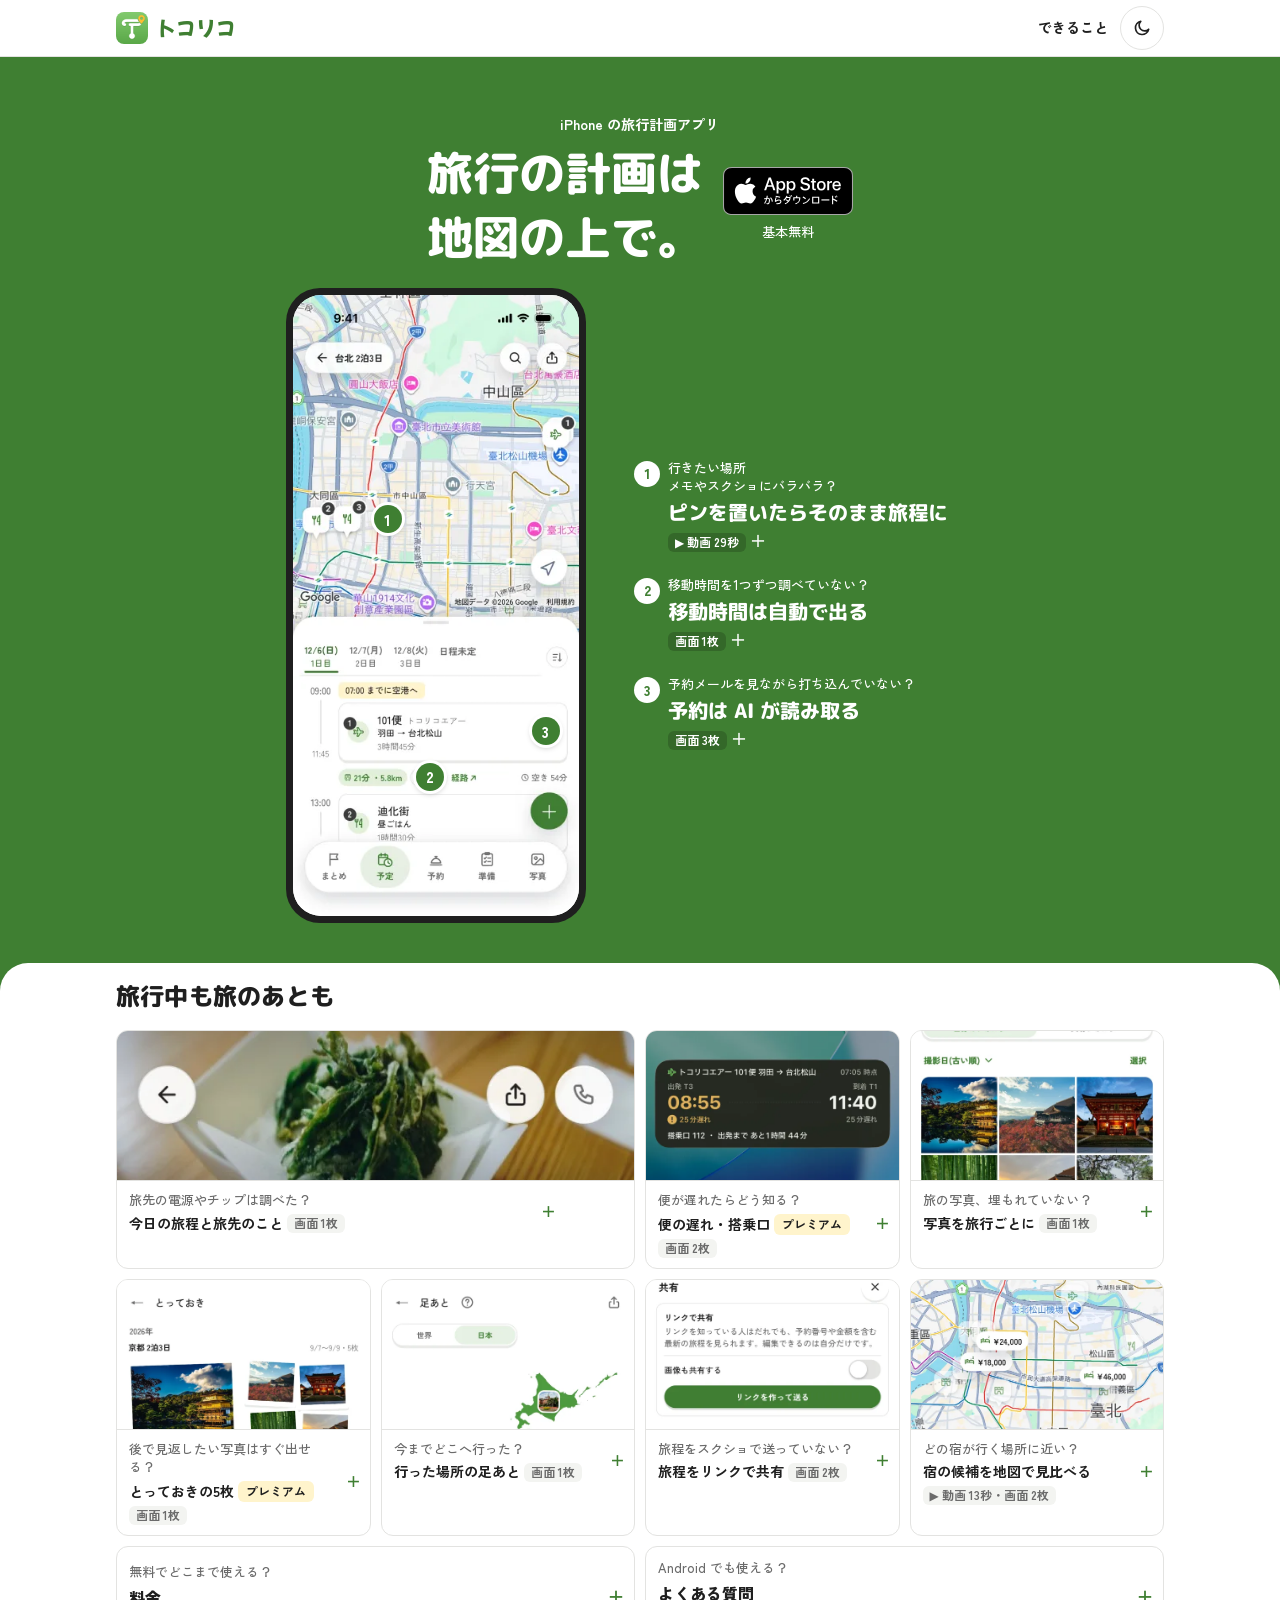
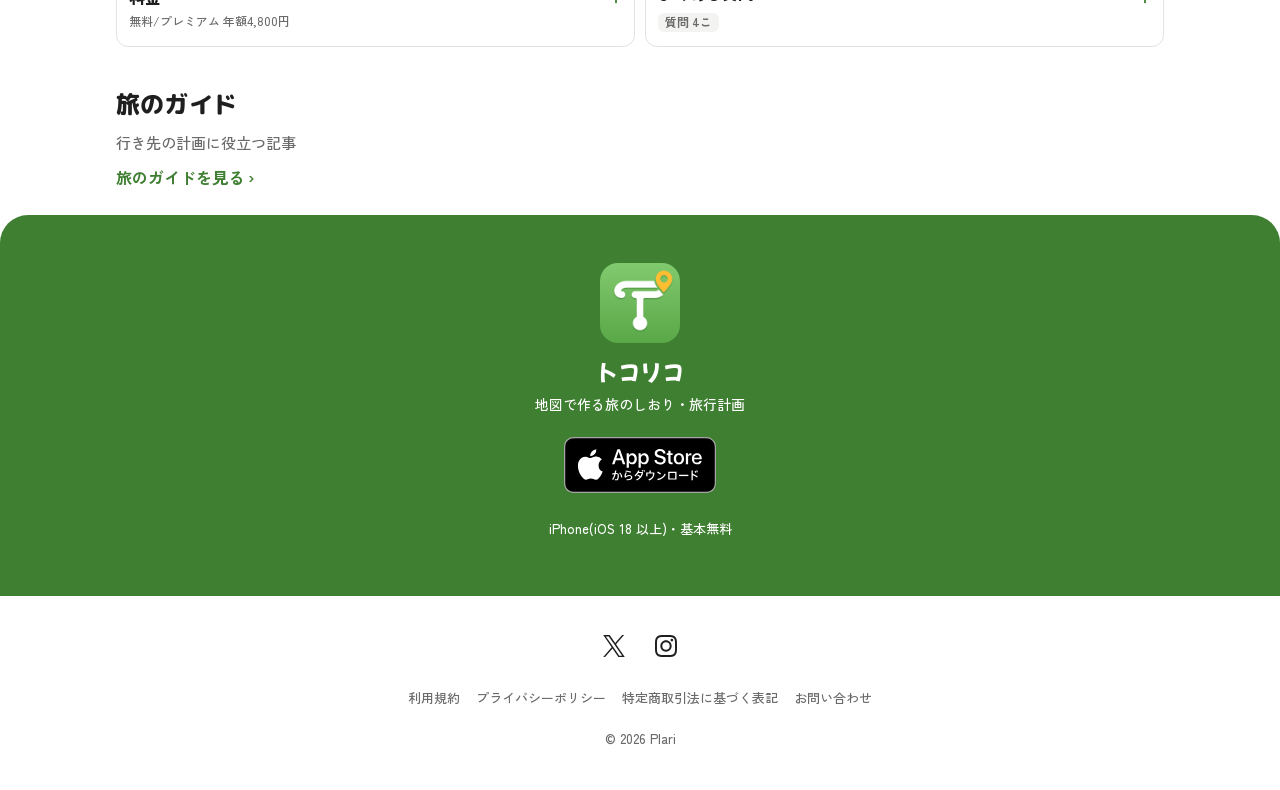
<file: index.html>
<!doctype html>
<html lang="ja">
<head>
<meta charset="utf-8">
<meta name="viewport" content="width=device-width, initial-scale=1, viewport-fit=cover">
<title>トコリコ|地図で作る旅のしおり・旅行計画アプリ</title>
<meta name="description" content="行きたい場所を地図に置くだけで、そのまま旅程に。場所と場所の間の移動時間も自動で出る、iPhone の旅行計画アプリ。予約の AI 読み取り・旅行中の便の知らせ・写真の記録・旅程の共有も。基本無料。">
<link rel="canonical" href="https://tocorico.jp/">
<meta name="theme-color" content="#FFFFFF" media="(prefers-color-scheme: light)">
<meta name="theme-color" content="#000000" media="(prefers-color-scheme: dark)">
<meta property="og:type" content="website">
<meta property="og:site_name" content="トコリコ">
<meta property="og:title" content="トコリコ|地図で作る旅のしおり・旅行計画アプリ">
<meta property="og:description" content="行きたい場所を地図に置くだけで、そのまま旅程に。場所と場所の間の移動時間も自動で出る、iPhone の旅行計画アプリ。予約の AI 読み取り・旅行中の便の知らせ・写真の記録・旅程の共有も。基本無料。">
<meta property="og:url" content="https://tocorico.jp/">
<meta property="og:image" content="https://tocorico.jp/og.png">
<meta property="og:locale" content="ja_JP">
<meta name="twitter:card" content="summary_large_image">
<link rel="icon" href="assets/icon-48.png" sizes="48x48" type="image/png">
<link rel="icon" href="assets/icon-192.png" sizes="192x192" type="image/png">
<link rel="apple-touch-icon" href="assets/icon-180.png">
<link rel="stylesheet" href="assets/top.css?v=37b1ee4f33">
<script>(function(){var t=null;try{t=sessionStorage.getItem('tc-theme')}catch(e){}if(t!=='light'&&t!=='dark'){t=(window.matchMedia&&matchMedia('(prefers-color-scheme: dark)').matches)?'dark':'light'}document.documentElement.setAttribute('data-theme',t)})();</script>
<script type="application/ld+json">{"@context":"https://schema.org","@graph":[{"@type":"Organization","@id":"https://tocorico.jp/#plari","name":"Plari","url":"https://tocorico.jp/","sameAs":["https://x.com/tocorico_app","https://www.instagram.com/tocorico_app/"]},{"@type":"MobileApplication","@id":"https://tocorico.jp/#app","name":"トコリコ","alternateName":"Tocorico","url":"https://tocorico.jp/","operatingSystem":"iOS 18.0 以上","applicationCategory":"TravelApplication","description":"地図で作る旅のしおり・旅行計画のアプリ。地図に行きたい場所を置くだけで、移動時間や予定がそろいます。予約の読み取り・フライトの情報・旅の記録・旅程の共有もできます。","inLanguage":"ja","publisher":{"@id":"https://tocorico.jp/#plari"},"downloadUrl":"https://apps.apple.com/jp/app/id6820119341","installUrl":"https://apps.apple.com/jp/app/id6820119341","offers":[{"@type":"Offer","name":"無料","price":"0","priceCurrency":"JPY"},{"@type":"Offer","name":"トコリコ プレミアム 年額プラン","price":"4800","priceCurrency":"JPY","description":"初めての方は1か月無料"},{"@type":"Offer","name":"トコリコ プレミアム 月額プラン","price":"600","priceCurrency":"JPY"}]},{"@type":"FAQPage","@id":"https://tocorico.jp/#faq","mainEntity":[{"@type":"Question","name":"無料で使えますか?","acceptedAnswer":{"@type":"Answer","text":"基本の機能は無料です。トコリコ プレミアムは年額4,800円(初めての方は1か月無料)、または月額600円です。"}},{"@type":"Question","name":"ログインは必要ですか?","acceptedAnswer":{"@type":"Answer","text":"ログインしなくても使えます。AI の読み取りなど一部の機能は、ログインすると使えるようになります。ログインは Apple のアカウントで行いますが、名前やメールアドレスの共有は不要です。"}},{"@type":"Question","name":"Android でも使えますか?","acceptedAnswer":{"@type":"Answer","text":"トコリコは iPhone(iOS 18 以上)のアプリです。Android やパソコンでは使えませんが、共有された旅程はリンクからブラウザで見られます。"}},{"@type":"Question","name":"国内旅行でも使えますか?","acceptedAnswer":{"@type":"Answer","text":"使えます。地図での予定づくり・予約・記録・共有は、国内でも海外でも同じように使えます。ただし、日本の電車の移動時間は今は表示されません。規約や規制が変われば、表示されるようになることがあります。"}}]},{"@type":"WebSite","@id":"https://tocorico.jp/#site","name":"トコリコ","url":"https://tocorico.jp/","inLanguage":"ja","publisher":{"@id":"https://tocorico.jp/#plari"}}]}</script>
<link rel="preload" href="assets/fonts/mprd-800.woff2" as="font" type="font/woff2" crossorigin>
<link rel="preload" href="assets/fonts/zkg-500.woff2" as="font" type="font/woff2" crossorigin>
<link rel="preload" href="assets/fonts/zkg-700.woff2" as="font" type="font/woff2" crossorigin>
</head>
<body><header class="hd"><div class="hd-in">
  <a class="logo" href="./" aria-label="トコリコ トップ"><img src="assets/icon-96.png" alt="" width="32" height="32"><span>トコリコ</span></a>
  <nav class="hd-nav" aria-label="ページの中"><a href="#more" class="pc">できること</a>
  <button class="theme-btn" id="themeBtn" type="button" aria-label="夜の見た目に切り替える"><svg class="ic-moon" viewBox="0 0 24 24" fill="none" stroke="currentColor" stroke-width="2" stroke-linecap="round" stroke-linejoin="round" aria-hidden="true"><path d="M20 13.5A8 8 0 1 1 10.5 4a6.5 6.5 0 0 0 9.5 9.5z"/></svg><svg class="ic-sun" viewBox="0 0 24 24" fill="none" stroke="currentColor" stroke-width="2" stroke-linecap="round" aria-hidden="true"><circle cx="12" cy="12" r="4"/><path d="M12 2.5v2M12 19.5v2M2.5 12h2M19.5 12h2M5.3 5.3l1.4 1.4M17.3 17.3l1.4 1.4M5.3 18.7l1.4-1.4M17.3 6.7l1.4-1.4"/></svg></button></nav>
</div></header><main>
<div class="s2-top"><!-- 一番上と①②③の段は、画面の幅いっぱいの緑の面(昼も夜も同じ緑) -->
<section class="s2-hero wrap" id="top">
  <p class="s2-kind">iPhone の旅行計画アプリ</p>
  <h1 class="s2-h1">旅行の計画は<br><span class="nobr">地図の上で。</span></h1>
  <div class="s2-store"><a class="store" href="https://apps.apple.com/jp/app/id6820119341"><img src="assets/app-store-badge-ja.svg" alt="App Store からダウンロード" width="131" height="48"></a><span class="sub s2-free">基本無料</span></div>
</section>

<section class="anno wrap" id="anno" aria-label="トコリコの画面の見どころ">
  <figure class="anno-fig">
    <div class="phone"><div class="scr"><picture><source media="(prefers-color-scheme: dark)" srcset="media/top-map-dark-360.webp 360w, media/top-map-dark.webp 600w" data-light="media/top-map-light-360.webp 360w, media/top-map-light.webp 600w" data-dark="media/top-map-dark-360.webp 360w, media/top-map-dark.webp 600w" sizes="(min-width: 760px) 286px, 162px"><img src="media/top-map-light.webp" data-light="media/top-map-light.webp" data-dark="media/top-map-dark.webp" srcset="media/top-map-light-360.webp 360w, media/top-map-light.webp 600w" data-srcset-light="media/top-map-light-360.webp 360w, media/top-map-light.webp 600w" data-srcset-dark="media/top-map-dark-360.webp 360w, media/top-map-dark.webp 600w" sizes="(min-width: 760px) 286px, 162px" width="600" height="1304" alt="トコリコの予定の画面:上に台北の地図と番号の印、下に1日目の旅程(101便・迪化街)と、その間の移動時間「21分・5.8km」" fetchpriority="high" class="anno-map" decoding="async"></picture></div></div>
    <button class="pin pin1" type="button" data-sheet="sh-k1" aria-haspopup="dialog" style="--x:0.2537;--y:0.3616" data-side="r" data-box="0.0174,0.3307,0.2537,0.3924" aria-label="1 ピンを置いたらそのまま旅程に">1</button>
    <button class="pin pin2" type="button" data-sheet="sh-k2" aria-haspopup="dialog" style="--x:0.4005;--y:0.7757" data-side="r" data-box="0.1592,0.762,0.4005,0.7895" aria-label="2 移動時間は自動で出る">2</button>
    <button class="pin pin3" type="button" data-sheet="sh-k3" aria-haspopup="dialog" style="--x:0.9602;--y:0.7025" data-side="l" data-box="0.1592,0.6556,0.9602,0.7494" aria-label="3 予約は AI が読み取る">3</button>
  </figure>
  <ol class="anno-list">
    <li><button class="anno-item" type="button" data-sheet="sh-k1" aria-haspopup="dialog"><span class="no">1</span><span><span class="ask">行きたい場所
メモやスクショにバラバラ？</span><b><span class="nobr">ピンを置いたら</span><span class="nobr">そのまま旅程に</span></b><span class="len"><span class="nobr">▶ 動画 29秒</span></span><i class="anno-plus" aria-hidden="true">＋</i></span></button></li>
    <li><button class="anno-item" type="button" data-sheet="sh-k2" aria-haspopup="dialog"><span class="no">2</span><span><span class="ask">移動時間を1つずつ調べていない？</span><b><span class="nobr">移動時間は</span><span class="nobr">自動で出る</span></b><span class="len"><span class="nobr">画面 1枚</span></span><i class="anno-plus" aria-hidden="true">＋</i></span></button></li>
    <li><button class="anno-item" type="button" data-sheet="sh-k3" aria-haspopup="dialog"><span class="no">3</span><span><span class="ask">予約メールを見ながら打ち込んでいない？</span><b><span class="nobr">予約は</span> <span class="nobr">AI が読み取る</span></b><span class="len"><span class="nobr">画面 3枚</span></span><i class="anno-plus" aria-hidden="true">＋</i></span></button></li>
  </ol>
</section>
</div>
<div class="s2-sheet"><!-- 上の角を丸めた地の色の面を、緑の面にかぶせる -->
<section class="tiles wrap" id="more">
  <h2 class="sec-h">旅行中も<span class="nobr">旅のあとも</span></h2>
  <div class="tile-grid">
    <button class="tile tile--wide" type="button" data-sheet="sh-t1" aria-haspopup="dialog"><span class="tile-img pos-wide"><img src="media/top-today-light.webp" data-light="media/top-today-light.webp" data-dark="media/top-today-dark.webp" width="600" height="1137" alt="旅行中の「まとめ」の画面" loading="lazy" decoding="async"></span><span class="tile-t"><span class="ask">旅先の電源やチップは調べた？</span>今日の旅程と旅先のこと<span class="len"><span class="nobr">画面 1枚</span></span><i aria-hidden="true">＋</i></span></button>
    <button class="tile" type="button" data-sheet="sh-t2" aria-haspopup="dialog"><span class="tile-img pos-la"><img src="media/top-la-light.webp" data-light="media/top-la-light.webp" data-dark="media/top-la-dark.webp" width="600" height="1304" alt="ロック画面の便の知らせ" loading="lazy" decoding="async"></span><span class="tile-t"><span class="ask">便が遅れたらどう知る？</span>便の遅れ・搭乗口<span class="tag">プレミアム</span><span class="len"><span class="nobr">画面 2枚</span></span><i aria-hidden="true">＋</i></span></button>
    <button class="tile" type="button" data-sheet="sh-t3" aria-haspopup="dialog"><span class="tile-img pos-mid"><img src="media/top-photos-light.webp" data-light="media/top-photos-light.webp" data-dark="media/top-photos-dark.webp" width="600" height="1137" alt="旅行の写真のタブ" loading="lazy" decoding="async"></span><span class="tile-t"><span class="ask">旅の写真、埋もれていない？</span>写真を旅行ごとに<span class="len"><span class="nobr">画面 1枚</span></span><i aria-hidden="true">＋</i></span></button>
    <button class="tile" type="button" data-sheet="sh-t4" aria-haspopup="dialog"><span class="tile-img pos-top2"><img src="media/top-totteoki-light.webp" data-light="media/top-totteoki-light.webp" data-dark="media/top-totteoki-dark.webp" width="600" height="1304" alt="とっておきの一覧" loading="lazy" decoding="async"></span><span class="tile-t"><span class="ask">後で見返したい写真はすぐ出せる？</span>とっておきの5枚<span class="tag">プレミアム</span><span class="len"><span class="nobr">画面 1枚</span></span><i aria-hidden="true">＋</i></span></button>
    <button class="tile" type="button" data-sheet="sh-t5" aria-haspopup="dialog"><span class="tile-img pos-top2"><img src="media/top-footprint-light.webp" data-light="media/top-footprint-light.webp" data-dark="media/top-footprint-dark.webp" width="600" height="1304" alt="足あとの地図" loading="lazy" decoding="async"></span><span class="tile-t"><span class="ask">今までどこへ行った？</span>行った場所の足あと<span class="len"><span class="nobr">画面 1枚</span></span><i aria-hidden="true">＋</i></span></button>
    <button class="tile" type="button" data-sheet="sh-t6" aria-haspopup="dialog"><span class="tile-img pos-bottom"><img src="media/top-sharewin-light.webp" data-light="media/top-sharewin-light.webp" data-dark="media/top-sharewin-dark.webp" width="600" height="1304" alt="共有の窓" loading="lazy" decoding="async"></span><span class="tile-t"><span class="ask">旅程をスクショで送っていない？</span>旅程をリンクで共有<span class="len"><span class="nobr">画面 2枚</span></span><i aria-hidden="true">＋</i></span></button>
    <button class="tile" type="button" data-sheet="sh-booking" aria-haspopup="dialog"><span class="tile-img pos-compare"><img src="media/top-compare-light.webp" data-light="media/top-compare-light.webp" data-dark="media/top-compare-dark.webp" width="600" height="1304" alt="地図の上に宿の候補の値段が並ぶ画面" loading="lazy" decoding="async"></span><span class="tile-t"><span class="ask">どの宿が行く場所に近い？</span>宿の候補を地図で見比べる<span class="len"><span class="nobr">▶ 動画 13秒・</span><span class="nobr">画面 2枚</span></span><i aria-hidden="true">＋</i></span></button>
  </div>
  <div class="info-row">
    <button class="info" type="button" data-sheet="sh-price" aria-haspopup="dialog"><span class="ask">無料でどこまで使える？</span><b>料金</b><span class="info-d">無料/プレミアム 年額4,800円</span><i aria-hidden="true">＋</i></button>
    <button class="info" type="button" data-sheet="sh-faq" aria-haspopup="dialog"><span class="ask">Android でも使える？</span><b>よくある質問</b><span class="len"><span class="nobr">質問 4こ</span></span><i aria-hidden="true">＋</i></button>
  </div>
</section>
</div>
<section class="sec wrap s2-guide" id="guide"><div data-guide-src="https://guide.tocorico.jp/latest.json" data-guide-base="https://guide.tocorico.jp/"><h2 class="sec-h">旅のガイド</h2><p class="sec-lead">行き先の計画に役立つ記事</p><a class="link guide-more" href="https://guide.tocorico.jp/">旅のガイドを見る ›</a></div></section>
<section class="end" id="download"><img class="icon" src="assets/icon-192.png" alt="トコリコのアイコン" width="80" height="80" loading="lazy"><p class="name">トコリコ</p><p class="tl">地図で作る旅のしおり・旅行計画</p><a class="store store--big" href="https://apps.apple.com/jp/app/id6820119341"><img src="assets/app-store-badge-ja.svg" alt="App Store からダウンロード" width="152" height="56"></a><p class="sub end-note">iPhone(iOS 18 以上)・基本無料</p></section>
</main>
<dialog class="zoom" id="sh-k1" aria-labelledby="sh-k1-h"><div class="zoom-card">
  <span class="grab" aria-hidden="true"></span>
  <div class="sheet-xbar"><button class="sheet-x" type="button" aria-label="閉じる" data-close>×</button></div>
  <div class="sheet-in">
  <p class="sh-trouble">行きたい場所
メモやスクショにバラバラ？</p><h2 class="sh-h" id="sh-k1-h">ピンを置いたらそのまま旅程に</h2><p class="sh-text">地図で探した場所を、日にちと時間を決めて旅程に入れられます。地図と旅程は1つの画面でつながっています。</p>
  <div class="sh-body"><div class="vwrap" data-play="idle"><div class="phone sh-phone phone--video"><div class="scr"><img class="vposter" src="media/top-v1-light-poster.webp" data-light="media/top-v1-light-poster.webp" data-dark="media/top-v1-dark-poster.webp" width="540" height="1176" alt="" loading="lazy" decoding="async"><video muted playsinline preload="none" poster="media/top-v1-light-poster.webp" src="media/top-v1-light.mp4" data-light="media/top-v1-light.mp4" data-dark="media/top-v1-dark.mp4" data-poster-light="media/top-v1-light-poster.webp" data-poster-dark="media/top-v1-dark-poster.webp" width="540" height="1176" aria-label="台北の旅行で、地図で探した場所を旅程の予定に入れる画面の動き"></video></div></div><div class="play-ctl"><span class="play-bar" aria-hidden="true"><i></i></span><button class="replay" type="button" hidden><svg viewBox="0 0 24 24" width="18" height="18" fill="none" stroke="currentColor" stroke-width="2.4" stroke-linecap="round" stroke-linejoin="round" aria-hidden="true"><path d="M3.5 12a8.5 8.5 0 1 0 2.6-6.1"/><path d="M3.5 3.5v5h5"/></svg>もう一度見る</button></div></div></div></div></div></dialog>
<dialog class="zoom" id="sh-k2" aria-labelledby="sh-k2-h"><div class="zoom-card">
  <span class="grab" aria-hidden="true"></span>
  <div class="sheet-xbar"><button class="sheet-x" type="button" aria-label="閉じる" data-close>×</button></div>
  <div class="sheet-in">
  <p class="sh-trouble">移動時間を1つずつ調べていない？</p><h2 class="sh-h" id="sh-k2-h">移動時間は自動で出る</h2><p class="sh-text">予定と予定の間に、歩き・電車などの時間と道のりが出ます。「経路」を押すと道順も見られます。</p><p class="sh-note">国や地域によって、出ない移動時間があります(日本の電車、韓国の徒歩と車など)。規約や規制が変われば、表示されるようになることがあります。</p>
  <div class="sh-body"><div class="phone sh-phone"><div class="scr"><img src="media/top-plan-light.webp" data-light="media/top-plan-light.webp" data-dark="media/top-plan-dark.webp" width="600" height="1304" alt="台北の1日目の旅程:予定の間に「21分・5.8km」などの移動時間が並ぶ" loading="lazy" decoding="async"><span class="hl hl1" aria-hidden="true"></span><span class="hl hl2" aria-hidden="true"></span><span class="hl hl3" aria-hidden="true"></span></div></div></div></div></div></dialog>
<dialog class="zoom" id="sh-k3" aria-labelledby="sh-k3-h"><div class="zoom-card">
  <span class="grab" aria-hidden="true"></span>
  <div class="sheet-xbar"><button class="sheet-x" type="button" aria-label="閉じる" data-close>×</button></div>
  <div class="sheet-in">
  <p class="sh-trouble">予約メールを見ながら打ち込んでいない？</p><h2 class="sh-h" id="sh-k3-h">予約は AI が読み取る</h2><p class="sh-text">予約のスクリーンショットや予約メールの文から、AI が日時・場所・予約番号を読み取って旅程に入れます。</p>
  <div class="sh-body"><div class="ai-steps"><div class="phone"><div class="scr"><img src="media/top-ai1-light.webp" data-light="media/top-ai1-light.webp" data-dark="media/top-ai1-dark.webp" width="600" height="1304" alt="読み取らせる予約のスクリーンショット:宿の名前・チェックインとチェックアウトの日・予約番号が書かれた予約メール" loading="lazy" decoding="async"></div></div><span class="ai-down" aria-hidden="true"><svg viewBox="0 0 24 24" width="28" height="28" fill="none" stroke="currentColor" stroke-width="2.4" stroke-linecap="round" stroke-linejoin="round"><path d="M12 4v15"/><path d="M6 13l6 6 6-6"/></svg></span><div class="phone"><div class="scr"><img src="media/top-ai2-light.webp" data-light="media/top-ai2-light.webp" data-dark="media/top-ai2-dark.webp" width="600" height="1304" alt="AI が読み取って埋めた「場所の情報を入力」:「AIで読み取りました」と予約番号・1日目 15:00〜3日目 12:00" loading="lazy" decoding="async"></div></div><span class="ai-down" aria-hidden="true"><svg viewBox="0 0 24 24" width="28" height="28" fill="none" stroke="currentColor" stroke-width="2.4" stroke-linecap="round" stroke-linejoin="round"><path d="M12 4v15"/><path d="M6 13l6 6 6-6"/></svg></span><div class="phone"><div class="scr"><img src="media/top-ai3-light.webp" data-light="media/top-ai3-light.webp" data-dark="media/top-ai3-dark.webp" width="600" height="1304" alt="予定タブの1日目の旅程に、宿が「✓ 予約済」で入った所" loading="lazy" decoding="async"></div></div></div></div></div></div></dialog>
<dialog class="zoom" id="sh-t1" aria-labelledby="sh-t1-h"><div class="zoom-card">
  <span class="grab" aria-hidden="true"></span>
  <div class="sheet-xbar"><button class="sheet-x" type="button" aria-label="閉じる" data-close>×</button></div>
  <div class="sheet-in">
  <p class="sh-trouble">旅先の電源やチップは調べた？</p><h2 class="sh-h" id="sh-t1-h">旅行中は今日のことが一目で</h2><p class="sh-text">今日の旅程と次の予定、旅先の時差・電源・お金・チップのことが、旅行の「まとめ」に並びます。</p>
  <div class="sh-body"><div class="phone phone--cut sh-phone"><div class="scr"><img src="media/top-today-light.webp" data-light="media/top-today-light.webp" data-dark="media/top-today-dark.webp" width="600" height="1137" alt="旅行中の「まとめ」:今日の旅程と旅先のこと" loading="lazy" decoding="async"></div></div></div></div></div></dialog>
<dialog class="zoom" id="sh-t2" aria-labelledby="sh-t2-h"><div class="zoom-card">
  <span class="grab" aria-hidden="true"></span>
  <div class="sheet-xbar"><button class="sheet-x" type="button" aria-label="閉じる" data-close>×</button></div>
  <div class="sheet-in">
  <p class="sh-trouble">便が遅れたらどう知る？</p><h2 class="sh-h" id="sh-t2-h">便の遅れや搭乗口が開かなくても分かる</h2><p class="sh-text">ロック画面とホーム画面に、便の遅れ・搭乗口と次の予定が出ます。変わったときはお知らせも届きます(プレミアム)。予定の通知は無料でも届きます。</p>
  <div class="sh-body"><div class="sh-pair"><div class="phone sh-phone"><div class="scr"><img src="media/top-la-light.webp" data-light="media/top-la-light.webp" data-dark="media/top-la-dark.webp" width="600" height="1304" alt="ロック画面のライブアクティビティ:101便 25分遅れ・搭乗口112" loading="lazy" decoding="async"></div></div><div class="phone sh-phone"><div class="scr"><img src="media/top-widget-light.webp" data-light="media/top-widget-light.webp" data-dark="media/top-widget-dark.webp" width="600" height="1304" alt="ホーム画面のウィジェット:101便の遅れと搭乗口" loading="lazy" decoding="async"></div></div></div></div></div></div></dialog>
<dialog class="zoom" id="sh-t3" aria-labelledby="sh-t3-h"><div class="zoom-card">
  <span class="grab" aria-hidden="true"></span>
  <div class="sheet-xbar"><button class="sheet-x" type="button" aria-label="閉じる" data-close>×</button></div>
  <div class="sheet-in">
  <p class="sh-trouble">旅の写真、埋もれていない？</p><h2 class="sh-h" id="sh-t3-h">写真を旅行ごとに</h2><p class="sh-text">旅行で撮った写真を、その旅行にまとめて残せます。</p>
  <div class="sh-body"><div class="phone phone--cut sh-phone"><div class="scr"><img src="media/top-photos-light.webp" data-light="media/top-photos-light.webp" data-dark="media/top-photos-dark.webp" width="600" height="1137" alt="京都の旅行の写真のタブ" loading="lazy" decoding="async"></div></div></div></div></div></dialog>
<dialog class="zoom" id="sh-t4" aria-labelledby="sh-t4-h"><div class="zoom-card">
  <span class="grab" aria-hidden="true"></span>
  <div class="sheet-xbar"><button class="sheet-x" type="button" aria-label="閉じる" data-close>×</button></div>
  <div class="sheet-in">
  <p class="sh-trouble">後で見返したい写真はすぐ出せる？</p><h2 class="sh-h" id="sh-t4-h">とっておきの5枚</h2><p class="sh-text">旅行ごとに、お気に入りの写真を5枚選んで残せます(プレミアム)。</p>
  <div class="sh-body"><div class="phone sh-phone"><div class="scr"><img src="media/top-totteoki-light.webp" data-light="media/top-totteoki-light.webp" data-dark="media/top-totteoki-dark.webp" width="600" height="1304" alt="とっておきの一覧:京都の旅行の5枚" loading="lazy" decoding="async"></div></div></div></div></div></dialog>
<dialog class="zoom" id="sh-t5" aria-labelledby="sh-t5-h"><div class="zoom-card">
  <span class="grab" aria-hidden="true"></span>
  <div class="sheet-xbar"><button class="sheet-x" type="button" aria-label="閉じる" data-close>×</button></div>
  <div class="sheet-in">
  <p class="sh-trouble">今までどこへ行った？</p><h2 class="sh-h" id="sh-t5-h">行った場所の足あと</h2><p class="sh-text">行った都道府県や国が、旅行の写真といっしょに地図に残ります。</p>
  <div class="sh-body"><div class="phone sh-phone"><div class="scr"><img src="media/top-footprint-light.webp" data-light="media/top-footprint-light.webp" data-dark="media/top-footprint-dark.webp" width="600" height="1304" alt="足あと:日本の地図に旅行の写真が並ぶ" loading="lazy" decoding="async"></div></div></div></div></div></dialog>
<dialog class="zoom" id="sh-t6" aria-labelledby="sh-t6-h"><div class="zoom-card">
  <span class="grab" aria-hidden="true"></span>
  <div class="sheet-xbar"><button class="sheet-x" type="button" aria-label="閉じる" data-close>×</button></div>
  <div class="sheet-in">
  <p class="sh-trouble">旅程をスクショで送っていない？</p><h2 class="sh-h" id="sh-t6-h">旅程をリンクで共有</h2><p class="sh-text">リンクを送るだけで、一緒に行く人がブラウザで旅程を見られます。</p>
  <div class="sh-body"><div class="sh-pair"><div class="phone sh-phone"><div class="scr"><img src="media/top-sharewin-light.webp" data-light="media/top-sharewin-light.webp" data-dark="media/top-sharewin-dark.webp" width="600" height="1304" alt="共有の窓:リンクを作って送る" loading="lazy" decoding="async"></div></div><div class="shot sh-card"><img src="media/top-sharepage-light.webp" data-light="media/top-sharepage-light.webp" data-dark="media/top-sharepage-dark.webp" width="600" height="582" alt="リンクを開いた人のブラウザの旅程:予定と移動時間" loading="lazy" decoding="async"></div></div></div></div></div></dialog>
<dialog class="zoom" id="sh-booking" aria-labelledby="sh-booking-h"><div class="zoom-card">
  <span class="grab" aria-hidden="true"></span>
  <div class="sheet-xbar"><button class="sheet-x" type="button" aria-label="閉じる" data-close>×</button></div>
  <div class="sheet-in">
  <p class="sh-trouble">どの宿が行く場所に近い？</p><h2 class="sh-h" id="sh-booking-h">宿の候補を地図で見比べる</h2><p class="sh-text">控えた宿の値段を、行く場所といっしょに地図の上で見比べられます。</p>
  <div class="sh-body"><ol class="steps">
  <li><p class="step-t"><span class="len">探す</span>旅行の条件のまま予約サイトを開く</p><div class="phone phone--cut sh-phone"><div class="scr"><img src="media/top-search-light.webp" data-light="media/top-search-light.webp" data-dark="media/top-search-dark.webp" width="600" height="1145" alt="トコリコの予約タブの「探す」:旅行の行き先・日程・人数の条件と、宿・飛行機などの種類の行" loading="lazy" decoding="async"></div></div></li>
  <li><p class="step-t"><span class="len">控える</span>戻ったら、見つけた宿を候補に控える</p><div class="phone sh-phone"><div class="scr"><img src="media/top-register-light.webp" data-light="media/top-register-light.webp" data-dark="media/top-register-dark.webp" width="600" height="1304" alt="「候補を登録」の窓:宿の名前・予約サイトの URL・値段・ひとことメモ" loading="lazy" decoding="async"></div></div></li>
  <li><p class="step-t"><span class="len">比べる</span>控えた宿を、行く場所と一緒に地図で見比べる</p><div class="vwrap" data-play="idle"><div class="phone sh-phone phone--video"><div class="scr"><img class="vposter" src="media/top-v2-light-poster.webp" data-light="media/top-v2-light-poster.webp" data-dark="media/top-v2-dark-poster.webp" width="540" height="1176" alt="" loading="lazy" decoding="async"><video muted playsinline preload="none" poster="media/top-v2-light-poster.webp" src="media/top-v2-light.mp4" data-light="media/top-v2-light.mp4" data-dark="media/top-v2-dark.mp4" data-poster-light="media/top-v2-light-poster.webp" data-poster-dark="media/top-v2-dark-poster.webp" width="540" height="1176" aria-label="控えた宿の候補の値段が、行く場所と一緒に地図の上に並ぶ画面の動き"></video></div></div><div class="play-ctl"><span class="play-bar" aria-hidden="true"><i></i></span><button class="replay" type="button" hidden><svg viewBox="0 0 24 24" width="18" height="18" fill="none" stroke="currentColor" stroke-width="2.4" stroke-linecap="round" stroke-linejoin="round" aria-hidden="true"><path d="M3.5 12a8.5 8.5 0 1 0 2.6-6.1"/><path d="M3.5 3.5v5h5"/></svg>もう一度見る</button></div></div></li>
</ol></div><p class="sh-foot">トコリコは、提携する予約サイトでの予約から紹介料を受け取ることがあります。</p></div></div></dialog>
<dialog class="zoom" id="sh-price" aria-labelledby="sh-price-h"><div class="zoom-card">
  <span class="grab" aria-hidden="true"></span>
  <div class="sheet-xbar"><button class="sheet-x" type="button" aria-label="閉じる" data-close>×</button></div>
  <div class="sheet-in">
  <p class="sh-trouble">無料でどこまで使える？</p><h2 class="sh-h" id="sh-price-h">料金</h2><p class="sh-text">基本の機能は無料です。</p>
  <div class="sh-body"><div class="price">
  <div class="price-card"><h3>無料</h3><p class="amt"><b>0</b>円</p><ul><li>地図で計画・移動時間・予約・準備・共有</li><li>AI の読み取りは旅行ごとに3回</li><li>写真は旅行ごとに 2GB まで</li></ul></div>
  <div class="price-card price-card--pr"><h3>トコリコ プレミアム<span class="tag">初めての方は1か月無料</span></h3><p class="amt">年額 <b>4,800</b>円<span class="sub">(月あたり400円)</span></p><p class="amt sub">または 月額 600円</p>
  <ul><li>フライト情報のお知らせ</li><li>ウィジェットとライブアクティビティ</li><li>予約内容をAI解析で登録</li><li>予約メールを転送で登録</li><li>旅行ごとに写真と動画を保存</li><li>その旅行のハイライトを記録</li><li>画像のバックアップ</li></ul></div>
</div></div></div></div></dialog>
<dialog class="zoom" id="sh-faq" aria-labelledby="sh-faq-h"><div class="zoom-card">
  <span class="grab" aria-hidden="true"></span>
  <div class="sheet-xbar"><button class="sheet-x" type="button" aria-label="閉じる" data-close>×</button></div>
  <div class="sheet-in">
  <p class="sh-trouble">Android でも使える？</p><h2 class="sh-h" id="sh-faq-h">よくある質問</h2>
  <div class="sh-body"><div class="faq"><details><summary>無料で使えますか？</summary><p>基本の機能は無料です。トコリコ プレミアムは年額4,800円(初めての方は1か月無料)、または月額600円です。</p></details><details><summary>ログインは必要ですか？</summary><p>ログインしなくても使えます。AI の読み取りなど一部の機能は、ログインすると使えるようになります。ログインは Apple のアカウントで行いますが、名前やメールアドレスの共有は不要です。</p></details><details><summary>Android でも使えますか？</summary><p>トコリコは iPhone(iOS 18 以上)のアプリです。Android やパソコンでは使えませんが、共有された旅程はリンクからブラウザで見られます。</p></details><details><summary>国内旅行でも使えますか？</summary><p>使えます。地図での予定づくり・予約・記録・共有は、国内でも海外でも同じように使えます。ただし、日本の電車の移動時間は今は表示されません。規約や規制が変われば、表示されるようになることがあります。</p></details></div></div></div></div></dialog><footer class="ft"><div class="ft-in">
  <div class="sns"><a href="https://x.com/tocorico_app" target="_blank" rel="noopener" aria-label="トコリコの公式X(@tocorico_app)"><svg viewBox="0 0 24 24" width="22" height="22" fill="currentColor" aria-hidden="true"><path d="M14.234 10.162 22.977 0h-2.072l-7.591 8.824L7.251 0H.258l9.168 13.343L.258 24H2.33l8.016-9.318L16.749 24h6.993zm-2.837 3.299-.929-1.329L3.076 1.56h3.182l5.965 8.532.929 1.329 7.754 11.09h-3.182z"/></svg></a><a href="https://www.instagram.com/tocorico_app/" target="_blank" rel="noopener" aria-label="トコリコの公式Instagram(@tocorico_app)"><svg viewBox="0 0 24 24" width="22" height="22" fill="currentColor" aria-hidden="true"><path d="M7.0301.084c-1.2768.0602-2.1487.264-2.911.5634-.7888.3075-1.4575.72-2.1228 1.3877-.6652.6677-1.075 1.3368-1.3802 2.127-.2954.7638-.4956 1.6365-.552 2.914-.0564 1.2775-.0689 1.6882-.0626 4.947.0062 3.2586.0206 3.6671.0825 4.9473.061 1.2765.264 2.1482.5635 2.9107.308.7889.72 1.4573 1.388 2.1228.6679.6655 1.3365 1.0743 2.1285 1.38.7632.295 1.6361.4961 2.9134.552 1.2773.056 1.6884.069 4.9462.0627 3.2578-.0062 3.668-.0207 4.9478-.0814 1.28-.0607 2.147-.2652 2.9098-.5633.7889-.3086 1.4578-.72 2.1228-1.3881.665-.6682 1.0745-1.3378 1.3795-2.1284.2957-.7632.4966-1.636.552-2.9124.056-1.2809.0692-1.6898.063-4.948-.0063-3.2583-.021-3.6668-.0817-4.9465-.0607-1.2797-.264-2.1487-.5633-2.9117-.3084-.7889-.72-1.4568-1.3876-2.1228C21.2982 1.33 20.628.9208 19.8378.6165 19.074.321 18.2017.1197 16.9244.0645 15.6471.0093 15.236-.005 11.977.0014 8.718.0076 8.31.0215 7.0301.0839m.1402 21.6932c-1.17-.0509-1.8053-.2453-2.2287-.408-.5606-.216-.96-.4771-1.3819-.895-.422-.4178-.6811-.8186-.9-1.378-.1644-.4234-.3624-1.058-.4171-2.228-.0595-1.2645-.072-1.6442-.079-4.848-.007-3.2037.0053-3.583.0607-4.848.05-1.169.2456-1.805.408-2.2282.216-.5613.4762-.96.895-1.3816.4188-.4217.8184-.6814 1.3783-.9003.423-.1651 1.0575-.3614 2.227-.4171 1.2655-.06 1.6447-.072 4.848-.079 3.2033-.007 3.5835.005 4.8495.0608 1.169.0508 1.8053.2445 2.228.408.5608.216.96.4754 1.3816.895.4217.4194.6816.8176.9005 1.3787.1653.4217.3617 1.056.4169 2.2263.0602 1.2655.0739 1.645.0796 4.848.0058 3.203-.0055 3.5834-.061 4.848-.051 1.17-.245 1.8055-.408 2.2294-.216.5604-.4763.96-.8954 1.3814-.419.4215-.8181.6811-1.3783.9-.4224.1649-1.0577.3617-2.2262.4174-1.2656.0595-1.6448.072-4.8493.079-3.2045.007-3.5825-.006-4.848-.0608M16.953 5.5864A1.44 1.44 0 1 0 18.39 4.144a1.44 1.44 0 0 0-1.437 1.4424M5.8385 12.012c.0067 3.4032 2.7706 6.1557 6.173 6.1493 3.4026-.0065 6.157-2.7701 6.1506-6.1733-.0065-3.4032-2.771-6.1565-6.174-6.1498-3.403.0067-6.156 2.771-6.1496 6.1738M8 12.0077a4 4 0 1 1 4.008 3.9921A3.9996 3.9996 0 0 1 8 12.0077"/></svg></a></div>
  <nav aria-label="規約とお問い合わせ"><a href="terms.html">利用規約</a><a href="privacy.html">プライバシーポリシー</a><a href="tokushoho.html">特定商取引法に基づく表記</a><a href="https://forms.gle/25uSjL89SB3fsXRS8" rel="noopener">お問い合わせ</a></nav>
  <p>© 2026 Plari</p>
</div></footer>
<script src="assets/top.js?v=37b1ee4f33" defer></script>
</body>
</html>
</file>
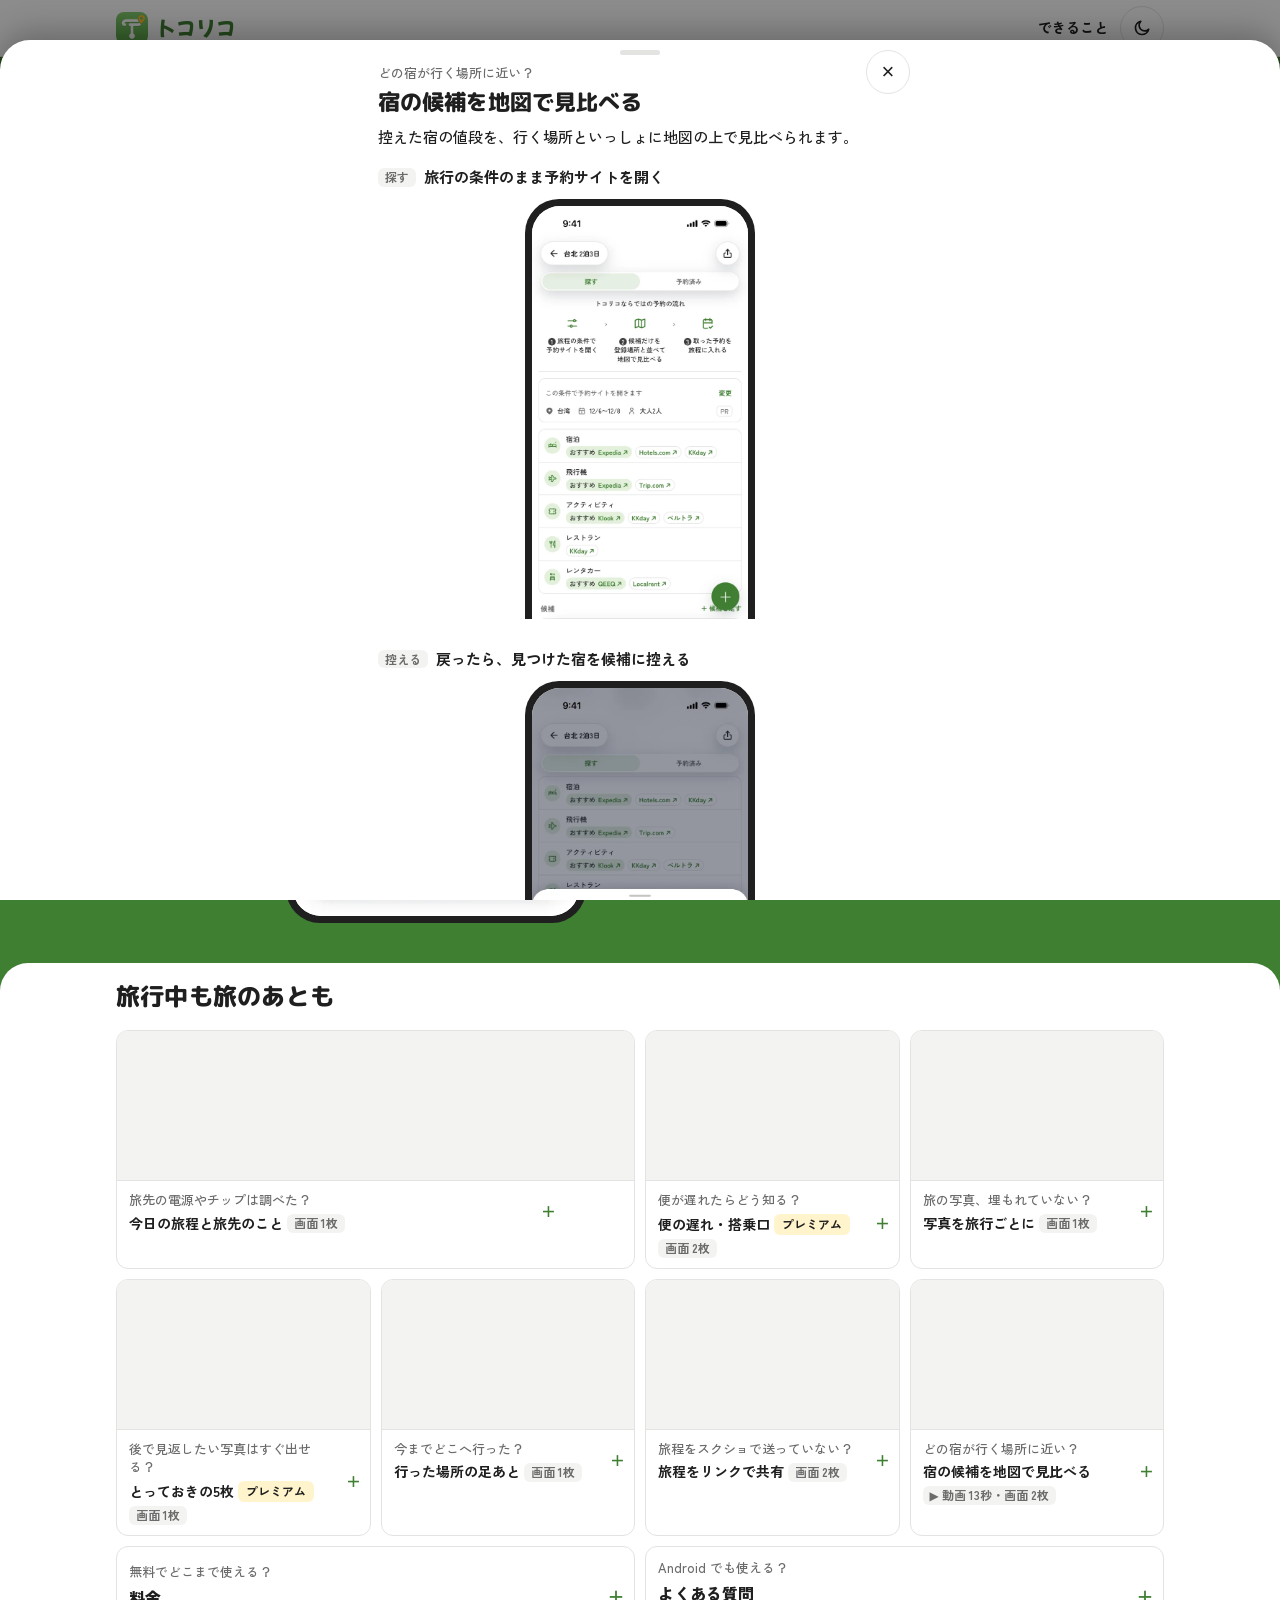
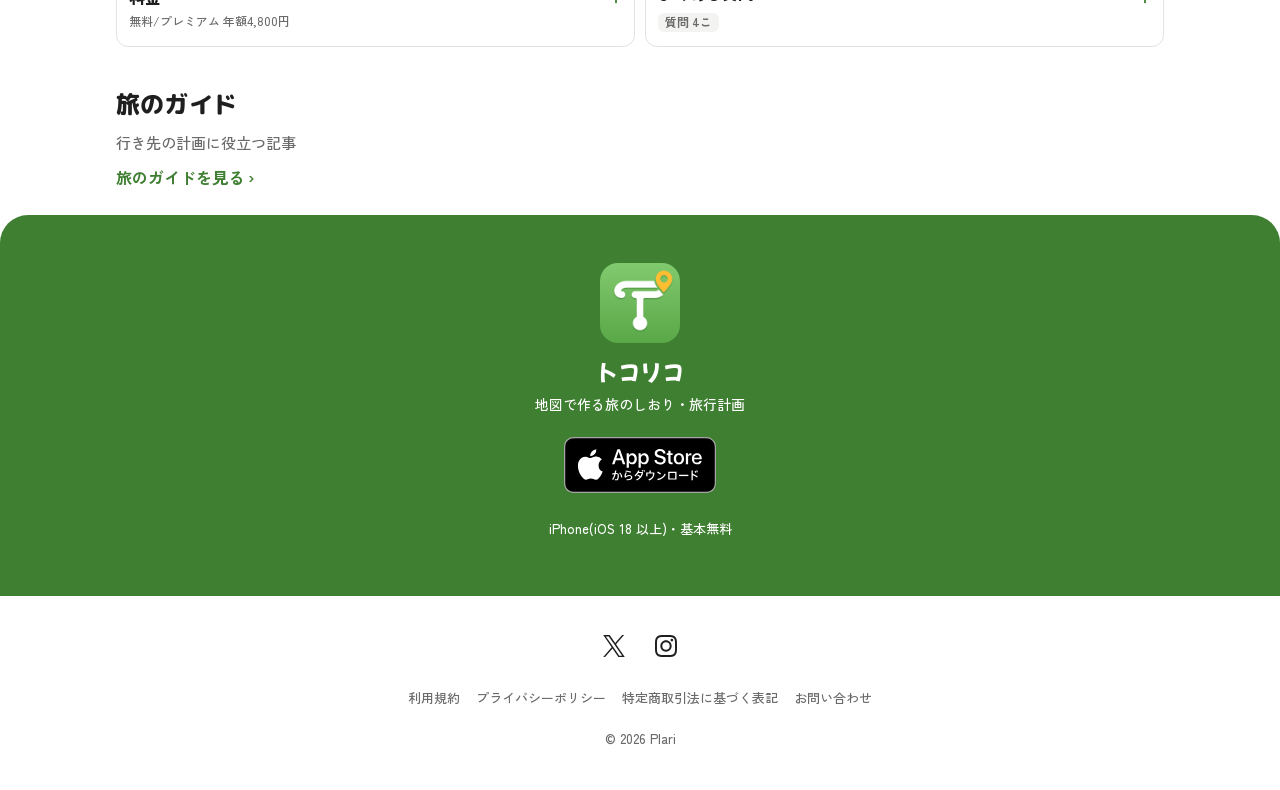
<file: booking-review.html>
<!doctype html>
<html lang="ja">
<head>
<meta charset="utf-8">
<meta name="viewport" content="width=device-width, initial-scale=1, viewport-fit=cover">
<title>宿の候補を地図で見比べる|トコリコ</title>
<meta name="description" content="控えた宿の値段を、行く場所といっしょに地図の上で見比べられます。">
<meta name="robots" content="noindex, nofollow">
<meta name="theme-color" content="#FFFFFF" media="(prefers-color-scheme: light)">
<meta name="theme-color" content="#000000" media="(prefers-color-scheme: dark)">
<meta property="og:type" content="website">
<meta property="og:site_name" content="トコリコ">
<meta property="og:title" content="宿の候補を地図で見比べる|トコリコ">
<meta property="og:description" content="控えた宿の値段を、行く場所といっしょに地図の上で見比べられます。">
<meta property="og:url" content="https://tocorico.jp/booking-review">
<meta property="og:image" content="https://tocorico.jp/og.png">
<meta property="og:locale" content="ja_JP">
<meta name="twitter:card" content="summary_large_image">
<link rel="icon" href="assets/icon-48.png" sizes="48x48" type="image/png">
<link rel="icon" href="assets/icon-192.png" sizes="192x192" type="image/png">
<link rel="apple-touch-icon" href="assets/icon-180.png">
<link rel="stylesheet" href="assets/top.css?v=37b1ee4f33">
<script>(function(){var t=null;try{t=sessionStorage.getItem('tc-theme')}catch(e){}if(t!=='light'&&t!=='dark'){t=(window.matchMedia&&matchMedia('(prefers-color-scheme: dark)').matches)?'dark':'light'}document.documentElement.setAttribute('data-theme',t)})();</script>

<script>location.replace('./#booking')</script>
</head>
<body><header class="hd"><div class="hd-in">
  <a class="logo" href="./" aria-label="トコリコ トップ"><img src="assets/icon-96.png" alt="" width="32" height="32"><span>トコリコ</span></a>
  <nav class="hd-nav" aria-label="ページの中">
  <button class="theme-btn" id="themeBtn" type="button" aria-label="夜の見た目に切り替える"><svg class="ic-moon" viewBox="0 0 24 24" fill="none" stroke="currentColor" stroke-width="2" stroke-linecap="round" stroke-linejoin="round" aria-hidden="true"><path d="M20 13.5A8 8 0 1 1 10.5 4a6.5 6.5 0 0 0 9.5 9.5z"/></svg><svg class="ic-sun" viewBox="0 0 24 24" fill="none" stroke="currentColor" stroke-width="2" stroke-linecap="round" aria-hidden="true"><circle cx="12" cy="12" r="4"/><path d="M12 2.5v2M12 19.5v2M2.5 12h2M19.5 12h2M5.3 5.3l1.4 1.4M17.3 17.3l1.4 1.4M5.3 18.7l1.4-1.4M17.3 6.7l1.4-1.4"/></svg></button></nav>
</div></header><main class="app-page"><h1>予約の説明はトップに移りました</h1><p>移動しないときは、下のリンクから開いてください。</p><a class="btn" href="./#booking">トップの予約の説明へ</a></main><footer class="ft"><div class="ft-in">
  <div class="sns"><a href="https://x.com/tocorico_app" target="_blank" rel="noopener" aria-label="トコリコの公式X(@tocorico_app)"><svg viewBox="0 0 24 24" width="22" height="22" fill="currentColor" aria-hidden="true"><path d="M14.234 10.162 22.977 0h-2.072l-7.591 8.824L7.251 0H.258l9.168 13.343L.258 24H2.33l8.016-9.318L16.749 24h6.993zm-2.837 3.299-.929-1.329L3.076 1.56h3.182l5.965 8.532.929 1.329 7.754 11.09h-3.182z"/></svg></a><a href="https://www.instagram.com/tocorico_app/" target="_blank" rel="noopener" aria-label="トコリコの公式Instagram(@tocorico_app)"><svg viewBox="0 0 24 24" width="22" height="22" fill="currentColor" aria-hidden="true"><path d="M7.0301.084c-1.2768.0602-2.1487.264-2.911.5634-.7888.3075-1.4575.72-2.1228 1.3877-.6652.6677-1.075 1.3368-1.3802 2.127-.2954.7638-.4956 1.6365-.552 2.914-.0564 1.2775-.0689 1.6882-.0626 4.947.0062 3.2586.0206 3.6671.0825 4.9473.061 1.2765.264 2.1482.5635 2.9107.308.7889.72 1.4573 1.388 2.1228.6679.6655 1.3365 1.0743 2.1285 1.38.7632.295 1.6361.4961 2.9134.552 1.2773.056 1.6884.069 4.9462.0627 3.2578-.0062 3.668-.0207 4.9478-.0814 1.28-.0607 2.147-.2652 2.9098-.5633.7889-.3086 1.4578-.72 2.1228-1.3881.665-.6682 1.0745-1.3378 1.3795-2.1284.2957-.7632.4966-1.636.552-2.9124.056-1.2809.0692-1.6898.063-4.948-.0063-3.2583-.021-3.6668-.0817-4.9465-.0607-1.2797-.264-2.1487-.5633-2.9117-.3084-.7889-.72-1.4568-1.3876-2.1228C21.2982 1.33 20.628.9208 19.8378.6165 19.074.321 18.2017.1197 16.9244.0645 15.6471.0093 15.236-.005 11.977.0014 8.718.0076 8.31.0215 7.0301.0839m.1402 21.6932c-1.17-.0509-1.8053-.2453-2.2287-.408-.5606-.216-.96-.4771-1.3819-.895-.422-.4178-.6811-.8186-.9-1.378-.1644-.4234-.3624-1.058-.4171-2.228-.0595-1.2645-.072-1.6442-.079-4.848-.007-3.2037.0053-3.583.0607-4.848.05-1.169.2456-1.805.408-2.2282.216-.5613.4762-.96.895-1.3816.4188-.4217.8184-.6814 1.3783-.9003.423-.1651 1.0575-.3614 2.227-.4171 1.2655-.06 1.6447-.072 4.848-.079 3.2033-.007 3.5835.005 4.8495.0608 1.169.0508 1.8053.2445 2.228.408.5608.216.96.4754 1.3816.895.4217.4194.6816.8176.9005 1.3787.1653.4217.3617 1.056.4169 2.2263.0602 1.2655.0739 1.645.0796 4.848.0058 3.203-.0055 3.5834-.061 4.848-.051 1.17-.245 1.8055-.408 2.2294-.216.5604-.4763.96-.8954 1.3814-.419.4215-.8181.6811-1.3783.9-.4224.1649-1.0577.3617-2.2262.4174-1.2656.0595-1.6448.072-4.8493.079-3.2045.007-3.5825-.006-4.848-.0608M16.953 5.5864A1.44 1.44 0 1 0 18.39 4.144a1.44 1.44 0 0 0-1.437 1.4424M5.8385 12.012c.0067 3.4032 2.7706 6.1557 6.173 6.1493 3.4026-.0065 6.157-2.7701 6.1506-6.1733-.0065-3.4032-2.771-6.1565-6.174-6.1498-3.403.0067-6.156 2.771-6.1496 6.1738M8 12.0077a4 4 0 1 1 4.008 3.9921A3.9996 3.9996 0 0 1 8 12.0077"/></svg></a></div>
  <nav aria-label="規約とお問い合わせ"><a href="terms.html">利用規約</a><a href="privacy.html">プライバシーポリシー</a><a href="tokushoho.html">特定商取引法に基づく表記</a><a href="https://forms.gle/25uSjL89SB3fsXRS8" rel="noopener">お問い合わせ</a></nav>
  <p>© 2026 Plari</p>
</div></footer>
<script src="assets/top.js?v=37b1ee4f33" defer></script>
</body>
</html>
</file>
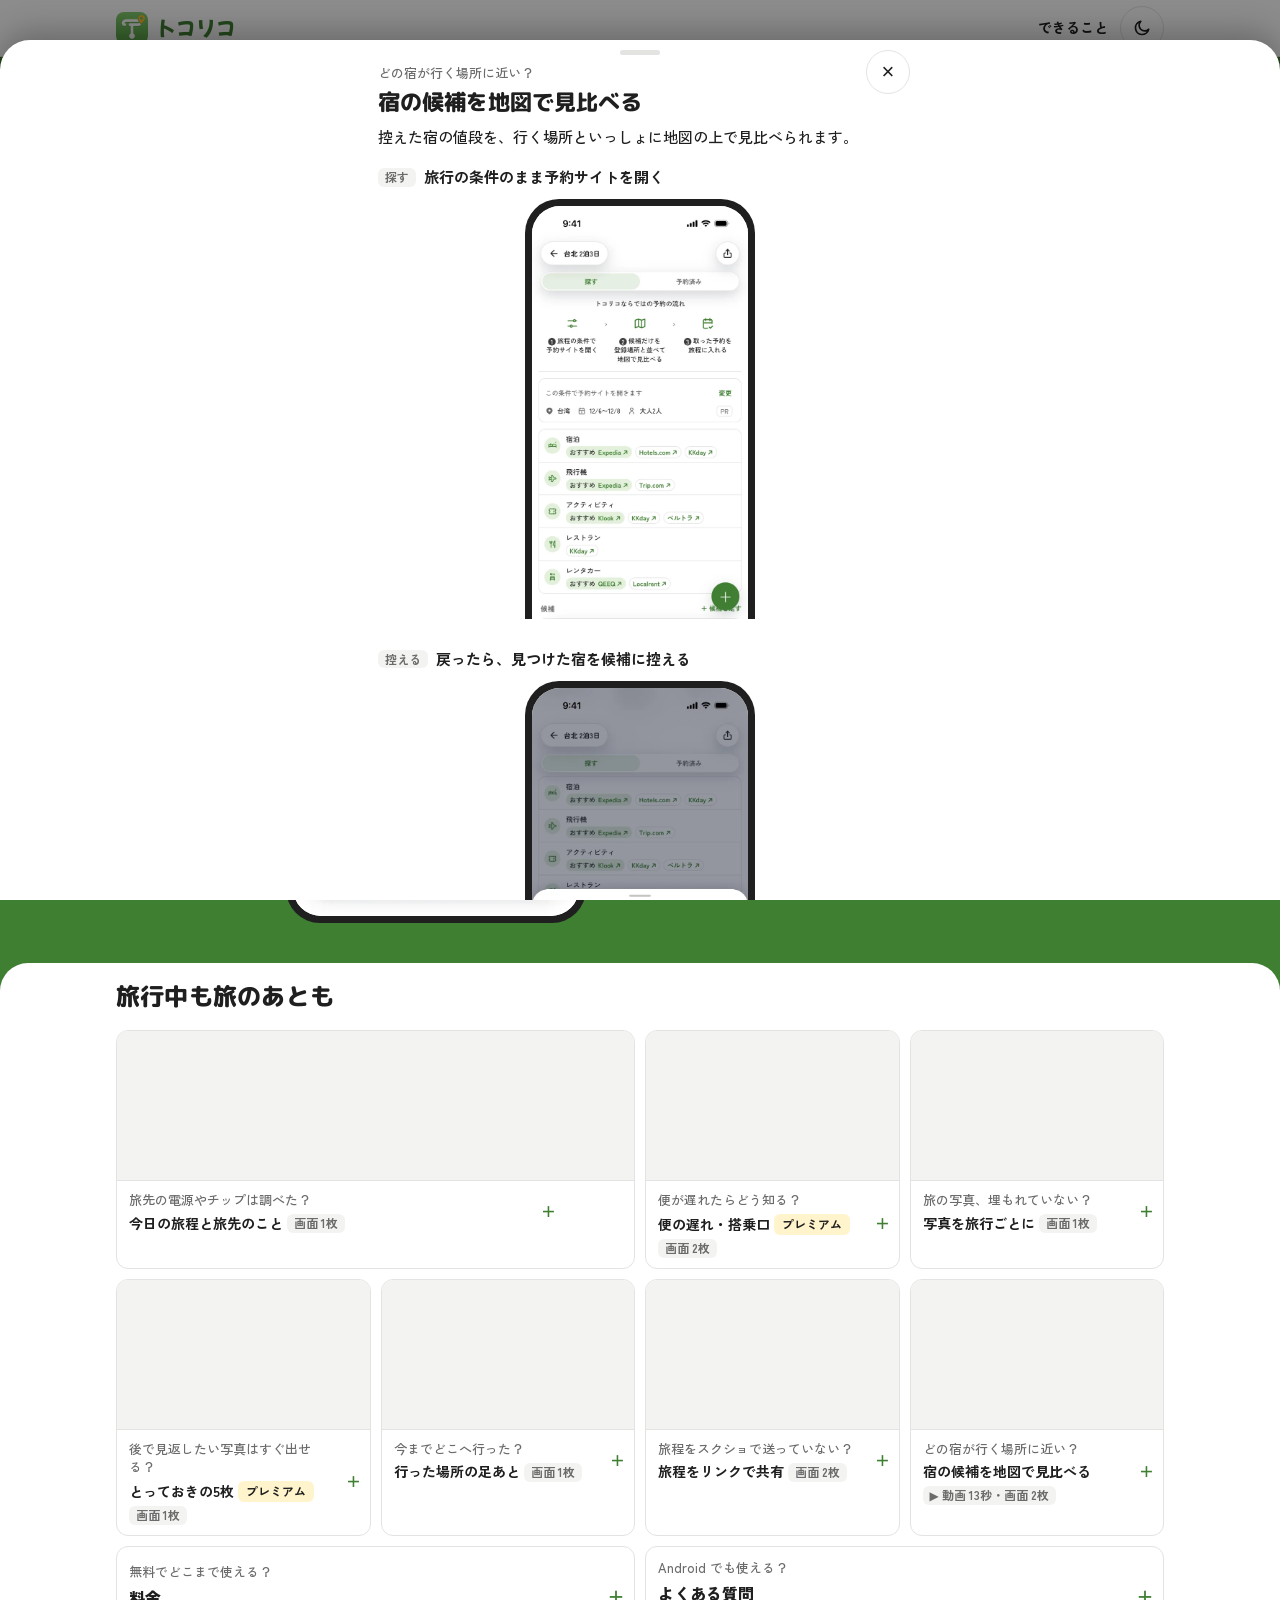
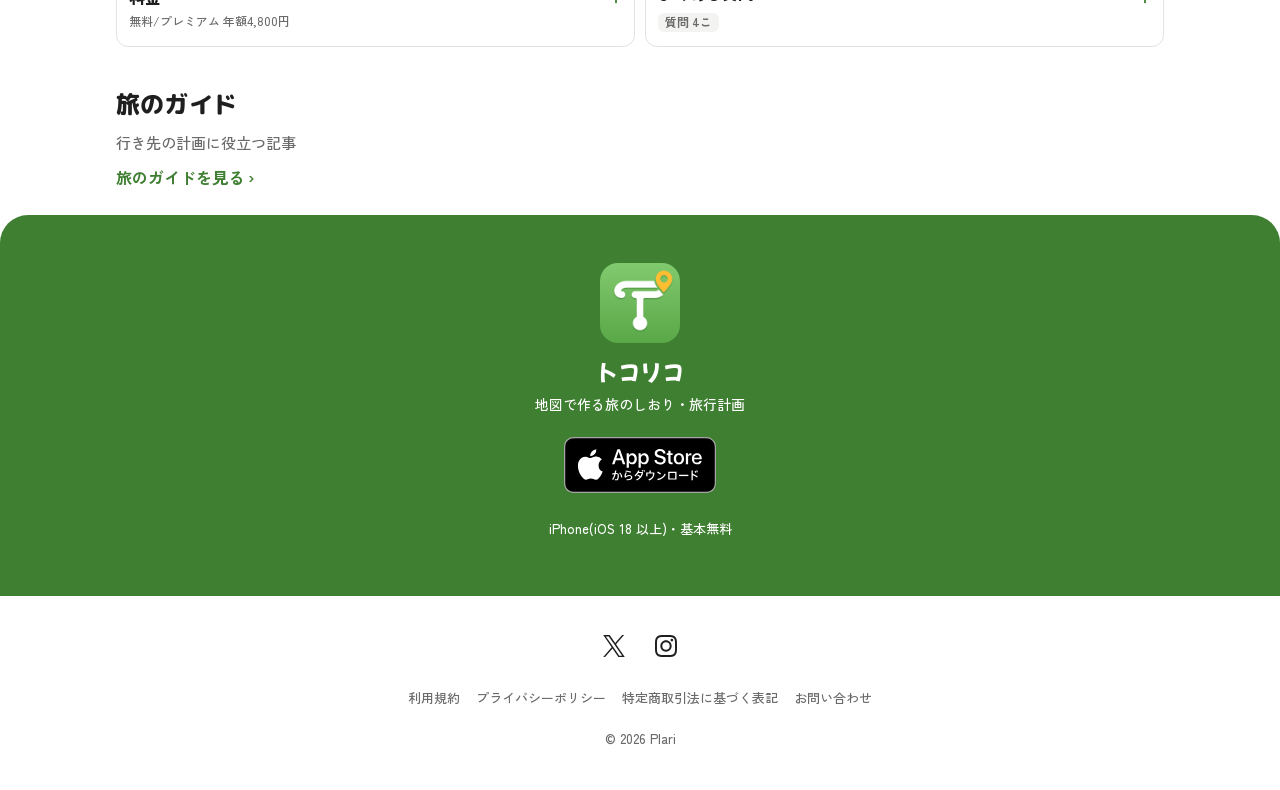
<file: booking.html>
<!doctype html>
<html lang="ja">
<head>
<meta charset="utf-8">
<meta name="viewport" content="width=device-width, initial-scale=1, viewport-fit=cover">
<title>宿の候補を地図で見比べる|トコリコ</title>
<meta name="description" content="控えた宿の値段を、行く場所といっしょに地図の上で見比べられます。">
<meta name="robots" content="noindex, nofollow">
<meta name="theme-color" content="#FFFFFF" media="(prefers-color-scheme: light)">
<meta name="theme-color" content="#000000" media="(prefers-color-scheme: dark)">
<meta property="og:type" content="website">
<meta property="og:site_name" content="トコリコ">
<meta property="og:title" content="宿の候補を地図で見比べる|トコリコ">
<meta property="og:description" content="控えた宿の値段を、行く場所といっしょに地図の上で見比べられます。">
<meta property="og:url" content="https://tocorico.jp/booking">
<meta property="og:image" content="https://tocorico.jp/og.png">
<meta property="og:locale" content="ja_JP">
<meta name="twitter:card" content="summary_large_image">
<link rel="icon" href="assets/icon-48.png" sizes="48x48" type="image/png">
<link rel="icon" href="assets/icon-192.png" sizes="192x192" type="image/png">
<link rel="apple-touch-icon" href="assets/icon-180.png">
<link rel="stylesheet" href="assets/top.css?v=37b1ee4f33">
<script>(function(){var t=null;try{t=sessionStorage.getItem('tc-theme')}catch(e){}if(t!=='light'&&t!=='dark'){t=(window.matchMedia&&matchMedia('(prefers-color-scheme: dark)').matches)?'dark':'light'}document.documentElement.setAttribute('data-theme',t)})();</script>

<script>location.replace('./#booking')</script>
</head>
<body><header class="hd"><div class="hd-in">
  <a class="logo" href="./" aria-label="トコリコ トップ"><img src="assets/icon-96.png" alt="" width="32" height="32"><span>トコリコ</span></a>
  <nav class="hd-nav" aria-label="ページの中">
  <button class="theme-btn" id="themeBtn" type="button" aria-label="夜の見た目に切り替える"><svg class="ic-moon" viewBox="0 0 24 24" fill="none" stroke="currentColor" stroke-width="2" stroke-linecap="round" stroke-linejoin="round" aria-hidden="true"><path d="M20 13.5A8 8 0 1 1 10.5 4a6.5 6.5 0 0 0 9.5 9.5z"/></svg><svg class="ic-sun" viewBox="0 0 24 24" fill="none" stroke="currentColor" stroke-width="2" stroke-linecap="round" aria-hidden="true"><circle cx="12" cy="12" r="4"/><path d="M12 2.5v2M12 19.5v2M2.5 12h2M19.5 12h2M5.3 5.3l1.4 1.4M17.3 17.3l1.4 1.4M5.3 18.7l1.4-1.4M17.3 6.7l1.4-1.4"/></svg></button></nav>
</div></header><main class="app-page"><h1>予約の説明はトップに移りました</h1><p>移動しないときは、下のリンクから開いてください。</p><a class="btn" href="./#booking">トップの予約の説明へ</a></main><footer class="ft"><div class="ft-in">
  <div class="sns"><a href="https://x.com/tocorico_app" target="_blank" rel="noopener" aria-label="トコリコの公式X(@tocorico_app)"><svg viewBox="0 0 24 24" width="22" height="22" fill="currentColor" aria-hidden="true"><path d="M14.234 10.162 22.977 0h-2.072l-7.591 8.824L7.251 0H.258l9.168 13.343L.258 24H2.33l8.016-9.318L16.749 24h6.993zm-2.837 3.299-.929-1.329L3.076 1.56h3.182l5.965 8.532.929 1.329 7.754 11.09h-3.182z"/></svg></a><a href="https://www.instagram.com/tocorico_app/" target="_blank" rel="noopener" aria-label="トコリコの公式Instagram(@tocorico_app)"><svg viewBox="0 0 24 24" width="22" height="22" fill="currentColor" aria-hidden="true"><path d="M7.0301.084c-1.2768.0602-2.1487.264-2.911.5634-.7888.3075-1.4575.72-2.1228 1.3877-.6652.6677-1.075 1.3368-1.3802 2.127-.2954.7638-.4956 1.6365-.552 2.914-.0564 1.2775-.0689 1.6882-.0626 4.947.0062 3.2586.0206 3.6671.0825 4.9473.061 1.2765.264 2.1482.5635 2.9107.308.7889.72 1.4573 1.388 2.1228.6679.6655 1.3365 1.0743 2.1285 1.38.7632.295 1.6361.4961 2.9134.552 1.2773.056 1.6884.069 4.9462.0627 3.2578-.0062 3.668-.0207 4.9478-.0814 1.28-.0607 2.147-.2652 2.9098-.5633.7889-.3086 1.4578-.72 2.1228-1.3881.665-.6682 1.0745-1.3378 1.3795-2.1284.2957-.7632.4966-1.636.552-2.9124.056-1.2809.0692-1.6898.063-4.948-.0063-3.2583-.021-3.6668-.0817-4.9465-.0607-1.2797-.264-2.1487-.5633-2.9117-.3084-.7889-.72-1.4568-1.3876-2.1228C21.2982 1.33 20.628.9208 19.8378.6165 19.074.321 18.2017.1197 16.9244.0645 15.6471.0093 15.236-.005 11.977.0014 8.718.0076 8.31.0215 7.0301.0839m.1402 21.6932c-1.17-.0509-1.8053-.2453-2.2287-.408-.5606-.216-.96-.4771-1.3819-.895-.422-.4178-.6811-.8186-.9-1.378-.1644-.4234-.3624-1.058-.4171-2.228-.0595-1.2645-.072-1.6442-.079-4.848-.007-3.2037.0053-3.583.0607-4.848.05-1.169.2456-1.805.408-2.2282.216-.5613.4762-.96.895-1.3816.4188-.4217.8184-.6814 1.3783-.9003.423-.1651 1.0575-.3614 2.227-.4171 1.2655-.06 1.6447-.072 4.848-.079 3.2033-.007 3.5835.005 4.8495.0608 1.169.0508 1.8053.2445 2.228.408.5608.216.96.4754 1.3816.895.4217.4194.6816.8176.9005 1.3787.1653.4217.3617 1.056.4169 2.2263.0602 1.2655.0739 1.645.0796 4.848.0058 3.203-.0055 3.5834-.061 4.848-.051 1.17-.245 1.8055-.408 2.2294-.216.5604-.4763.96-.8954 1.3814-.419.4215-.8181.6811-1.3783.9-.4224.1649-1.0577.3617-2.2262.4174-1.2656.0595-1.6448.072-4.8493.079-3.2045.007-3.5825-.006-4.848-.0608M16.953 5.5864A1.44 1.44 0 1 0 18.39 4.144a1.44 1.44 0 0 0-1.437 1.4424M5.8385 12.012c.0067 3.4032 2.7706 6.1557 6.173 6.1493 3.4026-.0065 6.157-2.7701 6.1506-6.1733-.0065-3.4032-2.771-6.1565-6.174-6.1498-3.403.0067-6.156 2.771-6.1496 6.1738M8 12.0077a4 4 0 1 1 4.008 3.9921A3.9996 3.9996 0 0 1 8 12.0077"/></svg></a></div>
  <nav aria-label="規約とお問い合わせ"><a href="terms.html">利用規約</a><a href="privacy.html">プライバシーポリシー</a><a href="tokushoho.html">特定商取引法に基づく表記</a><a href="https://forms.gle/25uSjL89SB3fsXRS8" rel="noopener">お問い合わせ</a></nav>
  <p>© 2026 Plari</p>
</div></footer>
<script src="assets/top.js?v=37b1ee4f33" defer></script>
</body>
</html>
</file>
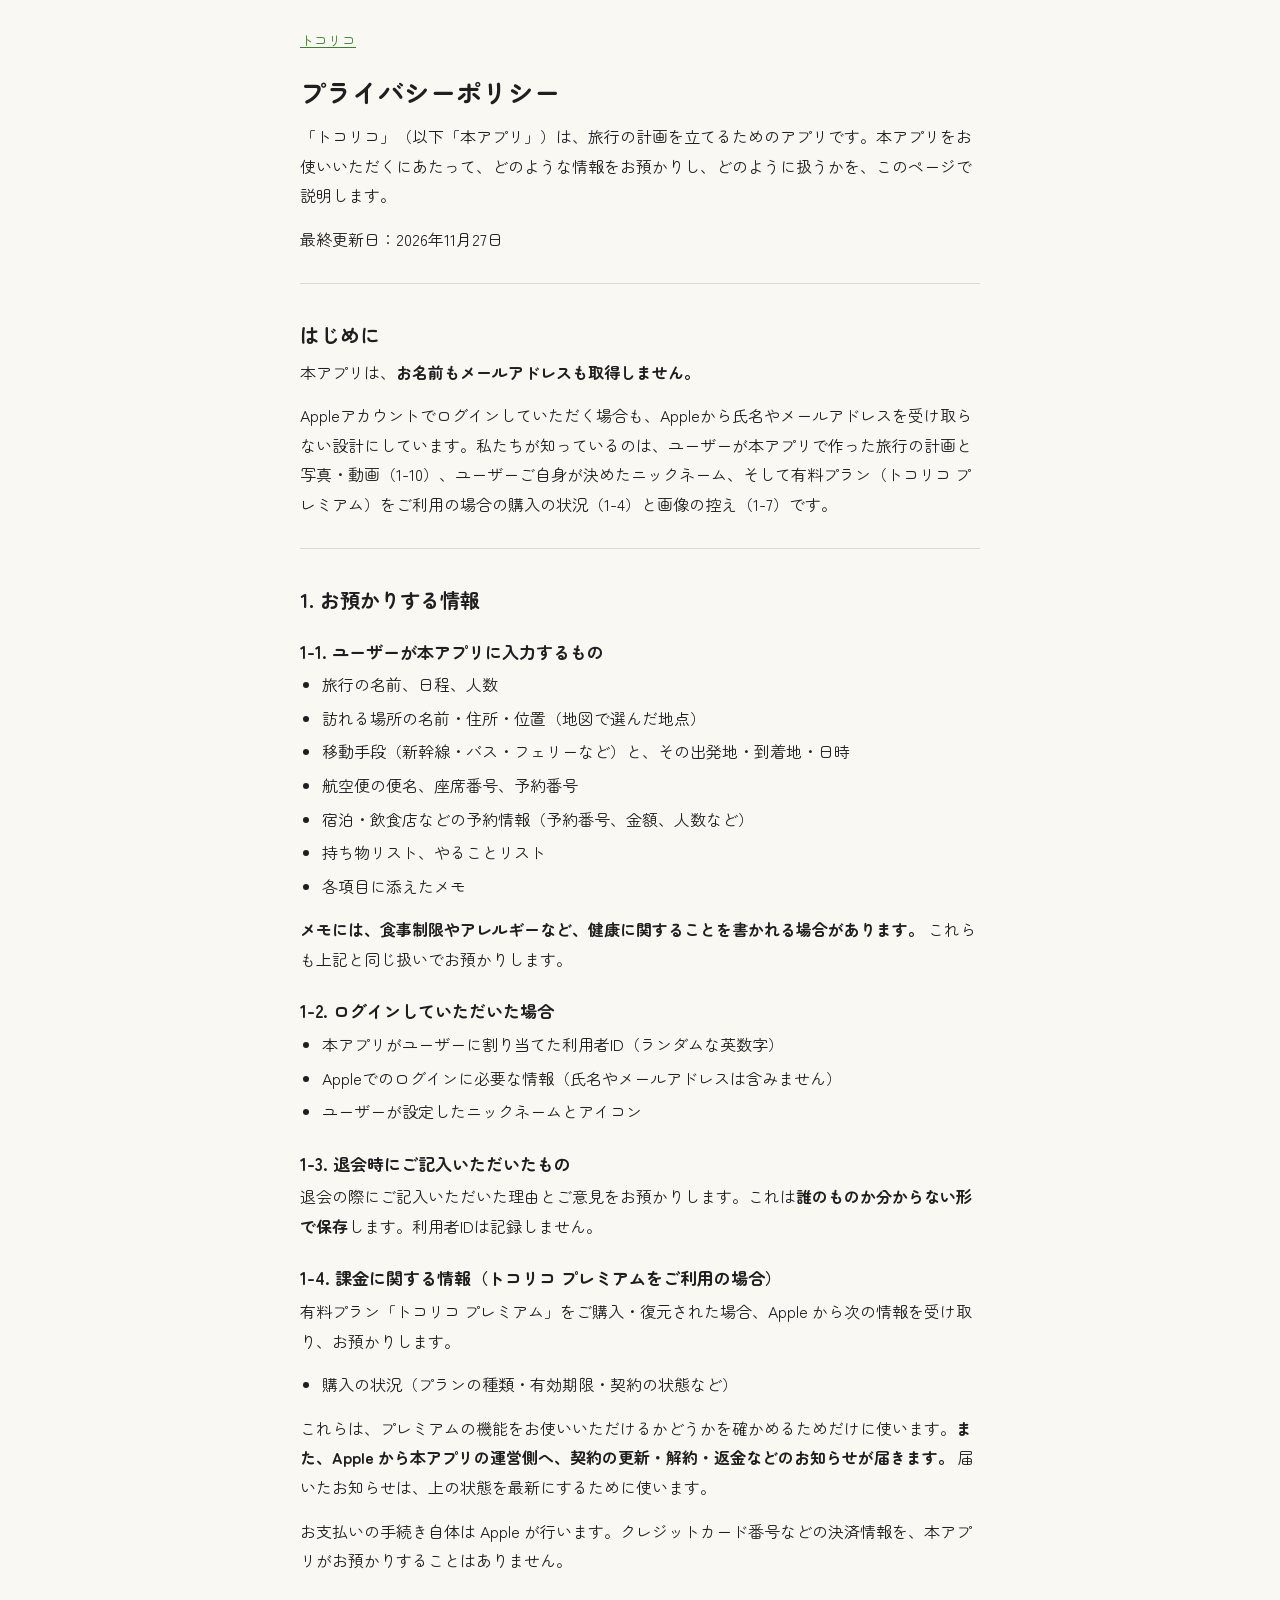
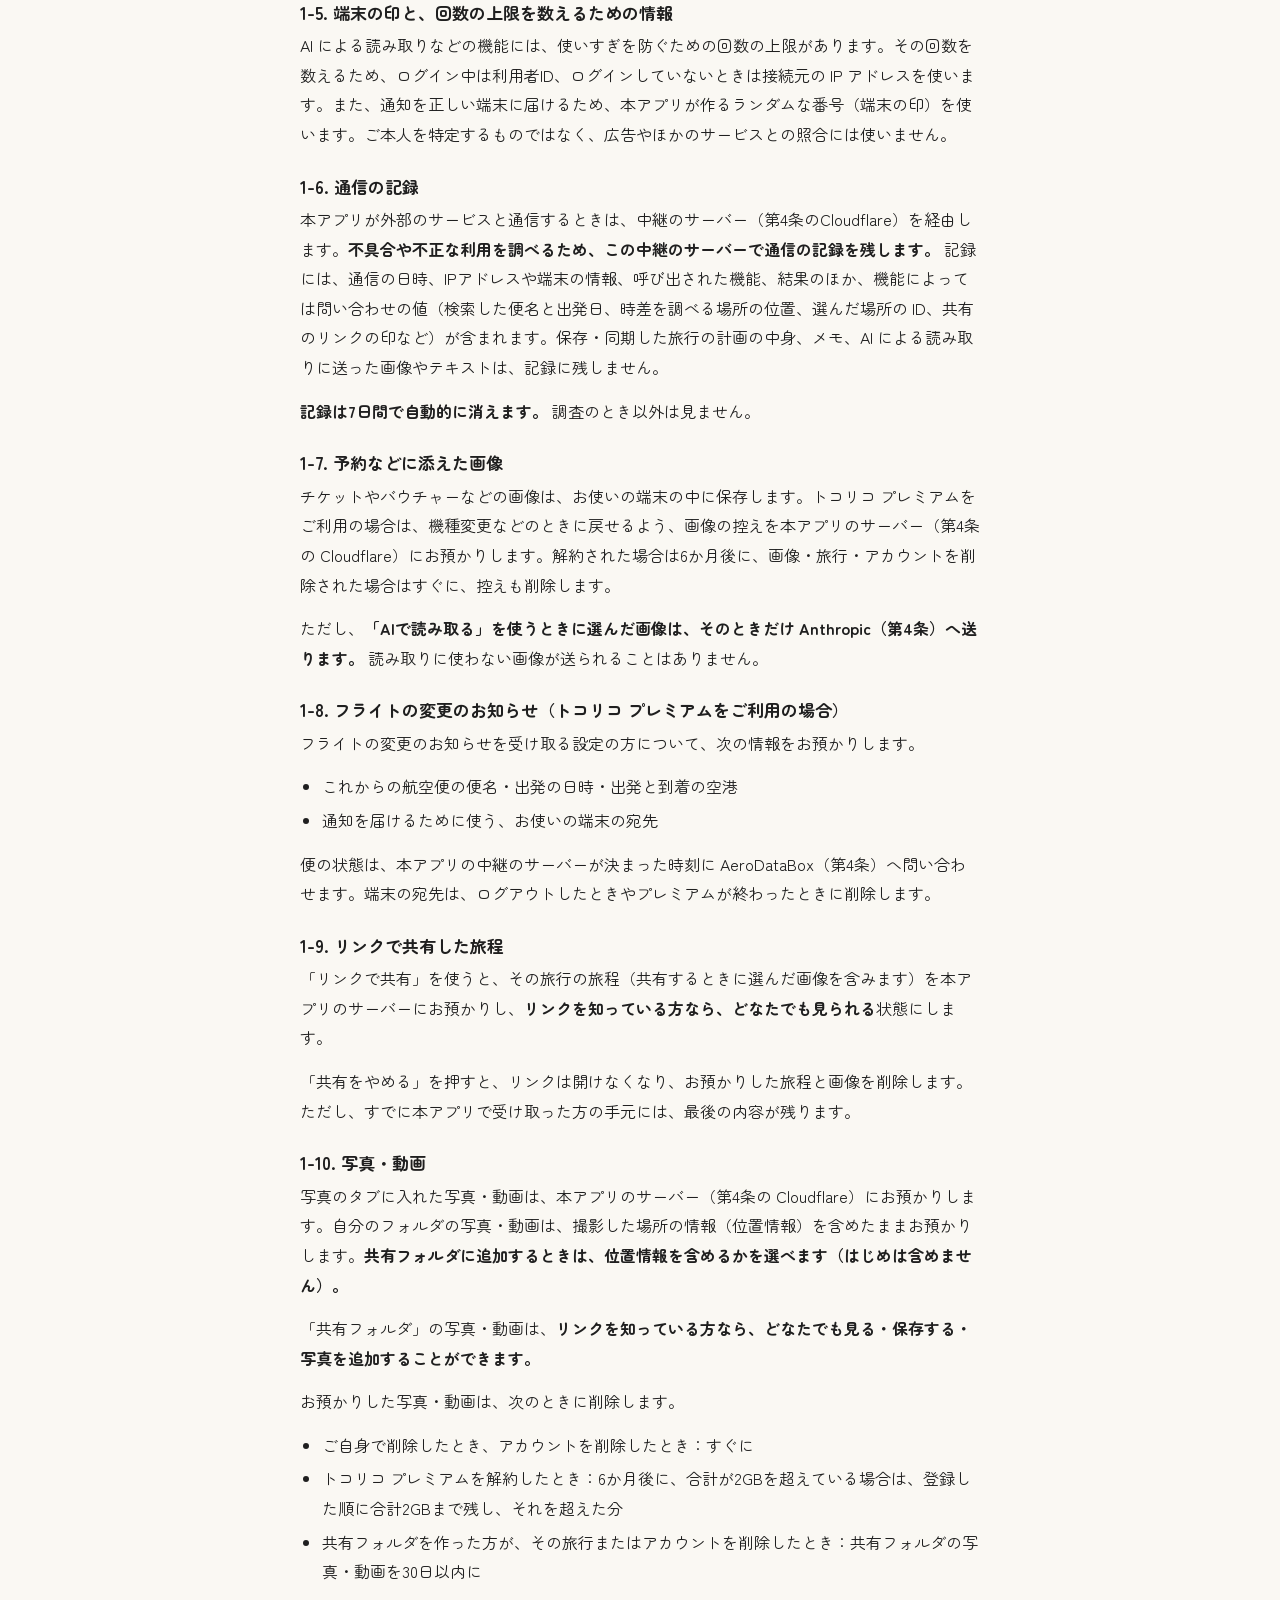
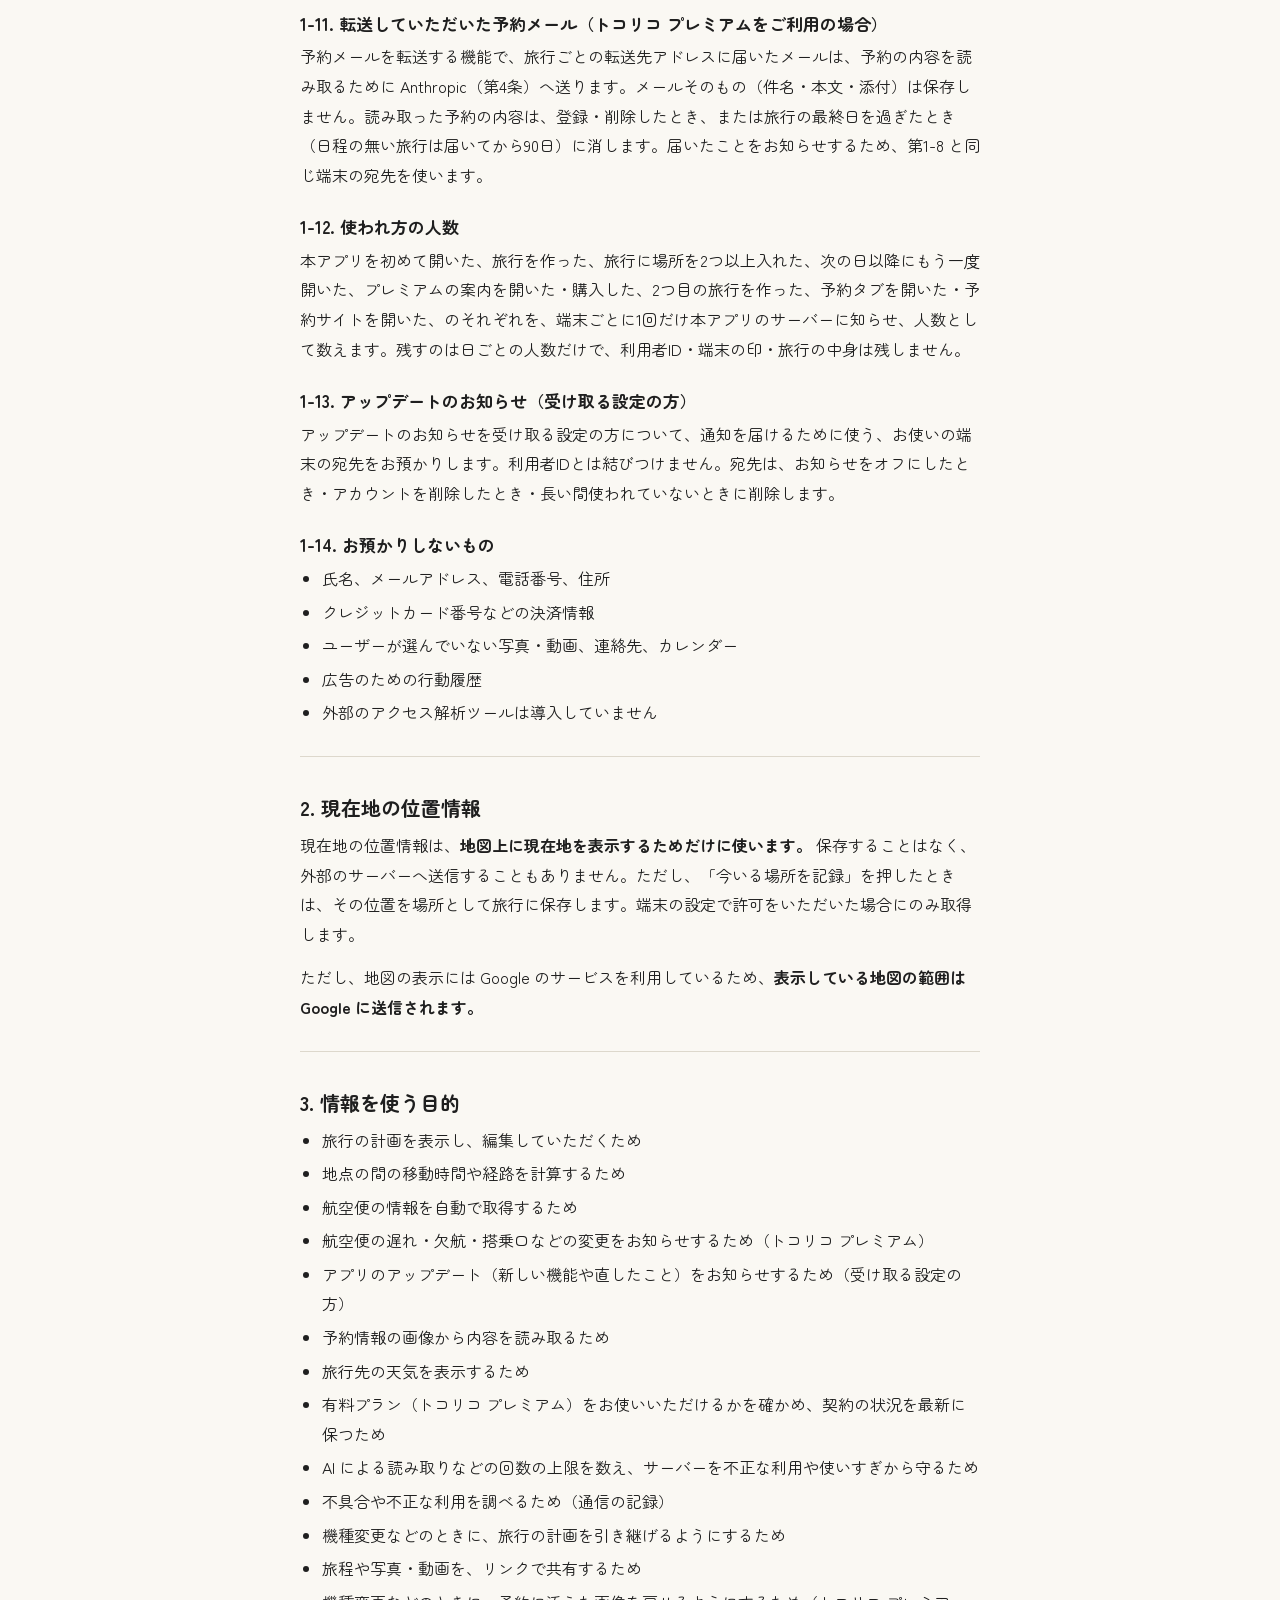
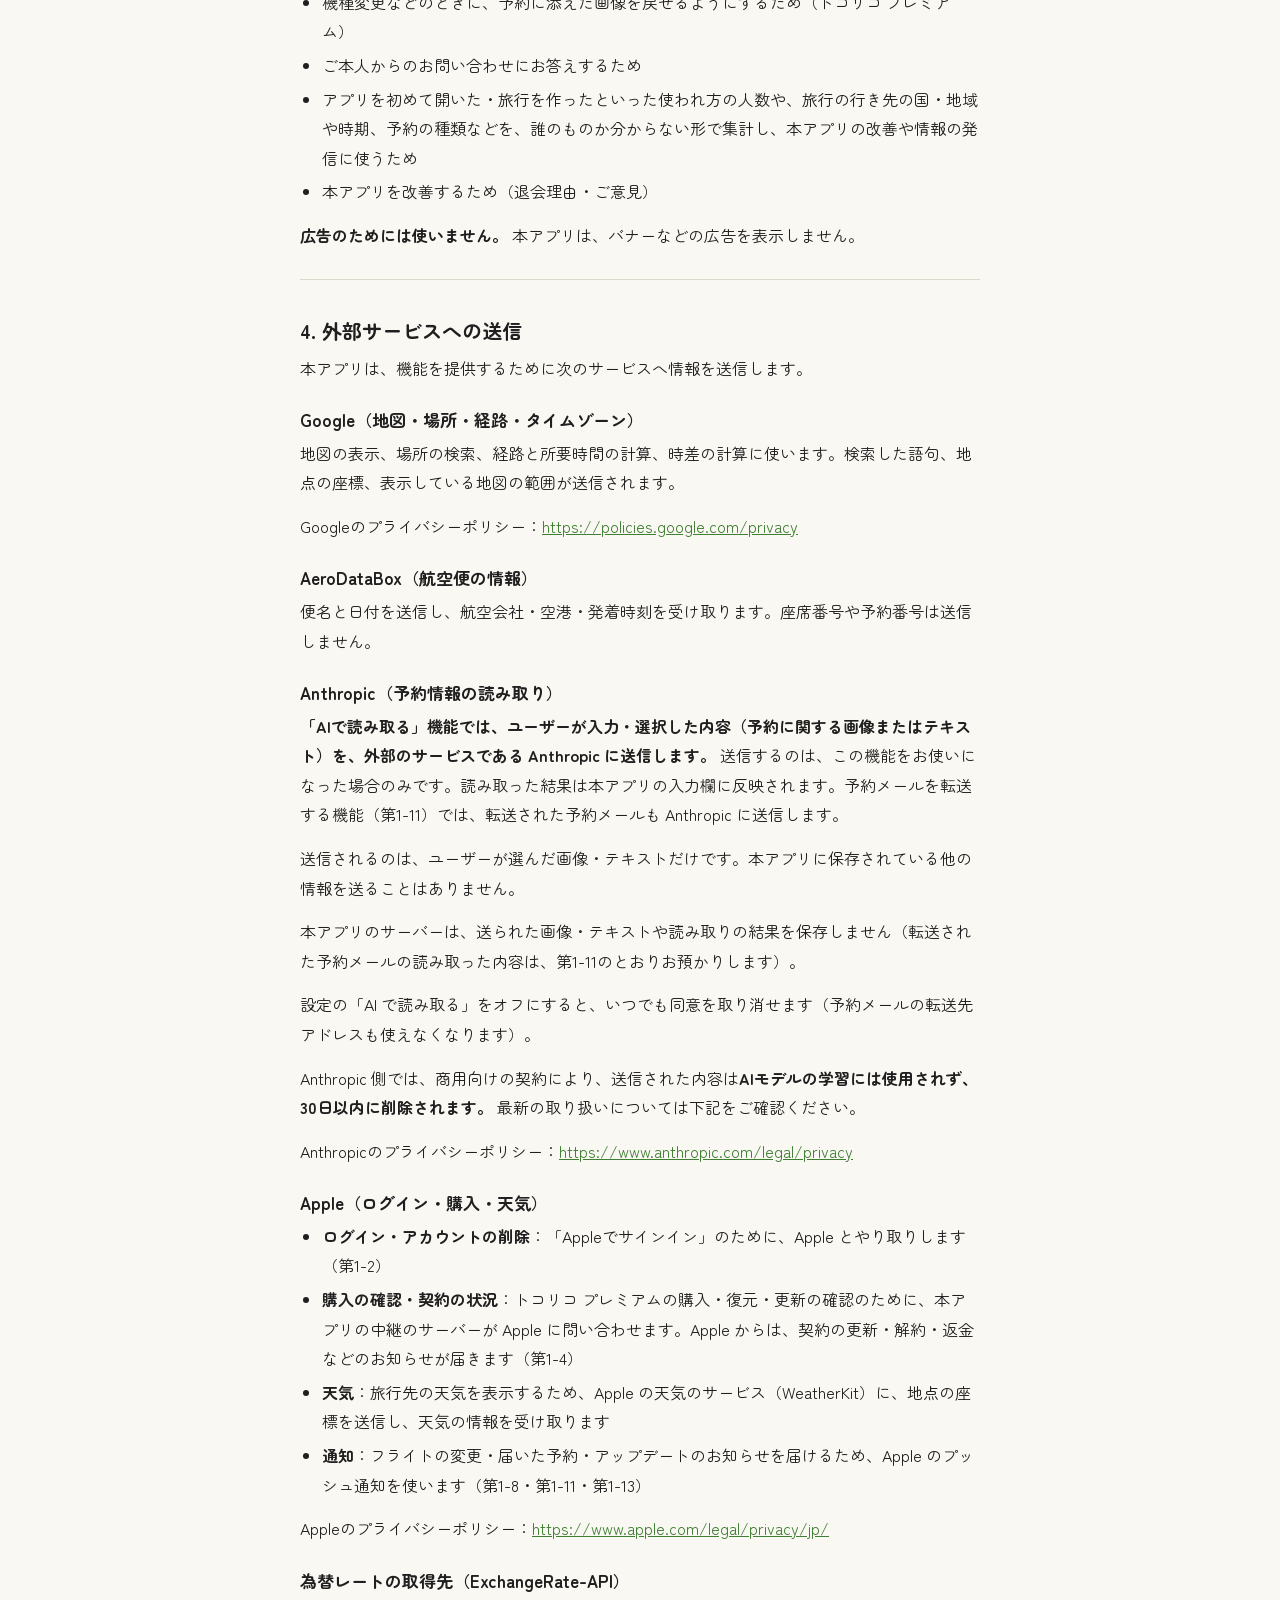
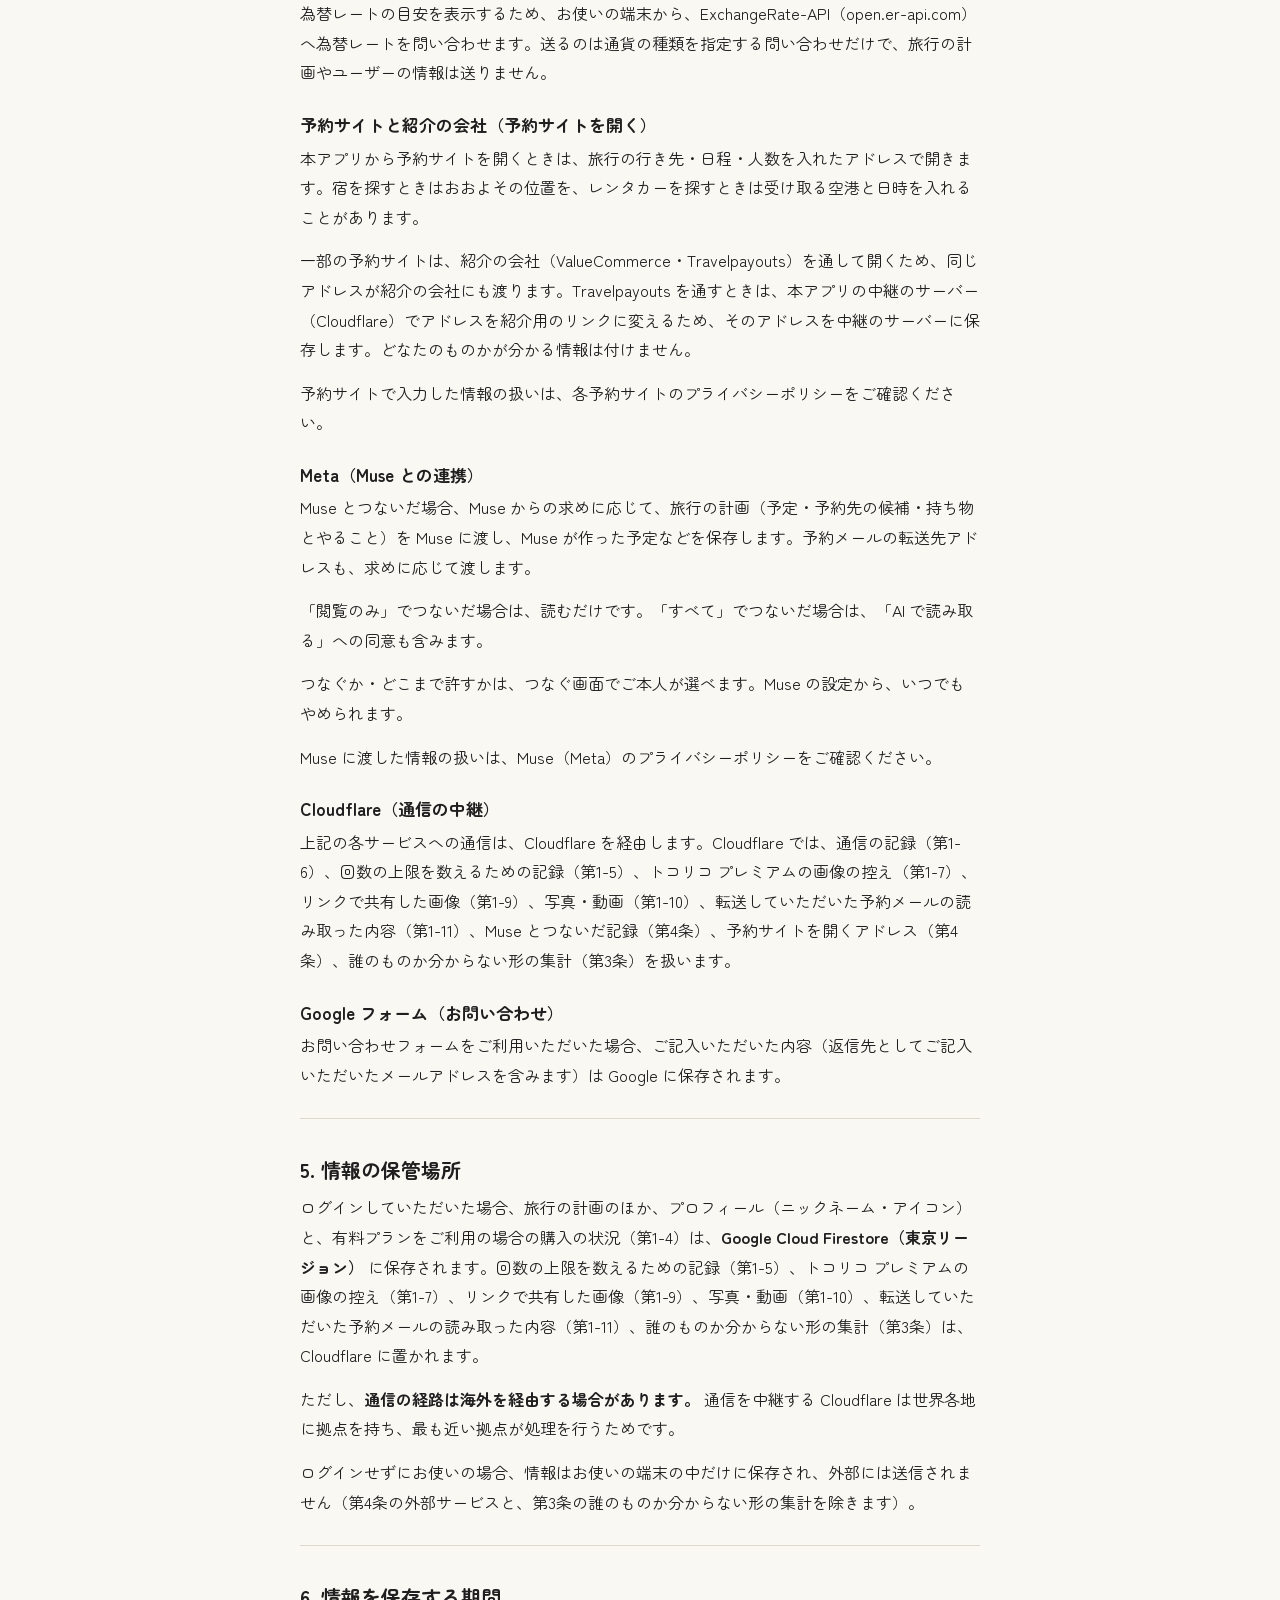
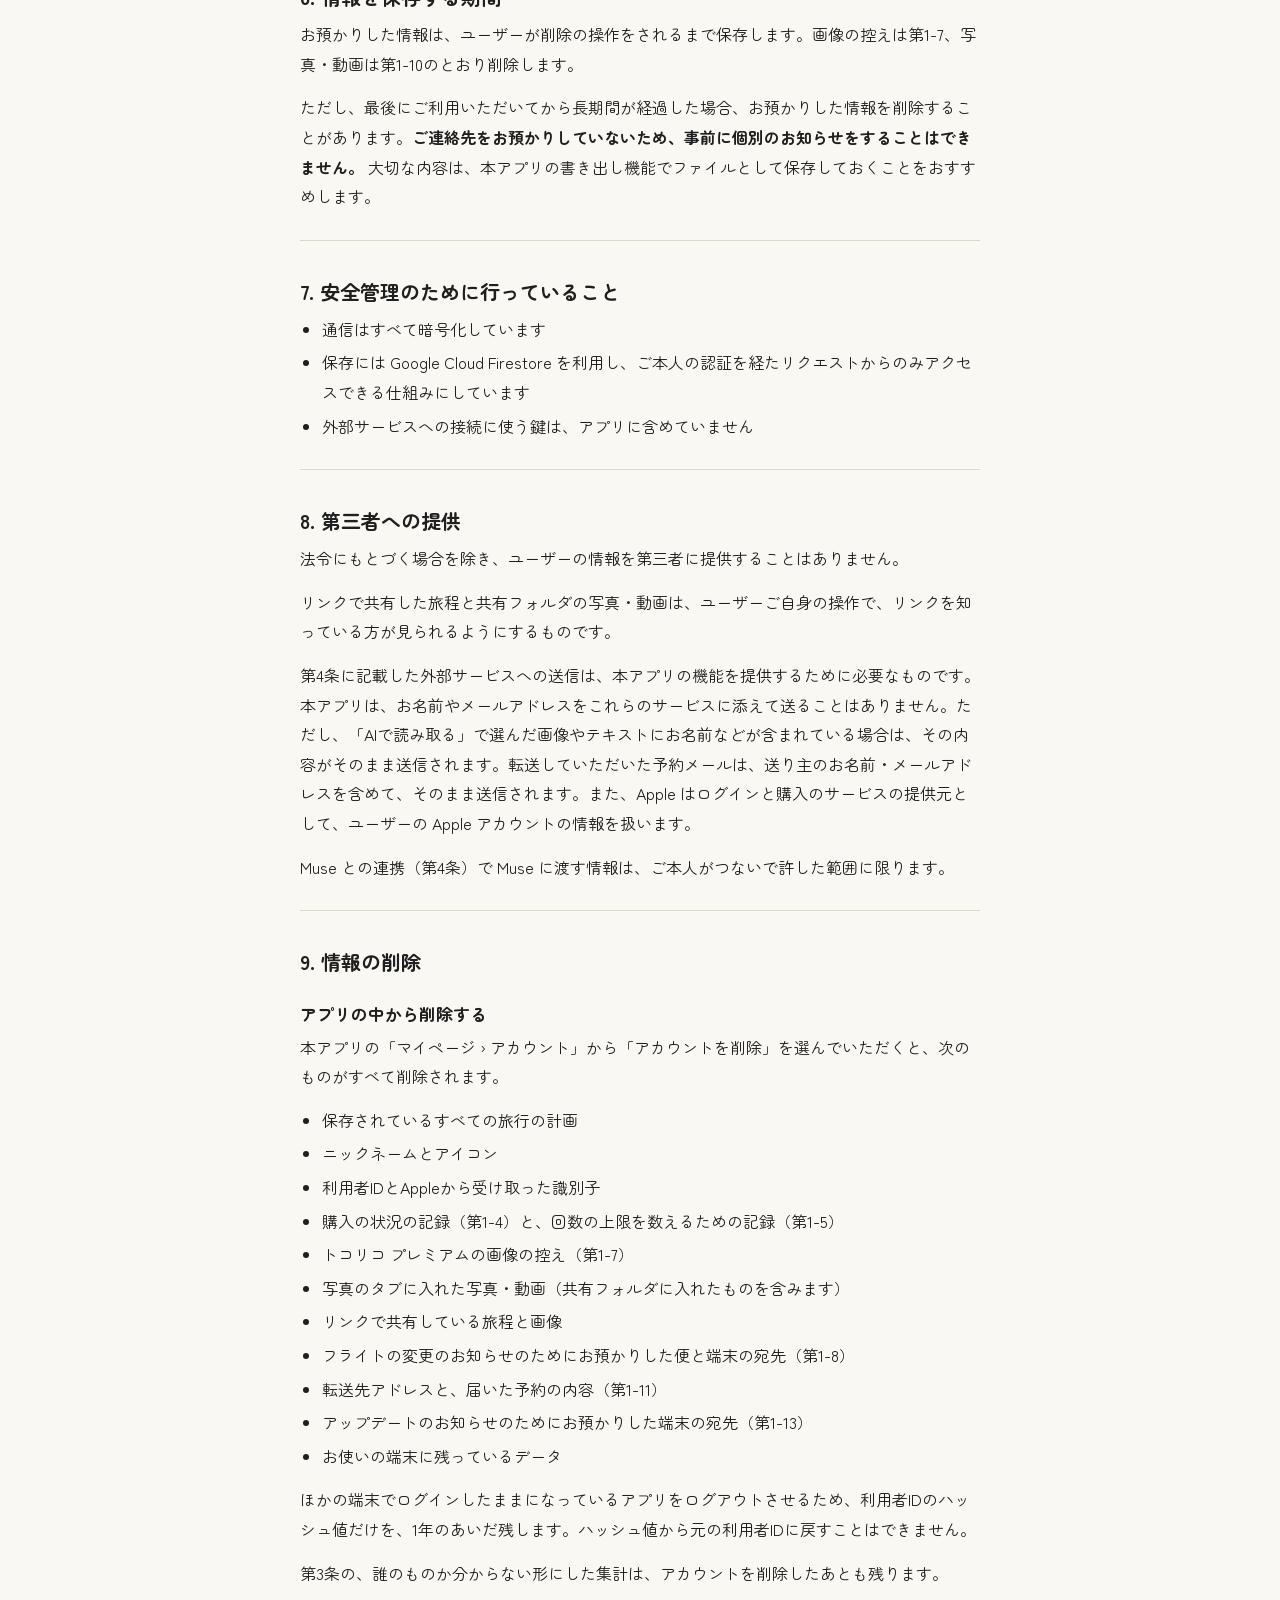
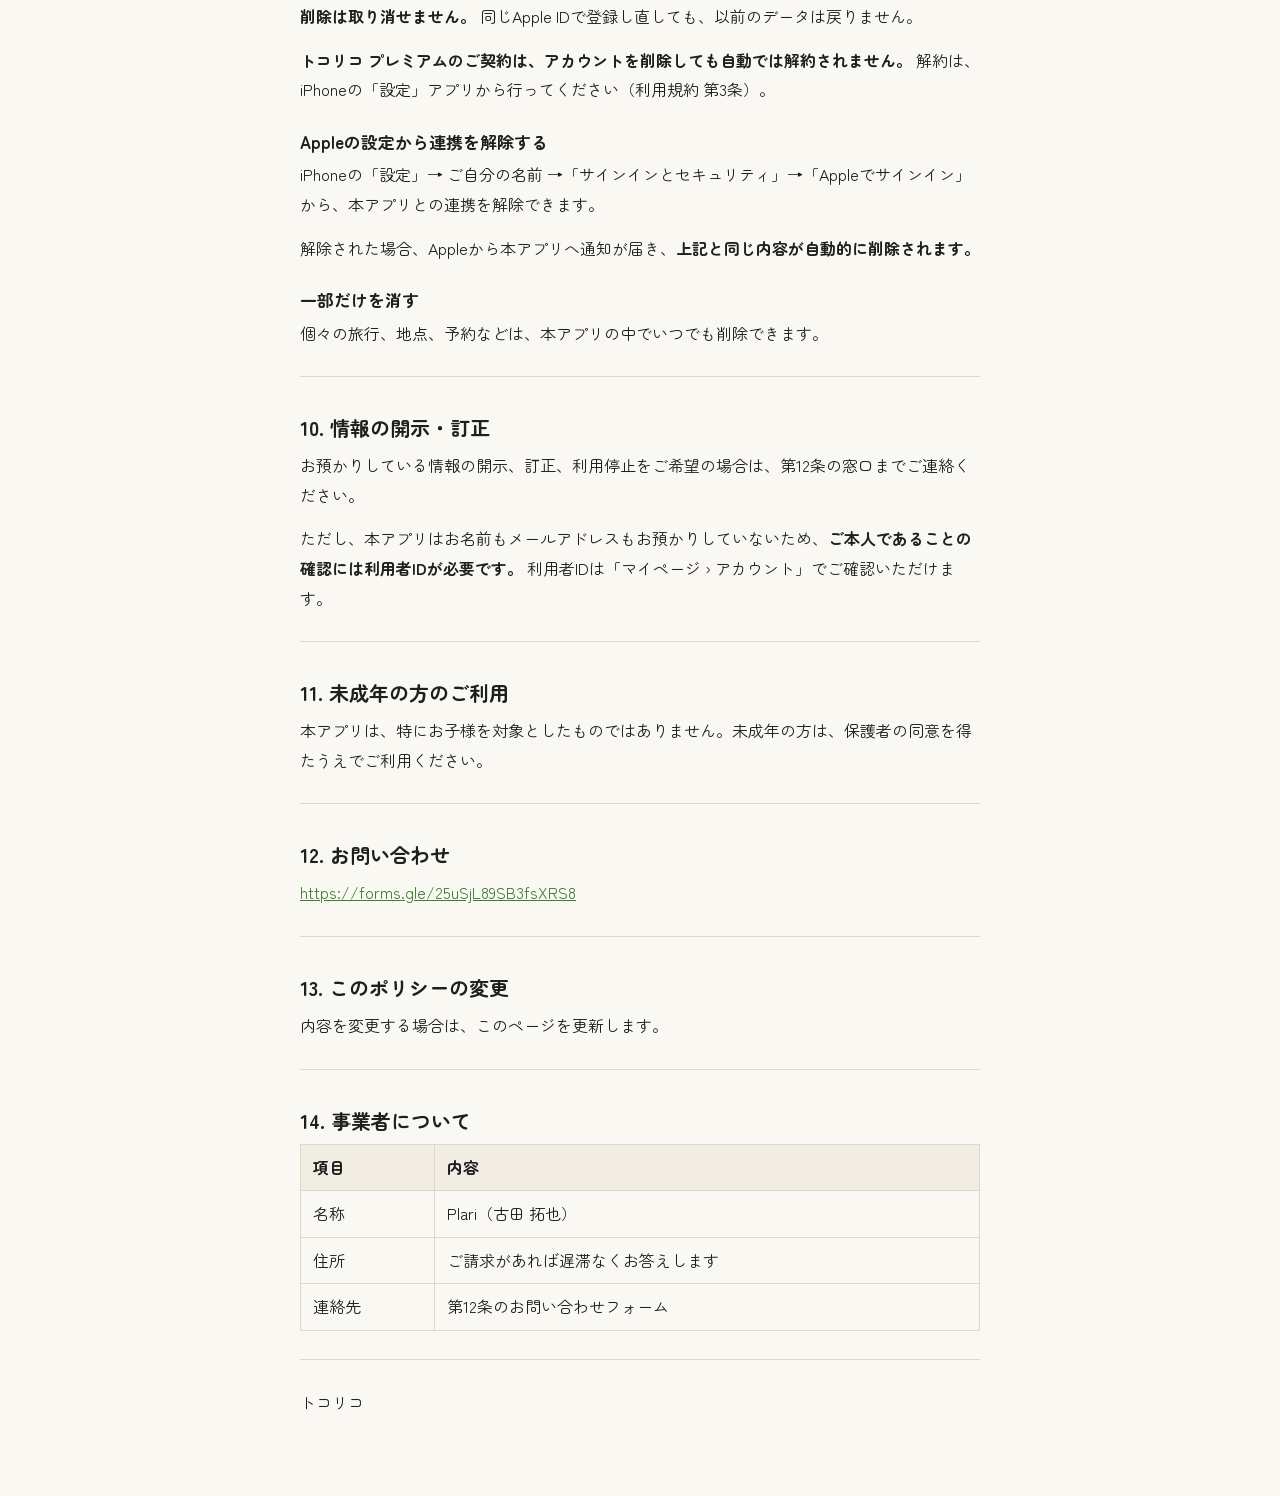
<file: privacy.html>
<!doctype html>
<html lang="ja">
<head>
<meta charset="utf-8">
<meta name="viewport" content="width=device-width, initial-scale=1">
<title>プライバシーポリシー｜トコリコ</title>
<style>
@font-face{font-family:"Zen Maru Gothic";font-style:normal;font-weight:400;font-display:swap;src:url("fonts/ZenMaruGothic-Regular.woff2") format("woff2")}
@font-face{font-family:"Zen Maru Gothic";font-style:normal;font-weight:700;font-display:swap;src:url("fonts/ZenMaruGothic-Bold.woff2") format("woff2")}
:root{--bg:#FAF8F3;--text:#1F1F1F;--link:#3F7F32;--line:#DDD8CC}
*{box-sizing:border-box}
html{-webkit-text-size-adjust:100%}
body{margin:0;background:var(--bg);color:var(--text);font-family:"Zen Maru Gothic",-apple-system,"Hiragino Sans",sans-serif;font-size:16px;line-height:1.85;word-break:break-word}
main{max-width:720px;margin:0 auto;padding:28px 20px 64px}
h1{font-size:26px;line-height:1.4;margin:0 0 12px}
h2{font-size:20px;line-height:1.5;margin:36px 0 8px}
h3{font-size:17px;line-height:1.5;margin:24px 0 6px}
p{margin:0 0 14px}
ul{margin:0 0 14px;padding-left:1.4em}
li{margin:4px 0}
a{color:var(--link);text-decoration:underline}
hr{border:none;border-top:1px solid var(--line);margin:28px 0}
.table-wrap{overflow-x:auto;margin:0 0 16px}
table{border-collapse:collapse;min-width:100%}
th,td{border:1px solid var(--line);padding:8px 12px;text-align:left;vertical-align:top}
th{background:#F1EDE2}
th:first-child,td:first-child{white-space:nowrap}
.back{margin:0 0 20px;font-size:14px}
/* 特定商取引法に基づく表記(TB-342):項目の列が長い(「商品代金以外に必要な料金」)ので、狭い画面では項目の列も折り返して中身の列を広く */
@media (max-width:560px){.page-tokushoho th:first-child,.page-tokushoho td:first-child{white-space:normal;width:32%}}
</style>
</head>
<body>
<main>
<p class="back"><a href="./">トコリコ</a></p>
<h1>プライバシーポリシー</h1>
<p>「トコリコ」（以下「本アプリ」）は、旅行の計画を立てるためのアプリです。本アプリをお使いいただくにあたって、どのような情報をお預かりし、どのように扱うかを、このページで説明します。</p>
<p>最終更新日：2026年11月27日</p>
<hr>
<h2>はじめに</h2>
<p>本アプリは、<strong>お名前もメールアドレスも取得しません。</strong></p>
<p>Appleアカウントでログインしていただく場合も、Appleから氏名やメールアドレスを受け取らない設計にしています。私たちが知っているのは、ユーザーが本アプリで作った旅行の計画と写真・動画（1-10）、ユーザーご自身が決めたニックネーム、そして有料プラン（トコリコ プレミアム）をご利用の場合の購入の状況（1-4）と画像の控え（1-7）です。</p>
<hr>
<h2>1. お預かりする情報</h2>
<h3>1-1. ユーザーが本アプリに入力するもの</h3>
<ul><li>旅行の名前、日程、人数</li><li>訪れる場所の名前・住所・位置（地図で選んだ地点）</li><li>移動手段（新幹線・バス・フェリーなど）と、その出発地・到着地・日時</li><li>航空便の便名、座席番号、予約番号</li><li>宿泊・飲食店などの予約情報（予約番号、金額、人数など）</li><li>持ち物リスト、やることリスト</li><li>各項目に添えたメモ</li></ul>
<p><strong>メモには、食事制限やアレルギーなど、健康に関することを書かれる場合があります。</strong> これらも上記と同じ扱いでお預かりします。</p>
<h3>1-2. ログインしていただいた場合</h3>
<ul><li>本アプリがユーザーに割り当てた利用者ID（ランダムな英数字）</li><li>Appleでのログインに必要な情報（氏名やメールアドレスは含みません）</li><li>ユーザーが設定したニックネームとアイコン</li></ul>
<h3>1-3. 退会時にご記入いただいたもの</h3>
<p>退会の際にご記入いただいた理由とご意見をお預かりします。これは<strong>誰のものか分からない形で保存</strong>します。利用者IDは記録しません。</p>
<h3>1-4. 課金に関する情報（トコリコ プレミアムをご利用の場合）</h3>
<p>有料プラン「トコリコ プレミアム」をご購入・復元された場合、Apple から次の情報を受け取り、お預かりします。</p>
<ul><li>購入の状況（プランの種類・有効期限・契約の状態など）</li></ul>
<p>これらは、プレミアムの機能をお使いいただけるかどうかを確かめるためだけに使います。<strong>また、Apple から本アプリの運営側へ、契約の更新・解約・返金などのお知らせが届きます。</strong> 届いたお知らせは、上の状態を最新にするために使います。</p>
<p>お支払いの手続き自体は Apple が行います。クレジットカード番号などの決済情報を、本アプリがお預かりすることはありません。</p>
<h3>1-5. 端末の印と、回数の上限を数えるための情報</h3>
<p>AI による読み取りなどの機能には、使いすぎを防ぐための回数の上限があります。その回数を数えるため、ログイン中は利用者ID、ログインしていないときは接続元の IP アドレスを使います。また、通知を正しい端末に届けるため、本アプリが作るランダムな番号（端末の印）を使います。ご本人を特定するものではなく、広告やほかのサービスとの照合には使いません。</p>
<h3>1-6. 通信の記録</h3>
<p>本アプリが外部のサービスと通信するときは、中継のサーバー（第4条のCloudflare）を経由します。<strong>不具合や不正な利用を調べるため、この中継のサーバーで通信の記録を残します。</strong> 記録には、通信の日時、IPアドレスや端末の情報、呼び出された機能、結果のほか、機能によっては問い合わせの値（検索した便名と出発日、時差を調べる場所の位置、選んだ場所の ID、共有のリンクの印など）が含まれます。保存・同期した旅行の計画の中身、メモ、AI による読み取りに送った画像やテキストは、記録に残しません。</p>
<p><strong>記録は7日間で自動的に消えます。</strong> 調査のとき以外は見ません。</p>
<h3>1-7. 予約などに添えた画像</h3>
<p>チケットやバウチャーなどの画像は、お使いの端末の中に保存します。トコリコ プレミアムをご利用の場合は、機種変更などのときに戻せるよう、画像の控えを本アプリのサーバー（第4条の Cloudflare）にお預かりします。解約された場合は6か月後に、画像・旅行・アカウントを削除された場合はすぐに、控えも削除します。</p>
<p>ただし、<strong>「AIで読み取る」を使うときに選んだ画像は、そのときだけ Anthropic（第4条）へ送ります。</strong> 読み取りに使わない画像が送られることはありません。</p>
<h3>1-8. フライトの変更のお知らせ（トコリコ プレミアムをご利用の場合）</h3>
<p>フライトの変更のお知らせを受け取る設定の方について、次の情報をお預かりします。</p>
<ul><li>これからの航空便の便名・出発の日時・出発と到着の空港</li><li>通知を届けるために使う、お使いの端末の宛先</li></ul>
<p>便の状態は、本アプリの中継のサーバーが決まった時刻に AeroDataBox（第4条）へ問い合わせます。端末の宛先は、ログアウトしたときやプレミアムが終わったときに削除します。</p>
<h3>1-9. リンクで共有した旅程</h3>
<p>「リンクで共有」を使うと、その旅行の旅程（共有するときに選んだ画像を含みます）を本アプリのサーバーにお預かりし、<strong>リンクを知っている方なら、どなたでも見られる</strong>状態にします。</p>
<p>「共有をやめる」を押すと、リンクは開けなくなり、お預かりした旅程と画像を削除します。ただし、すでに本アプリで受け取った方の手元には、最後の内容が残ります。</p>
<h3>1-10. 写真・動画</h3>
<p>写真のタブに入れた写真・動画は、本アプリのサーバー（第4条の Cloudflare）にお預かりします。自分のフォルダの写真・動画は、撮影した場所の情報（位置情報）を含めたままお預かりします。<strong>共有フォルダに追加するときは、位置情報を含めるかを選べます（はじめは含めません）。</strong></p>
<p>「共有フォルダ」の写真・動画は、<strong>リンクを知っている方なら、どなたでも見る・保存する・写真を追加することができます。</strong></p>
<p>お預かりした写真・動画は、次のときに削除します。</p>
<ul><li>ご自身で削除したとき、アカウントを削除したとき：すぐに</li><li>トコリコ プレミアムを解約したとき：6か月後に、合計が2GBを超えている場合は、登録した順に合計2GBまで残し、それを超えた分</li><li>共有フォルダを作った方が、その旅行またはアカウントを削除したとき：共有フォルダの写真・動画を30日以内に</li></ul>
<h3>1-11. 転送していただいた予約メール（トコリコ プレミアムをご利用の場合）</h3>
<p>予約メールを転送する機能で、旅行ごとの転送先アドレスに届いたメールは、予約の内容を読み取るために Anthropic（第4条）へ送ります。メールそのもの（件名・本文・添付）は保存しません。読み取った予約の内容は、登録・削除したとき、または旅行の最終日を過ぎたとき（日程の無い旅行は届いてから90日）に消します。届いたことをお知らせするため、第1-8 と同じ端末の宛先を使います。</p>
<h3>1-12. 使われ方の人数</h3>
<p>本アプリを初めて開いた、旅行を作った、旅行に場所を2つ以上入れた、次の日以降にもう一度開いた、プレミアムの案内を開いた・購入した、2つ目の旅行を作った、予約タブを開いた・予約サイトを開いた、のそれぞれを、端末ごとに1回だけ本アプリのサーバーに知らせ、人数として数えます。残すのは日ごとの人数だけで、利用者ID・端末の印・旅行の中身は残しません。</p>
<h3>1-13. アップデートのお知らせ（受け取る設定の方）</h3>
<p>アップデートのお知らせを受け取る設定の方について、通知を届けるために使う、お使いの端末の宛先をお預かりします。利用者IDとは結びつけません。宛先は、お知らせをオフにしたとき・アカウントを削除したとき・長い間使われていないときに削除します。</p>
<h3>1-14. お預かりしないもの</h3>
<ul><li>氏名、メールアドレス、電話番号、住所</li><li>クレジットカード番号などの決済情報</li><li>ユーザーが選んでいない写真・動画、連絡先、カレンダー</li><li>広告のための行動履歴</li><li>外部のアクセス解析ツールは導入していません</li></ul>
<hr>
<h2>2. 現在地の位置情報</h2>
<p>現在地の位置情報は、<strong>地図上に現在地を表示するためだけに使います。</strong> 保存することはなく、外部のサーバーへ送信することもありません。ただし、「今いる場所を記録」を押したときは、その位置を場所として旅行に保存します。端末の設定で許可をいただいた場合にのみ取得します。</p>
<p>ただし、地図の表示には Google のサービスを利用しているため、<strong>表示している地図の範囲は Google に送信されます。</strong></p>
<hr>
<h2>3. 情報を使う目的</h2>
<ul><li>旅行の計画を表示し、編集していただくため</li><li>地点の間の移動時間や経路を計算するため</li><li>航空便の情報を自動で取得するため</li><li>航空便の遅れ・欠航・搭乗口などの変更をお知らせするため（トコリコ プレミアム）</li><li>アプリのアップデート（新しい機能や直したこと）をお知らせするため（受け取る設定の方）</li><li>予約情報の画像から内容を読み取るため</li><li>旅行先の天気を表示するため</li><li>有料プラン（トコリコ プレミアム）をお使いいただけるかを確かめ、契約の状況を最新に保つため</li><li>AI による読み取りなどの回数の上限を数え、サーバーを不正な利用や使いすぎから守るため</li><li>不具合や不正な利用を調べるため（通信の記録）</li><li>機種変更などのときに、旅行の計画を引き継げるようにするため</li><li>旅程や写真・動画を、リンクで共有するため</li><li>機種変更などのときに、予約に添えた画像を戻せるようにするため（トコリコ プレミアム）</li><li>ご本人からのお問い合わせにお答えするため</li><li>アプリを初めて開いた・旅行を作ったといった使われ方の人数や、旅行の行き先の国・地域や時期、予約の種類などを、誰のものか分からない形で集計し、本アプリの改善や情報の発信に使うため</li><li>本アプリを改善するため（退会理由・ご意見）</li></ul>
<p><strong>広告のためには使いません。</strong> 本アプリは、バナーなどの広告を表示しません。</p>
<hr>
<h2>4. 外部サービスへの送信</h2>
<p>本アプリは、機能を提供するために次のサービスへ情報を送信します。</p>
<h3>Google（地図・場所・経路・タイムゾーン）</h3>
<p>地図の表示、場所の検索、経路と所要時間の計算、時差の計算に使います。検索した語句、地点の座標、表示している地図の範囲が送信されます。</p>
<p>Googleのプライバシーポリシー：<a href="https://policies.google.com/privacy" rel="noopener">https://policies.google.com/privacy</a></p>
<h3>AeroDataBox（航空便の情報）</h3>
<p>便名と日付を送信し、航空会社・空港・発着時刻を受け取ります。座席番号や予約番号は送信しません。</p>
<h3>Anthropic（予約情報の読み取り）</h3>
<p><strong>「AIで読み取る」機能では、ユーザーが入力・選択した内容（予約に関する画像またはテキスト）を、外部のサービスである Anthropic に送信します。</strong> 送信するのは、この機能をお使いになった場合のみです。読み取った結果は本アプリの入力欄に反映されます。予約メールを転送する機能（第1-11）では、転送された予約メールも Anthropic に送信します。</p>
<p>送信されるのは、ユーザーが選んだ画像・テキストだけです。本アプリに保存されている他の情報を送ることはありません。</p>
<p>本アプリのサーバーは、送られた画像・テキストや読み取りの結果を保存しません（転送された予約メールの読み取った内容は、第1-11のとおりお預かりします）。</p>
<p>設定の「AI で読み取る」をオフにすると、いつでも同意を取り消せます（予約メールの転送先アドレスも使えなくなります）。</p>
<p>Anthropic 側では、商用向けの契約により、送信された内容は<strong>AIモデルの学習には使用されず、30日以内に削除されます。</strong> 最新の取り扱いについては下記をご確認ください。</p>
<p>Anthropicのプライバシーポリシー：<a href="https://www.anthropic.com/legal/privacy" rel="noopener">https://www.anthropic.com/legal/privacy</a></p>
<h3>Apple（ログイン・購入・天気）</h3>
<ul><li><strong>ログイン・アカウントの削除</strong>：「Appleでサインイン」のために、Apple とやり取りします（第1-2）</li><li><strong>購入の確認・契約の状況</strong>：トコリコ プレミアムの購入・復元・更新の確認のために、本アプリの中継のサーバーが Apple に問い合わせます。Apple からは、契約の更新・解約・返金などのお知らせが届きます（第1-4）</li><li><strong>天気</strong>：旅行先の天気を表示するため、Apple の天気のサービス（WeatherKit）に、地点の座標を送信し、天気の情報を受け取ります</li><li><strong>通知</strong>：フライトの変更・届いた予約・アップデートのお知らせを届けるため、Apple のプッシュ通知を使います（第1-8・第1-11・第1-13）</li></ul>
<p>Appleのプライバシーポリシー：<a href="https://www.apple.com/legal/privacy/jp/" rel="noopener">https://www.apple.com/legal/privacy/jp/</a></p>
<h3>為替レートの取得先（ExchangeRate-API）</h3>
<p>為替レートの目安を表示するため、お使いの端末から、ExchangeRate-API（open.er-api.com）へ為替レートを問い合わせます。送るのは通貨の種類を指定する問い合わせだけで、旅行の計画やユーザーの情報は送りません。</p>
<h3>予約サイトと紹介の会社（予約サイトを開く）</h3>
<p>本アプリから予約サイトを開くときは、旅行の行き先・日程・人数を入れたアドレスで開きます。宿を探すときはおおよその位置を、レンタカーを探すときは受け取る空港と日時を入れることがあります。</p>
<p>一部の予約サイトは、紹介の会社（ValueCommerce・Travelpayouts）を通して開くため、同じアドレスが紹介の会社にも渡ります。Travelpayouts を通すときは、本アプリの中継のサーバー（Cloudflare）でアドレスを紹介用のリンクに変えるため、そのアドレスを中継のサーバーに保存します。どなたのものかが分かる情報は付けません。</p>
<p>予約サイトで入力した情報の扱いは、各予約サイトのプライバシーポリシーをご確認ください。</p>
<h3>Meta（Muse との連携）</h3>
<p>Muse とつないだ場合、Muse からの求めに応じて、旅行の計画（予定・予約先の候補・持ち物とやること）を Muse に渡し、Muse が作った予定などを保存します。予約メールの転送先アドレスも、求めに応じて渡します。</p>
<p>「閲覧のみ」でつないだ場合は、読むだけです。「すべて」でつないだ場合は、「AI で読み取る」への同意も含みます。</p>
<p>つなぐか・どこまで許すかは、つなぐ画面でご本人が選べます。Muse の設定から、いつでもやめられます。</p>
<p>Muse に渡した情報の扱いは、Muse（Meta）のプライバシーポリシーをご確認ください。</p>
<h3>Cloudflare（通信の中継）</h3>
<p>上記の各サービスへの通信は、Cloudflare を経由します。Cloudflare では、通信の記録（第1-6）、回数の上限を数えるための記録（第1-5）、トコリコ プレミアムの画像の控え（第1-7）、リンクで共有した画像（第1-9）、写真・動画（第1-10）、転送していただいた予約メールの読み取った内容（第1-11）、Muse とつないだ記録（第4条）、予約サイトを開くアドレス（第4条）、誰のものか分からない形の集計（第3条）を扱います。</p>
<h3>Google フォーム（お問い合わせ）</h3>
<p>お問い合わせフォームをご利用いただいた場合、ご記入いただいた内容（返信先としてご記入いただいたメールアドレスを含みます）は Google に保存されます。</p>
<hr>
<h2>5. 情報の保管場所</h2>
<p>ログインしていただいた場合、旅行の計画のほか、プロフィール（ニックネーム・アイコン）と、有料プランをご利用の場合の購入の状況（第1-4）は、<strong>Google Cloud Firestore（東京リージョン）</strong> に保存されます。回数の上限を数えるための記録（第1-5）、トコリコ プレミアムの画像の控え（第1-7）、リンクで共有した画像（第1-9）、写真・動画（第1-10）、転送していただいた予約メールの読み取った内容（第1-11）、誰のものか分からない形の集計（第3条）は、Cloudflare に置かれます。</p>
<p>ただし、<strong>通信の経路は海外を経由する場合があります。</strong> 通信を中継する Cloudflare は世界各地に拠点を持ち、最も近い拠点が処理を行うためです。</p>
<p>ログインせずにお使いの場合、情報はお使いの端末の中だけに保存され、外部には送信されません（第4条の外部サービスと、第3条の誰のものか分からない形の集計を除きます）。</p>
<hr>
<h2>6. 情報を保存する期間</h2>
<p>お預かりした情報は、ユーザーが削除の操作をされるまで保存します。画像の控えは第1-7、写真・動画は第1-10のとおり削除します。</p>
<p>ただし、最後にご利用いただいてから長期間が経過した場合、お預かりした情報を削除することがあります。<strong>ご連絡先をお預かりしていないため、事前に個別のお知らせをすることはできません。</strong> 大切な内容は、本アプリの書き出し機能でファイルとして保存しておくことをおすすめします。</p>
<hr>
<h2>7. 安全管理のために行っていること</h2>
<ul><li>通信はすべて暗号化しています</li><li>保存には Google Cloud Firestore を利用し、ご本人の認証を経たリクエストからのみアクセスできる仕組みにしています</li><li>外部サービスへの接続に使う鍵は、アプリに含めていません</li></ul>
<hr>
<h2>8. 第三者への提供</h2>
<p>法令にもとづく場合を除き、ユーザーの情報を第三者に提供することはありません。</p>
<p>リンクで共有した旅程と共有フォルダの写真・動画は、ユーザーご自身の操作で、リンクを知っている方が見られるようにするものです。</p>
<p>第4条に記載した外部サービスへの送信は、本アプリの機能を提供するために必要なものです。本アプリは、お名前やメールアドレスをこれらのサービスに添えて送ることはありません。ただし、「AIで読み取る」で選んだ画像やテキストにお名前などが含まれている場合は、その内容がそのまま送信されます。転送していただいた予約メールは、送り主のお名前・メールアドレスを含めて、そのまま送信されます。また、Apple はログインと購入のサービスの提供元として、ユーザーの Apple アカウントの情報を扱います。</p>
<p>Muse との連携（第4条）で Muse に渡す情報は、ご本人がつないで許した範囲に限ります。</p>
<hr>
<h2>9. 情報の削除</h2>
<h3>アプリの中から削除する</h3>
<p>本アプリの「マイページ › アカウント」から「アカウントを削除」を選んでいただくと、次のものがすべて削除されます。</p>
<ul><li>保存されているすべての旅行の計画</li><li>ニックネームとアイコン</li><li>利用者IDとAppleから受け取った識別子</li><li>購入の状況の記録（第1-4）と、回数の上限を数えるための記録（第1-5）</li><li>トコリコ プレミアムの画像の控え（第1-7）</li><li>写真のタブに入れた写真・動画（共有フォルダに入れたものを含みます）</li><li>リンクで共有している旅程と画像</li><li>フライトの変更のお知らせのためにお預かりした便と端末の宛先（第1-8）</li><li>転送先アドレスと、届いた予約の内容（第1-11）</li><li>アップデートのお知らせのためにお預かりした端末の宛先（第1-13）</li><li>お使いの端末に残っているデータ</li></ul>
<p>ほかの端末でログインしたままになっているアプリをログアウトさせるため、利用者IDのハッシュ値だけを、1年のあいだ残します。ハッシュ値から元の利用者IDに戻すことはできません。</p>
<p>第3条の、誰のものか分からない形にした集計は、アカウントを削除したあとも残ります。</p>
<p><strong>削除は取り消せません。</strong> 同じApple IDで登録し直しても、以前のデータは戻りません。</p>
<p><strong>トコリコ プレミアムのご契約は、アカウントを削除しても自動では解約されません。</strong> 解約は、iPhoneの「設定」アプリから行ってください（利用規約 第3条）。</p>
<h3>Appleの設定から連携を解除する</h3>
<p>iPhoneの「設定」→ ご自分の名前 →「サインインとセキュリティ」→「Appleでサインイン」から、本アプリとの連携を解除できます。</p>
<p>解除された場合、Appleから本アプリへ通知が届き、<strong>上記と同じ内容が自動的に削除されます。</strong></p>
<h3>一部だけを消す</h3>
<p>個々の旅行、地点、予約などは、本アプリの中でいつでも削除できます。</p>
<hr>
<h2>10. 情報の開示・訂正</h2>
<p>お預かりしている情報の開示、訂正、利用停止をご希望の場合は、第12条の窓口までご連絡ください。</p>
<p>ただし、本アプリはお名前もメールアドレスもお預かりしていないため、<strong>ご本人であることの確認には利用者IDが必要です。</strong> 利用者IDは「マイページ › アカウント」でご確認いただけます。</p>
<hr>
<h2>11. 未成年の方のご利用</h2>
<p>本アプリは、特にお子様を対象としたものではありません。未成年の方は、保護者の同意を得たうえでご利用ください。</p>
<hr>
<h2>12. お問い合わせ</h2>
<p><a href="https://forms.gle/25uSjL89SB3fsXRS8" rel="noopener">https://forms.gle/25uSjL89SB3fsXRS8</a></p>
<hr>
<h2>13. このポリシーの変更</h2>
<p>内容を変更する場合は、このページを更新します。</p>
<hr>
<h2>14. 事業者について</h2>
<div class="table-wrap"><table><thead><tr><th>項目</th><th>内容</th></tr></thead><tbody><tr><td>名称</td><td>Plari（古田 拓也）</td></tr><tr><td>住所</td><td>ご請求があれば遅滞なくお答えします</td></tr><tr><td>連絡先</td><td>第12条のお問い合わせフォーム</td></tr></tbody></table></div>
<hr>
<p>トコリコ</p>
</main>
</body>
</html>
</file>
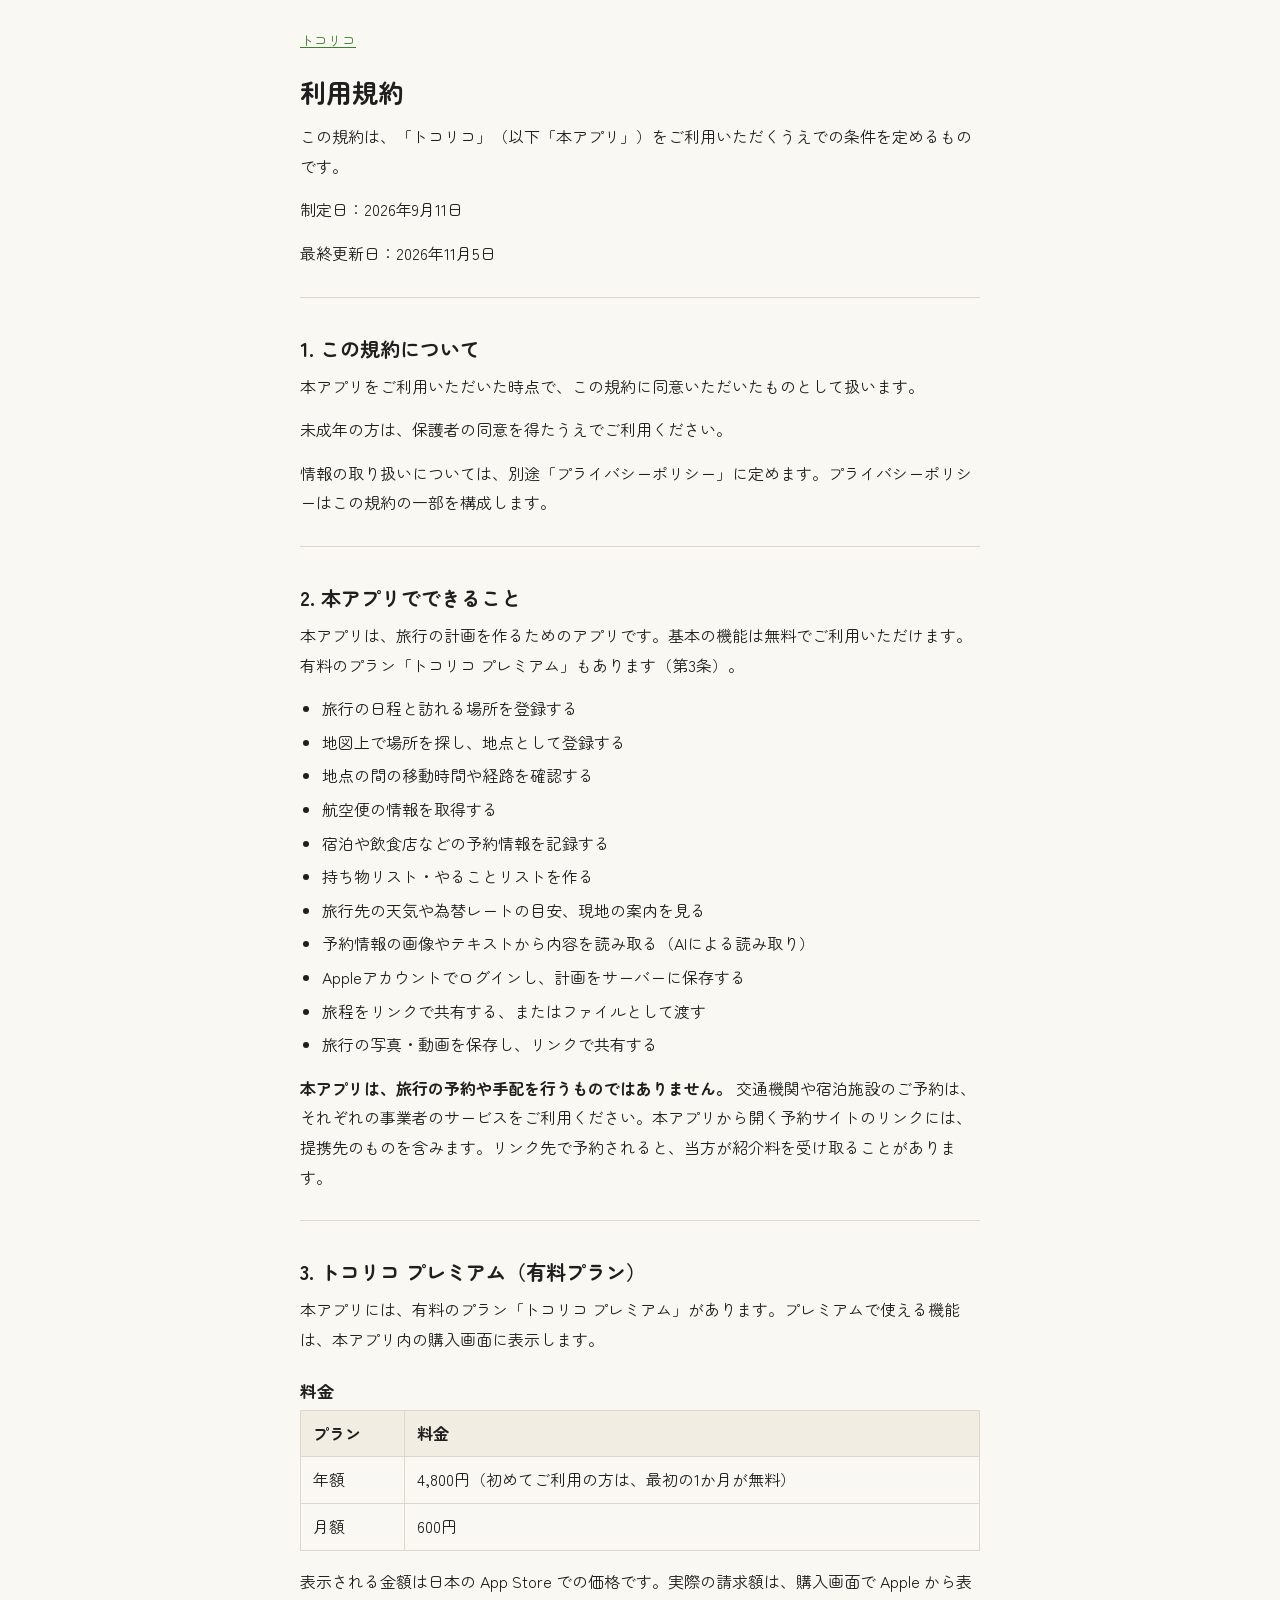
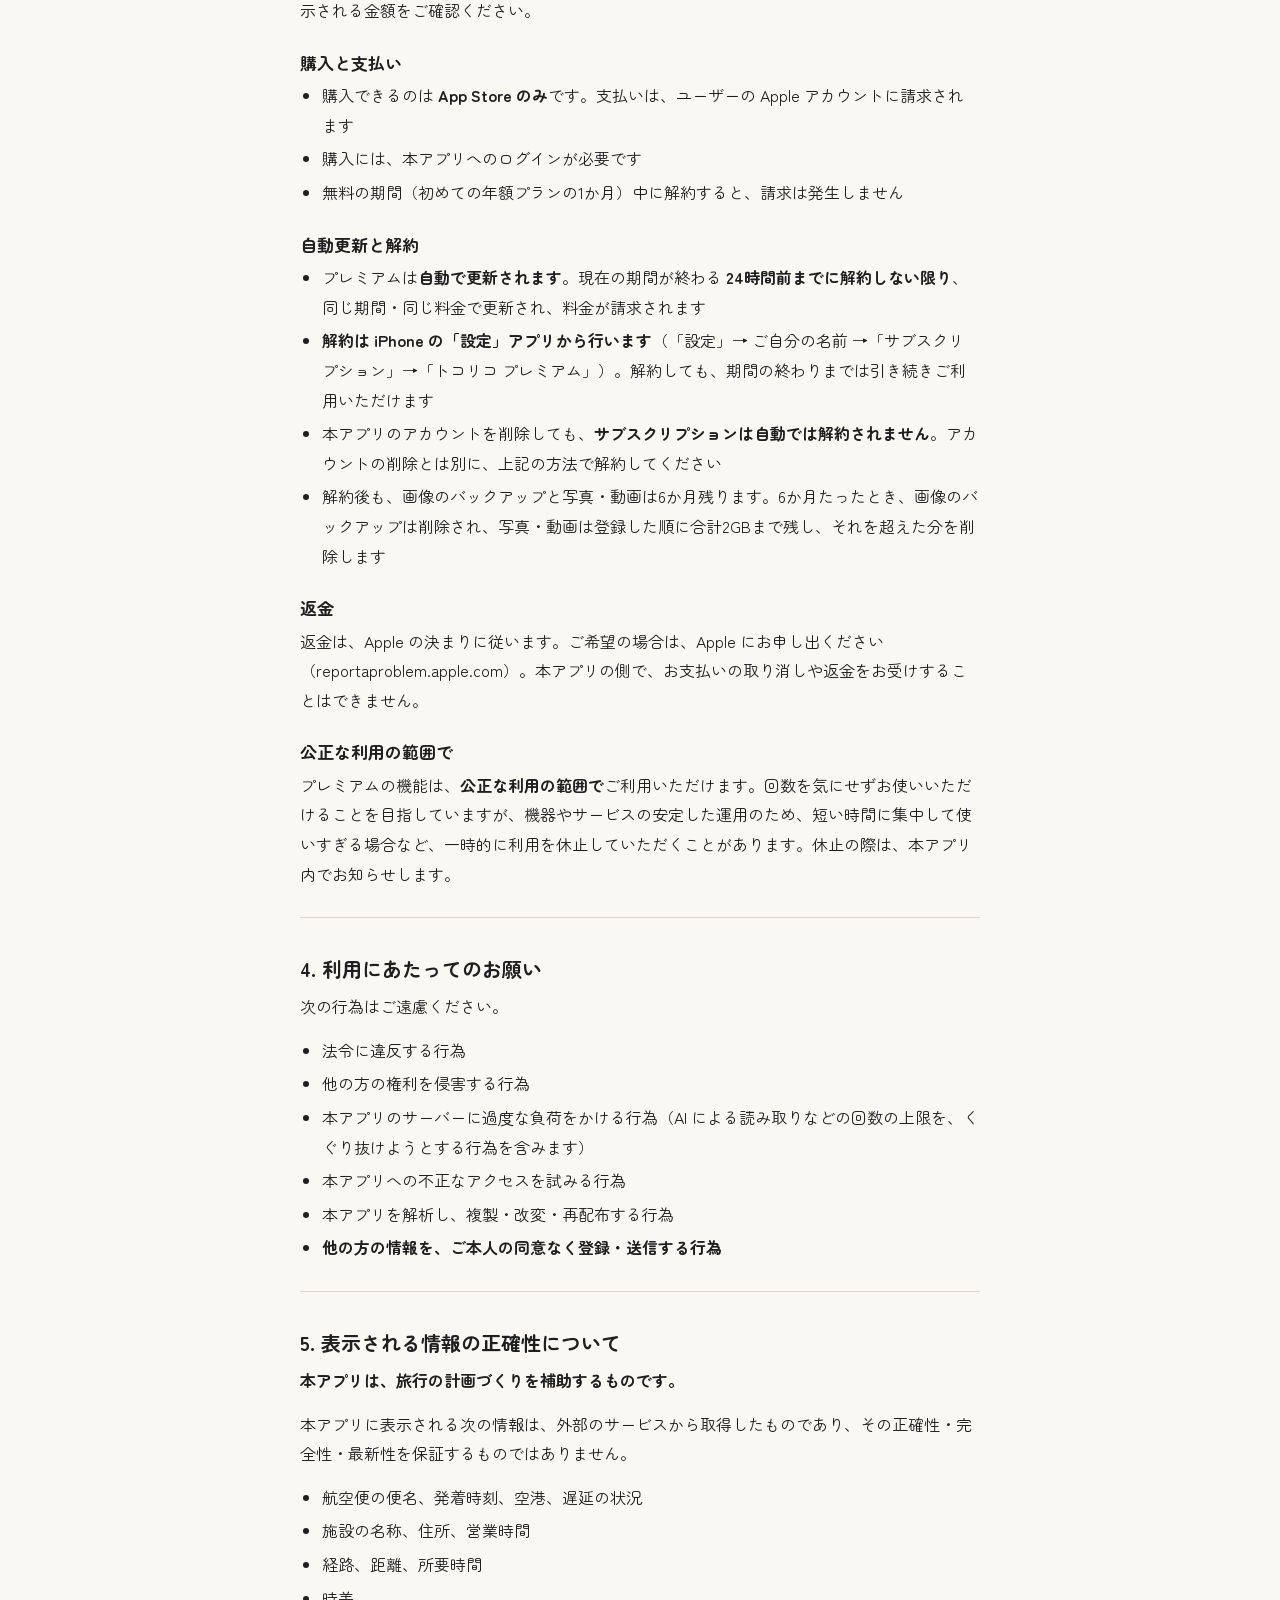
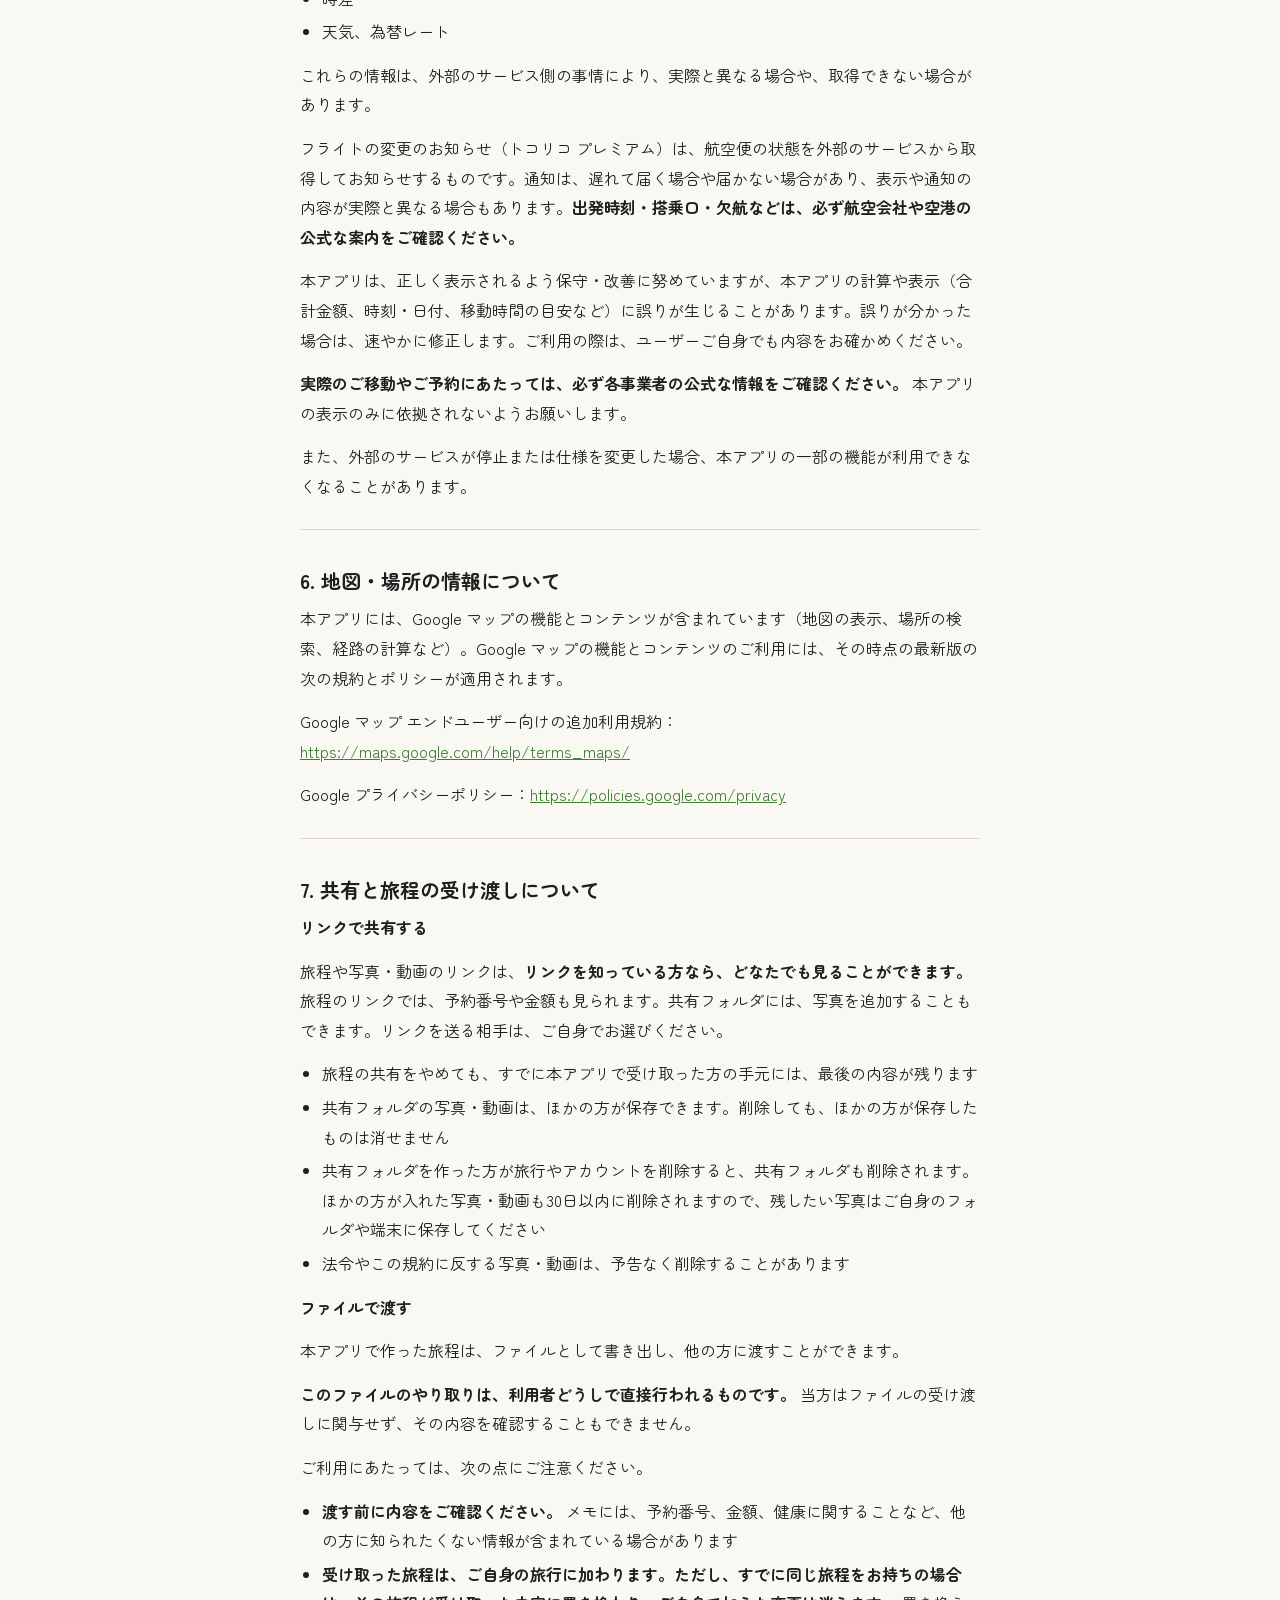
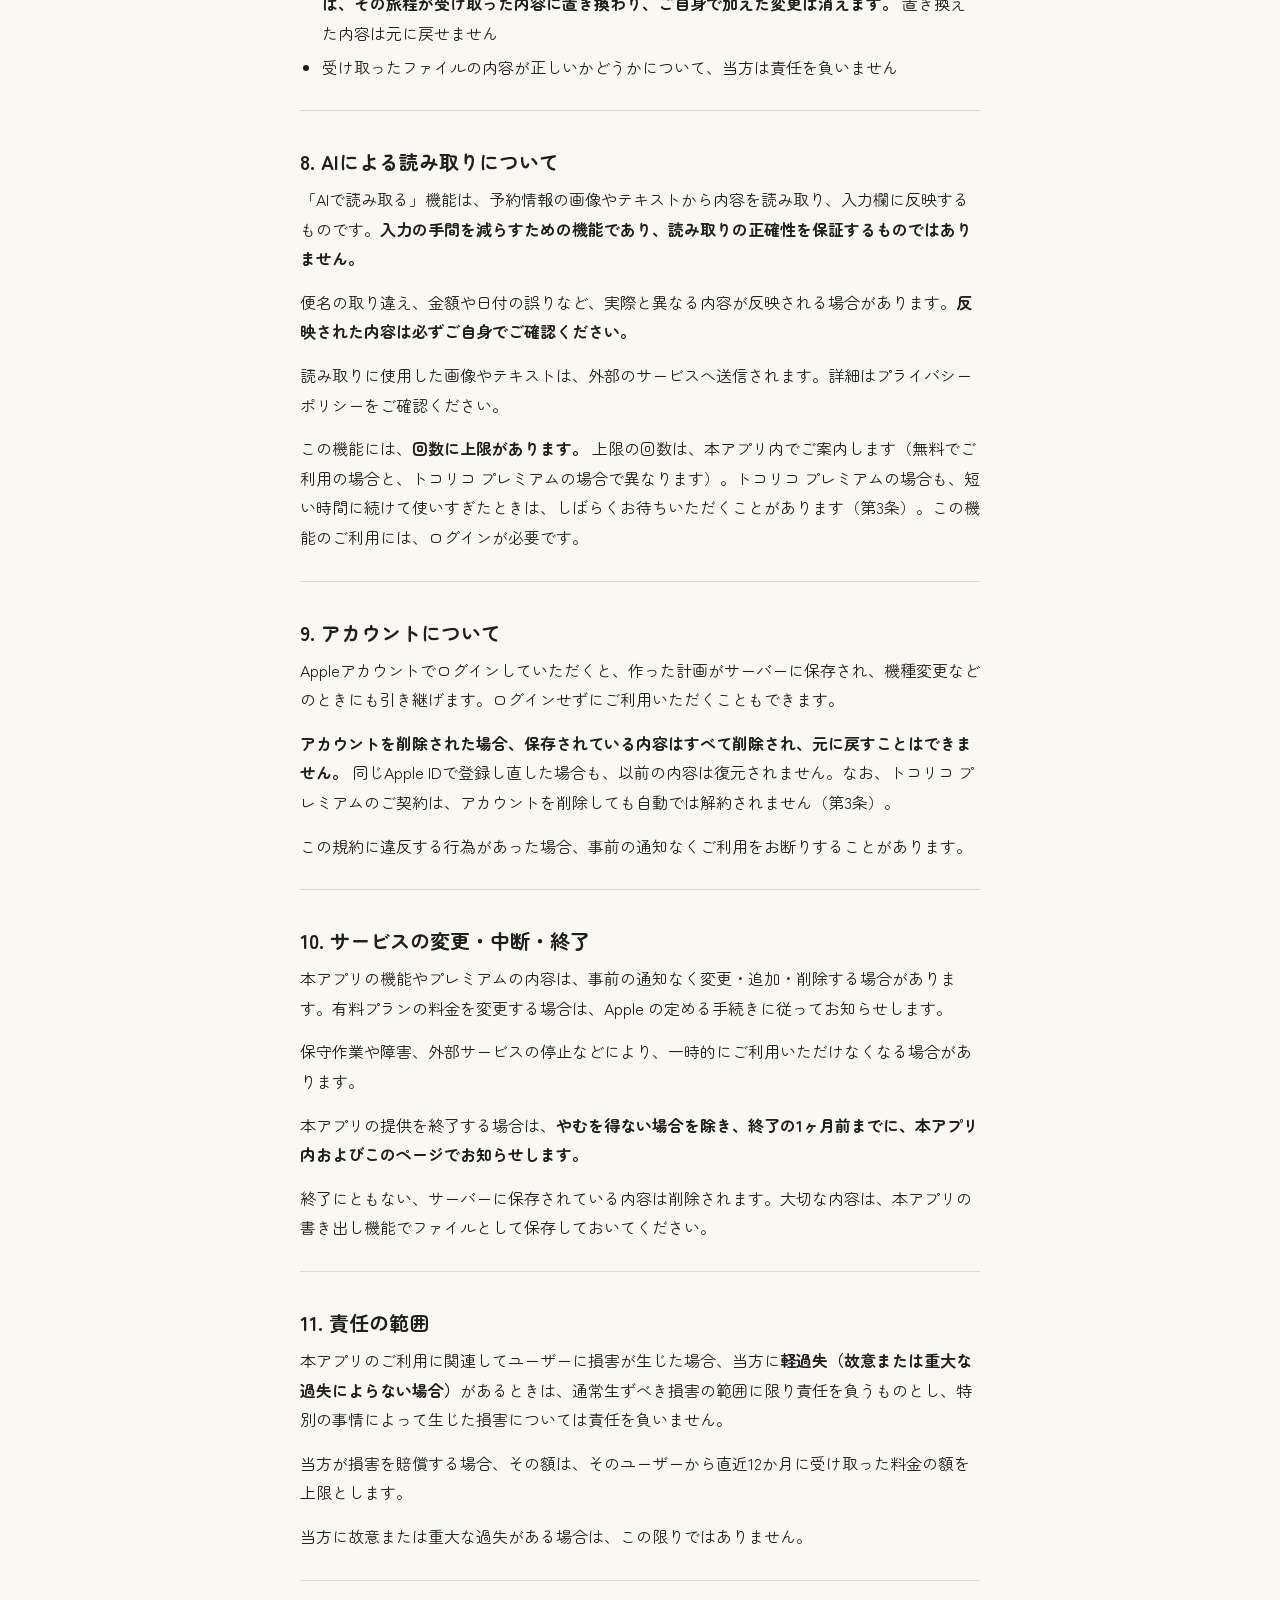
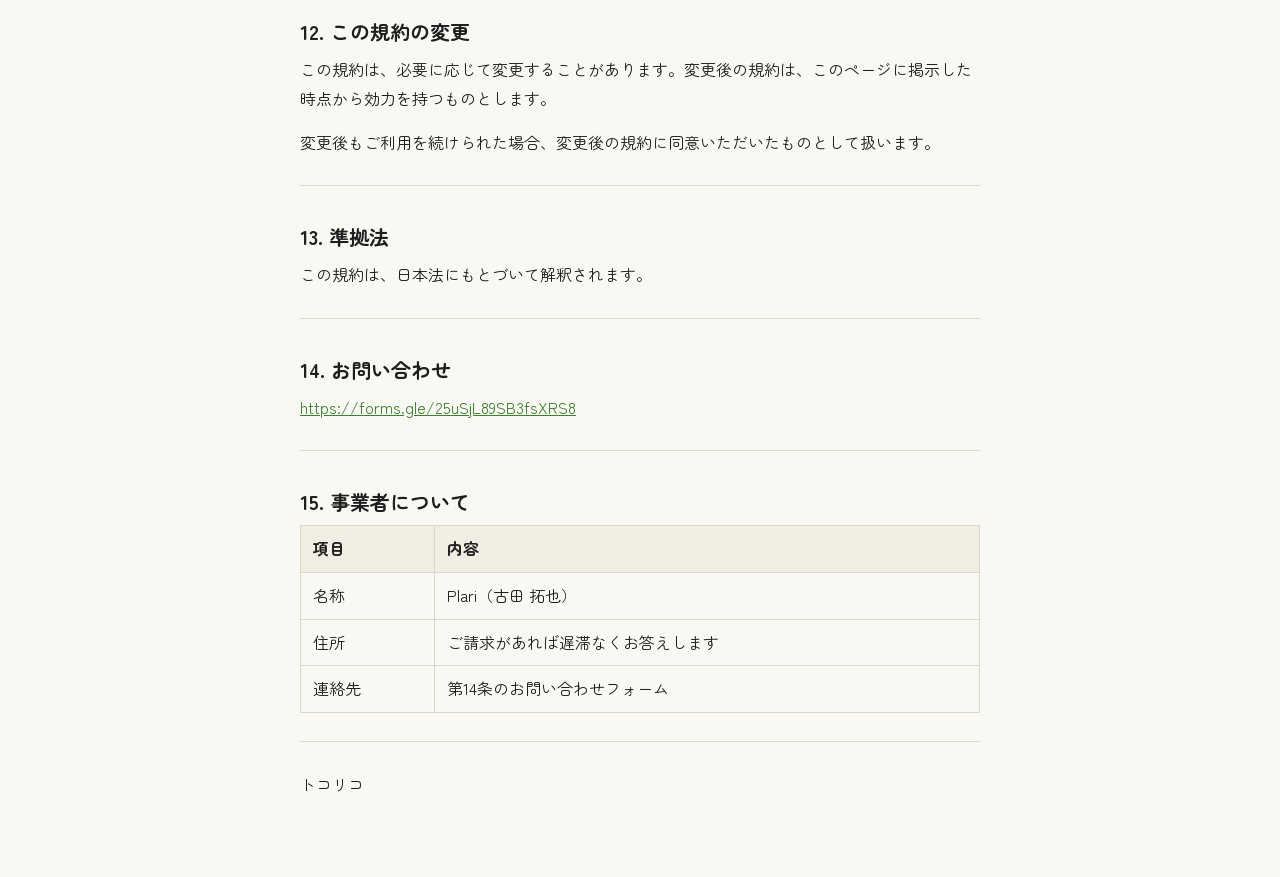
<file: terms.html>
<!doctype html>
<html lang="ja">
<head>
<meta charset="utf-8">
<meta name="viewport" content="width=device-width, initial-scale=1">
<title>利用規約｜トコリコ</title>
<style>
@font-face{font-family:"Zen Maru Gothic";font-style:normal;font-weight:400;font-display:swap;src:url("fonts/ZenMaruGothic-Regular.woff2") format("woff2")}
@font-face{font-family:"Zen Maru Gothic";font-style:normal;font-weight:700;font-display:swap;src:url("fonts/ZenMaruGothic-Bold.woff2") format("woff2")}
:root{--bg:#FAF8F3;--text:#1F1F1F;--link:#3F7F32;--line:#DDD8CC}
*{box-sizing:border-box}
html{-webkit-text-size-adjust:100%}
body{margin:0;background:var(--bg);color:var(--text);font-family:"Zen Maru Gothic",-apple-system,"Hiragino Sans",sans-serif;font-size:16px;line-height:1.85;word-break:break-word}
main{max-width:720px;margin:0 auto;padding:28px 20px 64px}
h1{font-size:26px;line-height:1.4;margin:0 0 12px}
h2{font-size:20px;line-height:1.5;margin:36px 0 8px}
h3{font-size:17px;line-height:1.5;margin:24px 0 6px}
p{margin:0 0 14px}
ul{margin:0 0 14px;padding-left:1.4em}
li{margin:4px 0}
a{color:var(--link);text-decoration:underline}
hr{border:none;border-top:1px solid var(--line);margin:28px 0}
.table-wrap{overflow-x:auto;margin:0 0 16px}
table{border-collapse:collapse;min-width:100%}
th,td{border:1px solid var(--line);padding:8px 12px;text-align:left;vertical-align:top}
th{background:#F1EDE2}
th:first-child,td:first-child{white-space:nowrap}
.back{margin:0 0 20px;font-size:14px}
/* 特定商取引法に基づく表記(TB-342):項目の列が長い(「商品代金以外に必要な料金」)ので、狭い画面では項目の列も折り返して中身の列を広く */
@media (max-width:560px){.page-tokushoho th:first-child,.page-tokushoho td:first-child{white-space:normal;width:32%}}
</style>
</head>
<body>
<main>
<p class="back"><a href="./">トコリコ</a></p>
<h1>利用規約</h1>
<p>この規約は、「トコリコ」（以下「本アプリ」）をご利用いただくうえでの条件を定めるものです。</p>
<p>制定日：2026年9月11日</p>
<p>最終更新日：2026年11月5日</p>
<hr>
<h2>1. この規約について</h2>
<p>本アプリをご利用いただいた時点で、この規約に同意いただいたものとして扱います。</p>
<p>未成年の方は、保護者の同意を得たうえでご利用ください。</p>
<p>情報の取り扱いについては、別途「プライバシーポリシー」に定めます。プライバシーポリシーはこの規約の一部を構成します。</p>
<hr>
<h2>2. 本アプリでできること</h2>
<p>本アプリは、旅行の計画を作るためのアプリです。基本の機能は無料でご利用いただけます。有料のプラン「トコリコ プレミアム」もあります（第3条）。</p>
<ul><li>旅行の日程と訪れる場所を登録する</li><li>地図上で場所を探し、地点として登録する</li><li>地点の間の移動時間や経路を確認する</li><li>航空便の情報を取得する</li><li>宿泊や飲食店などの予約情報を記録する</li><li>持ち物リスト・やることリストを作る</li><li>旅行先の天気や為替レートの目安、現地の案内を見る</li><li>予約情報の画像やテキストから内容を読み取る（AIによる読み取り）</li><li>Appleアカウントでログインし、計画をサーバーに保存する</li><li>旅程をリンクで共有する、またはファイルとして渡す</li><li>旅行の写真・動画を保存し、リンクで共有する</li></ul>
<p><strong>本アプリは、旅行の予約や手配を行うものではありません。</strong> 交通機関や宿泊施設のご予約は、それぞれの事業者のサービスをご利用ください。本アプリから開く予約サイトのリンクには、提携先のものを含みます。リンク先で予約されると、当方が紹介料を受け取ることがあります。</p>
<hr>
<h2>3. トコリコ プレミアム（有料プラン）</h2>
<p>本アプリには、有料のプラン「トコリコ プレミアム」があります。プレミアムで使える機能は、本アプリ内の購入画面に表示します。</p>
<h3>料金</h3>
<div class="table-wrap"><table><thead><tr><th>プラン</th><th>料金</th></tr></thead><tbody><tr><td>年額</td><td>4,800円（初めてご利用の方は、最初の1か月が無料）</td></tr><tr><td>月額</td><td>600円</td></tr></tbody></table></div>
<p>表示される金額は日本の App Store での価格です。実際の請求額は、購入画面で Apple から表示される金額をご確認ください。</p>
<h3>購入と支払い</h3>
<ul><li>購入できるのは <strong>App Store のみ</strong>です。支払いは、ユーザーの Apple アカウントに請求されます</li><li>購入には、本アプリへのログインが必要です</li><li>無料の期間（初めての年額プランの1か月）中に解約すると、請求は発生しません</li></ul>
<h3>自動更新と解約</h3>
<ul><li>プレミアムは<strong>自動で更新されます</strong>。現在の期間が終わる <strong>24時間前までに解約しない限り</strong>、同じ期間・同じ料金で更新され、料金が請求されます</li><li><strong>解約は iPhone の「設定」アプリから行います</strong>（「設定」→ ご自分の名前 →「サブスクリプション」→「トコリコ プレミアム」）。解約しても、期間の終わりまでは引き続きご利用いただけます</li><li>本アプリのアカウントを削除しても、<strong>サブスクリプションは自動では解約されません</strong>。アカウントの削除とは別に、上記の方法で解約してください</li><li>解約後も、画像のバックアップと写真・動画は6か月残ります。6か月たったとき、画像のバックアップは削除され、写真・動画は登録した順に合計2GBまで残し、それを超えた分を削除します</li></ul>
<h3>返金</h3>
<p>返金は、Apple の決まりに従います。ご希望の場合は、Apple にお申し出ください（reportaproblem.apple.com）。本アプリの側で、お支払いの取り消しや返金をお受けすることはできません。</p>
<h3>公正な利用の範囲で</h3>
<p>プレミアムの機能は、<strong>公正な利用の範囲で</strong>ご利用いただけます。回数を気にせずお使いいただけることを目指していますが、機器やサービスの安定した運用のため、短い時間に集中して使いすぎる場合など、一時的に利用を休止していただくことがあります。休止の際は、本アプリ内でお知らせします。</p>
<hr>
<h2>4. 利用にあたってのお願い</h2>
<p>次の行為はご遠慮ください。</p>
<ul><li>法令に違反する行為</li><li>他の方の権利を侵害する行為</li><li>本アプリのサーバーに過度な負荷をかける行為（AI による読み取りなどの回数の上限を、くぐり抜けようとする行為を含みます）</li><li>本アプリへの不正なアクセスを試みる行為</li><li>本アプリを解析し、複製・改変・再配布する行為</li><li><strong>他の方の情報を、ご本人の同意なく登録・送信する行為</strong></li></ul>
<hr>
<h2>5. 表示される情報の正確性について</h2>
<p><strong>本アプリは、旅行の計画づくりを補助するものです。</strong></p>
<p>本アプリに表示される次の情報は、外部のサービスから取得したものであり、その正確性・完全性・最新性を保証するものではありません。</p>
<ul><li>航空便の便名、発着時刻、空港、遅延の状況</li><li>施設の名称、住所、営業時間</li><li>経路、距離、所要時間</li><li>時差</li><li>天気、為替レート</li></ul>
<p>これらの情報は、外部のサービス側の事情により、実際と異なる場合や、取得できない場合があります。</p>
<p>フライトの変更のお知らせ（トコリコ プレミアム）は、航空便の状態を外部のサービスから取得してお知らせするものです。通知は、遅れて届く場合や届かない場合があり、表示や通知の内容が実際と異なる場合もあります。<strong>出発時刻・搭乗口・欠航などは、必ず航空会社や空港の公式な案内をご確認ください。</strong></p>
<p>本アプリは、正しく表示されるよう保守・改善に努めていますが、本アプリの計算や表示（合計金額、時刻・日付、移動時間の目安など）に誤りが生じることがあります。誤りが分かった場合は、速やかに修正します。ご利用の際は、ユーザーご自身でも内容をお確かめください。</p>
<p><strong>実際のご移動やご予約にあたっては、必ず各事業者の公式な情報をご確認ください。</strong> 本アプリの表示のみに依拠されないようお願いします。</p>
<p>また、外部のサービスが停止または仕様を変更した場合、本アプリの一部の機能が利用できなくなることがあります。</p>
<hr>
<h2>6. 地図・場所の情報について</h2>
<p>本アプリには、Google マップの機能とコンテンツが含まれています（地図の表示、場所の検索、経路の計算など）。Google マップの機能とコンテンツのご利用には、その時点の最新版の次の規約とポリシーが適用されます。</p>
<p>Google マップ エンドユーザー向けの追加利用規約：<a href="https://maps.google.com/help/terms_maps/" rel="noopener">https://maps.google.com/help/terms_maps/</a></p>
<p>Google プライバシーポリシー：<a href="https://policies.google.com/privacy" rel="noopener">https://policies.google.com/privacy</a></p>
<hr>
<h2>7. 共有と旅程の受け渡しについて</h2>
<p><strong>リンクで共有する</strong></p>
<p>旅程や写真・動画のリンクは、<strong>リンクを知っている方なら、どなたでも見ることができます。</strong> 旅程のリンクでは、予約番号や金額も見られます。共有フォルダには、写真を追加することもできます。リンクを送る相手は、ご自身でお選びください。</p>
<ul><li>旅程の共有をやめても、すでに本アプリで受け取った方の手元には、最後の内容が残ります</li><li>共有フォルダの写真・動画は、ほかの方が保存できます。削除しても、ほかの方が保存したものは消せません</li><li>共有フォルダを作った方が旅行やアカウントを削除すると、共有フォルダも削除されます。ほかの方が入れた写真・動画も30日以内に削除されますので、残したい写真はご自身のフォルダや端末に保存してください</li><li>法令やこの規約に反する写真・動画は、予告なく削除することがあります</li></ul>
<p><strong>ファイルで渡す</strong></p>
<p>本アプリで作った旅程は、ファイルとして書き出し、他の方に渡すことができます。</p>
<p><strong>このファイルのやり取りは、利用者どうしで直接行われるものです。</strong> 当方はファイルの受け渡しに関与せず、その内容を確認することもできません。</p>
<p>ご利用にあたっては、次の点にご注意ください。</p>
<ul><li><strong>渡す前に内容をご確認ください。</strong> メモには、予約番号、金額、健康に関することなど、他の方に知られたくない情報が含まれている場合があります</li><li><strong>受け取った旅程は、ご自身の旅行に加わります。ただし、すでに同じ旅程をお持ちの場合は、その旅程が受け取った内容に置き換わり、ご自身で加えた変更は消えます。</strong> 置き換えた内容は元に戻せません</li><li>受け取ったファイルの内容が正しいかどうかについて、当方は責任を負いません</li></ul>
<hr>
<h2>8. AIによる読み取りについて</h2>
<p>「AIで読み取る」機能は、予約情報の画像やテキストから内容を読み取り、入力欄に反映するものです。<strong>入力の手間を減らすための機能であり、読み取りの正確性を保証するものではありません。</strong></p>
<p>便名の取り違え、金額や日付の誤りなど、実際と異なる内容が反映される場合があります。<strong>反映された内容は必ずご自身でご確認ください。</strong></p>
<p>読み取りに使用した画像やテキストは、外部のサービスへ送信されます。詳細はプライバシーポリシーをご確認ください。</p>
<p>この機能には、<strong>回数に上限があります。</strong> 上限の回数は、本アプリ内でご案内します（無料でご利用の場合と、トコリコ プレミアムの場合で異なります）。トコリコ プレミアムの場合も、短い時間に続けて使いすぎたときは、しばらくお待ちいただくことがあります（第3条）。この機能のご利用には、ログインが必要です。</p>
<hr>
<h2>9. アカウントについて</h2>
<p>Appleアカウントでログインしていただくと、作った計画がサーバーに保存され、機種変更などのときにも引き継げます。ログインせずにご利用いただくこともできます。</p>
<p><strong>アカウントを削除された場合、保存されている内容はすべて削除され、元に戻すことはできません。</strong> 同じApple IDで登録し直した場合も、以前の内容は復元されません。なお、トコリコ プレミアムのご契約は、アカウントを削除しても自動では解約されません（第3条）。</p>
<p>この規約に違反する行為があった場合、事前の通知なくご利用をお断りすることがあります。</p>
<hr>
<h2>10. サービスの変更・中断・終了</h2>
<p>本アプリの機能やプレミアムの内容は、事前の通知なく変更・追加・削除する場合があります。有料プランの料金を変更する場合は、Apple の定める手続きに従ってお知らせします。</p>
<p>保守作業や障害、外部サービスの停止などにより、一時的にご利用いただけなくなる場合があります。</p>
<p>本アプリの提供を終了する場合は、<strong>やむを得ない場合を除き、終了の1ヶ月前までに、本アプリ内およびこのページでお知らせします。</strong></p>
<p>終了にともない、サーバーに保存されている内容は削除されます。大切な内容は、本アプリの書き出し機能でファイルとして保存しておいてください。</p>
<hr>
<h2>11. 責任の範囲</h2>
<p>本アプリのご利用に関連してユーザーに損害が生じた場合、当方に<strong>軽過失（故意または重大な過失によらない場合）</strong>があるときは、通常生ずべき損害の範囲に限り責任を負うものとし、特別の事情によって生じた損害については責任を負いません。</p>
<p>当方が損害を賠償する場合、その額は、そのユーザーから直近12か月に受け取った料金の額を上限とします。</p>
<p>当方に故意または重大な過失がある場合は、この限りではありません。</p>
<hr>
<h2>12. この規約の変更</h2>
<p>この規約は、必要に応じて変更することがあります。変更後の規約は、このページに掲示した時点から効力を持つものとします。</p>
<p>変更後もご利用を続けられた場合、変更後の規約に同意いただいたものとして扱います。</p>
<hr>
<h2>13. 準拠法</h2>
<p>この規約は、日本法にもとづいて解釈されます。</p>
<hr>
<h2>14. お問い合わせ</h2>
<p><a href="https://forms.gle/25uSjL89SB3fsXRS8" rel="noopener">https://forms.gle/25uSjL89SB3fsXRS8</a></p>
<hr>
<h2>15. 事業者について</h2>
<div class="table-wrap"><table><thead><tr><th>項目</th><th>内容</th></tr></thead><tbody><tr><td>名称</td><td>Plari（古田 拓也）</td></tr><tr><td>住所</td><td>ご請求があれば遅滞なくお答えします</td></tr><tr><td>連絡先</td><td>第14条のお問い合わせフォーム</td></tr></tbody></table></div>
<hr>
<p>トコリコ</p>
</main>
</body>
</html>
</file>
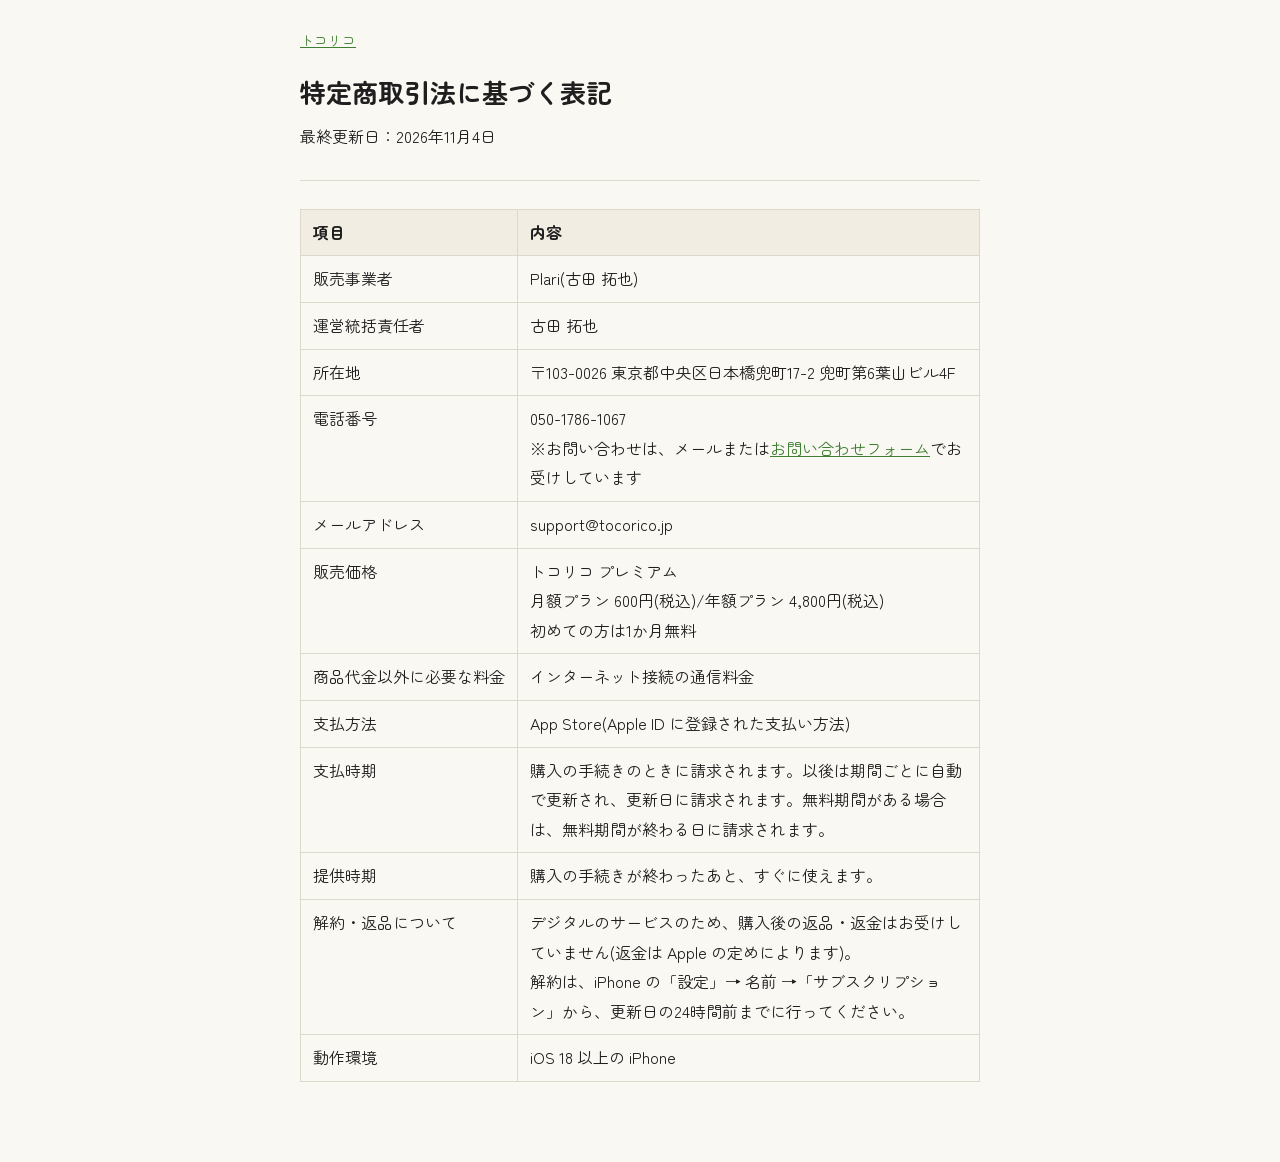
<file: tokushoho.html>
<!doctype html>
<html lang="ja">
<head>
<meta charset="utf-8">
<meta name="viewport" content="width=device-width, initial-scale=1">
<title>特定商取引法に基づく表記｜トコリコ</title>
<style>
@font-face{font-family:"Zen Maru Gothic";font-style:normal;font-weight:400;font-display:swap;src:url("fonts/ZenMaruGothic-Regular.woff2") format("woff2")}
@font-face{font-family:"Zen Maru Gothic";font-style:normal;font-weight:700;font-display:swap;src:url("fonts/ZenMaruGothic-Bold.woff2") format("woff2")}
:root{--bg:#FAF8F3;--text:#1F1F1F;--link:#3F7F32;--line:#DDD8CC}
*{box-sizing:border-box}
html{-webkit-text-size-adjust:100%}
body{margin:0;background:var(--bg);color:var(--text);font-family:"Zen Maru Gothic",-apple-system,"Hiragino Sans",sans-serif;font-size:16px;line-height:1.85;word-break:break-word}
main{max-width:720px;margin:0 auto;padding:28px 20px 64px}
h1{font-size:26px;line-height:1.4;margin:0 0 12px}
h2{font-size:20px;line-height:1.5;margin:36px 0 8px}
h3{font-size:17px;line-height:1.5;margin:24px 0 6px}
p{margin:0 0 14px}
ul{margin:0 0 14px;padding-left:1.4em}
li{margin:4px 0}
a{color:var(--link);text-decoration:underline}
hr{border:none;border-top:1px solid var(--line);margin:28px 0}
.table-wrap{overflow-x:auto;margin:0 0 16px}
table{border-collapse:collapse;min-width:100%}
th,td{border:1px solid var(--line);padding:8px 12px;text-align:left;vertical-align:top}
th{background:#F1EDE2}
th:first-child,td:first-child{white-space:nowrap}
.back{margin:0 0 20px;font-size:14px}
/* 特定商取引法に基づく表記(TB-342):項目の列が長い(「商品代金以外に必要な料金」)ので、狭い画面では項目の列も折り返して中身の列を広く */
@media (max-width:560px){.page-tokushoho th:first-child,.page-tokushoho td:first-child{white-space:normal;width:32%}}
</style>
</head>
<body>
<main class="page-tokushoho">
<p class="back"><a href="./">トコリコ</a></p>
<h1>特定商取引法に基づく表記</h1>
<p>最終更新日：2026年11月4日</p>
<hr>
<div class="table-wrap"><table><thead><tr><th>項目</th><th>内容</th></tr></thead><tbody><tr><td>販売事業者</td><td>Plari(古田 拓也)</td></tr><tr><td>運営統括責任者</td><td>古田 拓也</td></tr><tr><td>所在地</td><td>〒103-0026 東京都中央区日本橋兜町17-2 兜町第6葉山ビル4F</td></tr><tr><td>電話番号</td><td>050-1786-1067<br>※お問い合わせは、メールまたは<a href="https://forms.gle/25uSjL89SB3fsXRS8" rel="noopener">お問い合わせフォーム</a>でお受けしています</td></tr><tr><td>メールアドレス</td><td>support@tocorico.jp</td></tr><tr><td>販売価格</td><td>トコリコ プレミアム<br>月額プラン 600円(税込)/年額プラン 4,800円(税込)<br>初めての方は1か月無料</td></tr><tr><td>商品代金以外に必要な料金</td><td>インターネット接続の通信料金</td></tr><tr><td>支払方法</td><td>App Store(Apple ID に登録された支払い方法)</td></tr><tr><td>支払時期</td><td>購入の手続きのときに請求されます。以後は期間ごとに自動で更新され、更新日に請求されます。無料期間がある場合は、無料期間が終わる日に請求されます。</td></tr><tr><td>提供時期</td><td>購入の手続きが終わったあと、すぐに使えます。</td></tr><tr><td>解約・返品について</td><td>デジタルのサービスのため、購入後の返品・返金はお受けしていません(返金は Apple の定めによります)。<br>解約は、iPhone の「設定」→ 名前 →「サブスクリプション」から、更新日の24時間前までに行ってください。</td></tr><tr><td>動作環境</td><td>iOS 18 以上の iPhone</td></tr></tbody></table></div>
</main>
</body>
</html>
</file>
<file: assets/top.css>
/* トコリコのホームページ(トップ)の見た目。決まりは docs/homepage/design.md(トコリコ HP Design System)。TB-456 の骨組み案2を、TB-465 で本物の作りにした(試しの見た目から選んだ形だけを移した) */
@font-face{font-family:"Zen Kaku Gothic New";font-weight:500;font-style:normal;font-display:swap;src:url("fonts/zkg-500.woff2") format("woff2")}
@font-face{font-family:"Zen Kaku Gothic New";font-weight:700;font-style:normal;font-display:swap;src:url("fonts/zkg-700.woff2") format("woff2")}
@font-face{font-family:"Zen Kaku Gothic New";font-weight:900;font-style:normal;font-display:swap;src:url("fonts/zkg-900.woff2") format("woff2")}
/* 見出しの字(TB-463):M PLUS Rounded 1c の太さ800。このサイトの文字だけを切り出した物(build.mjs)。見出しに使うときだけ読み込まれる */
@font-face{font-family:"M PLUS Rounded 1c";font-weight:800;font-style:normal;font-display:swap;src:url("fonts/mprd-800.woff2") format("woff2")}
@font-face{font-family:"Mochiy Pop One";font-weight:400;font-style:normal;font-display:swap;src:url("fonts/mochiy-logo.woff2") format("woff2")}

/* 色はアプリの tokens.css と同じ値(昼・夜) */
:root,:root[data-theme="light"]{
  --bg:#FFFFFF;--panel-bg:#FFFFFF;--inner-bg:#F3F4F1;--text:#1F1F1F;--sub:#6B6B6B;--border:#E3E3E1;
  --accent:#3F7F32;--accent-face:#3F7F32;--accent-dark:#336628;--on-accent:#FFFFFF;--accent-pale:#EFF7EA;--accent-pale2:#E3F1DC;
  --yellow:#F2B705;--yellow-soft:#FFF4CC;--ink-face:#1F1F1F;--shade-rgb:0 0 0;
  --radius-card:12px;--radius-pill:999px;--gutter:16px;--max:1080px;
  /* 緑の面(一番上・①②③・ページの最後の段。TB-463)。昼も夜も同じ値なので、夜の欄では変えない */
  --hero-bg:#3F7F32;--on-hero:#FFFFFF;
  --hero-chip:#346829;  /* 長さの札の地:緑に黒を 18% 重ねた色 */
  --radius-sheet-top:28px; /* 緑の面にかぶせる面・最後の段の上の角 */
  /* 見出しの字(TB-463 で M PLUS Rounded 1c の太さ800に決めた) */
  --font-head:"M PLUS Rounded 1c","Zen Kaku Gothic New",system-ui,-apple-system,sans-serif;--fw-head:800;
  color-scheme:light;
}
:root[data-theme="dark"]{
  --bg:#000000;--panel-bg:#1C1C1E;--inner-bg:#2C2C2E;--text:#F2F2F2;--sub:#A3A3A3;--border:#38383A;
  --accent:#6DBB5A;--accent-face:#3F7F32;--accent-dark:#336628;--accent-pale:#1E281C;--accent-pale2:#253322;
  --yellow-soft:#3A3216;--ink-face:#3A3A3A;
  color-scheme:dark;
}
*{box-sizing:border-box}
html{-webkit-text-size-adjust:100%;scroll-padding-top:64px}
body{margin:0;background:var(--bg);color:var(--text);font-family:"Zen Kaku Gothic New",system-ui,-apple-system,sans-serif;font-weight:500;font-size:16px;line-height:1.7;overflow-x:hidden}
img,video{display:block;max-width:100%}
a{color:inherit}
h1,h2,h3,p{margin:0}
.nobr{white-space:nowrap;display:inline-block}
.wrap{max-width:var(--max);margin:0 auto;padding:0 var(--gutter)}
.sub{color:var(--sub)}

/* 上の帯 */
.hd{position:sticky;top:0;z-index:20;background:var(--bg);border-bottom:1px solid var(--border)}
.hd-in{max-width:var(--max);margin:0 auto;padding:0 var(--gutter);height:56px;display:flex;align-items:center;gap:8px}
.logo{display:flex;align-items:center;gap:8px;text-decoration:none;min-height:44px}
.logo img{width:32px;height:32px;border-radius:8px}
.logo span{font-family:"Mochiy Pop One",sans-serif;font-size:20px;color:var(--accent);line-height:1}
.hd-nav{margin-left:auto;display:flex;align-items:center;gap:2px}
.hd-nav a{font-size:14px;font-weight:700;text-decoration:none;padding:0 10px;min-height:44px;display:flex;align-items:center;color:var(--text)}
.theme-btn{width:44px;height:44px;border-radius:var(--radius-pill);border:1px solid var(--border);background:var(--bg);color:var(--text);display:grid;place-items:center;cursor:pointer;padding:0}
.theme-btn svg{width:20px;height:20px}
:root[data-theme="dark"] .ic-moon,:root:not([data-theme="dark"]) .ic-sun{display:none}
@media (max-width:560px){.hd-nav a.pc{display:none}}

/* App Store の公式バッジ(画像は変えない・まわりの余白は高さの4分の1以上) */
.store{display:inline-block;padding:12px;margin:-12px;border-radius:12px}
.store img{height:48px;width:auto}
.store--big img{height:56px}
.store--big{padding:14px;margin:-14px}

/* ボタン(緑=押す・進む) */
.btn{display:inline-flex;align-items:center;justify-content:center;min-height:48px;padding:0 22px;border-radius:var(--radius-pill);background:var(--accent-face);color:var(--on-accent);font-weight:700;font-size:16px;text-decoration:none;border:0;cursor:pointer}
.link{color:var(--accent);font-weight:700;text-decoration:none;display:inline-flex;align-items:center;min-height:44px}

/* 見出し */
.sec{padding-top:56px;padding-bottom:56px}
.sec-h{font-size:24px;line-height:1.45;letter-spacing:.01em}
.sec-lead{margin-top:8px;color:var(--sub);font-size:15px}

/* 料金(短い形) */
.price{display:grid;gap:12px;margin-top:20px}
.price-card{border:1px solid var(--border);border-radius:var(--radius-card);padding:18px 18px 16px;background:var(--panel-bg)}
.price-card h3{font-size:16px;font-weight:900}
.price-card .amt{font-size:15px;margin-top:4px}
.price-card .amt b{font-size:26px;font-weight:900;letter-spacing:.01em}
.price-card ul{margin:10px 0 0;padding:0;list-style:none;display:grid;gap:4px;font-size:14px}
.price-card li{padding-left:22px;position:relative}
.price-card li::before{content:"";position:absolute;left:4px;top:.62em;width:8px;height:8px;border-radius:50%;background:var(--accent)}
.price-card--pr{border-color:var(--accent)}
.tag{display:inline-block;font-size:12px;font-weight:700;padding:2px 8px;border-radius:6px;background:var(--yellow-soft);color:var(--text);margin-left:6px;vertical-align:2px}
@media (min-width:760px){.price{grid-template-columns:1fr 1fr}}

/* よくある質問(開いて読む) */
.faq{margin-top:16px;border-top:1px solid var(--border)}
.faq details{border-bottom:1px solid var(--border)}
.faq summary{list-style:none;cursor:pointer;min-height:56px;display:flex;align-items:center;gap:12px;font-weight:700;padding:8px 0}
.faq summary::-webkit-details-marker{display:none}
.faq summary::after{content:"";margin-left:auto;flex:none;width:10px;height:10px;border-right:2px solid var(--sub);border-bottom:2px solid var(--sub);transform:rotate(45deg) translateY(-3px);transition:transform .2s}
.faq details[open] summary::after{transform:rotate(-135deg) translateY(-3px)}
.faq details p{padding:0 0 16px;color:var(--sub);font-size:15px}

/* 旅のガイド(読めたときだけ記事が並ぶ) */
.guide-list{list-style:none;margin:16px 0 0;padding:0;display:grid;gap:12px}
.guide-item{display:grid;grid-template-columns:96px 1fr;gap:12px;align-items:center;text-decoration:none;min-height:64px}
.guide-photo{width:96px;height:64px;object-fit:cover;border-radius:8px;background:var(--inner-bg)}
.guide-title{display:block;font-weight:700;font-size:15px;line-height:1.5;display:-webkit-box;-webkit-line-clamp:2;-webkit-box-orient:vertical;overflow:hidden}
.guide-country{display:block;font-size:13px;color:var(--sub)}
.guide-list[aria-busy] .guide-item{visibility:hidden}

/* 最後の入口 */
.end{padding:48px 0 56px;text-align:center}
.end .icon{width:80px;height:80px;border-radius:18px;margin:0 auto}
.end .name{font-family:"Mochiy Pop One",sans-serif;color:var(--accent);font-size:22px;margin-top:10px}
.end .tl{font-size:14px;color:var(--sub);margin:2px 0 20px}

/* 下の帯 */
.ft{border-top:1px solid var(--border);padding:28px 0 40px;font-size:13px;color:var(--sub)}
main:has(> .end:last-child) ~ .ft{border-top:0}
.ft-in{max-width:var(--max);margin:0 auto;padding:0 var(--gutter);display:grid;gap:8px;justify-items:center;text-align:center}
.ft nav{display:flex;flex-wrap:wrap;justify-content:center;column-gap:16px}
.ft nav a{text-decoration:none;min-height:44px;display:inline-flex;align-items:center}
.ft .sns{display:flex;gap:8px}
.ft .sns a{width:44px;height:44px;display:grid;place-items:center;color:var(--text)}

/* スマホの枠(アプリの本物の画面を入れる。飾りは細いふちだけ) */
.phone{position:relative;border-radius:34px;padding:7px;background:var(--text);width:100%}
:root[data-theme="dark"] .phone{background:#3A3A3A}
.phone > .scr{border-radius:28px;overflow:hidden;background:var(--bg);aspect-ratio:1206/2622;position:relative}
.phone > .scr > img,.phone > .scr > video,.phone > .scr > picture > img{width:100%;height:100%;object-fit:cover;object-position:top}
.scr > picture{display:block;height:100%}
.shot{border-radius:var(--radius-card);overflow:hidden;border:1px solid var(--border);background:var(--bg)}
.shot img{width:100%;height:auto}

@media (prefers-reduced-motion:reduce){*{scroll-behavior:auto!important;transition:none!important;animation:none!important}}
.end-note{font-size:13px;margin-top:18px}

/* ==== 案2 1枚の画面を指して見せる・押すと開く ==== */
.s2-hero{padding-top:24px;padding-bottom:18px}
.s2-kind{font-size:14px;font-weight:700;color:var(--sub)}
.s2-h1{font-size:30px;line-height:1.4;margin-top:4px}
.s2-lead{margin-top:8px;font-size:15px}
.s2-store{margin-top:18px;display:flex;align-items:center;gap:20px}
.s2-free{font-size:13px}

.anno{display:grid;grid-template-columns:176px 1fr;gap:14px;align-items:center;padding-bottom:40px}
.anno-fig{position:relative;margin:0}
.pin{position:absolute;width:44px;height:44px;margin:-22px 0 0 -22px;border-radius:50%;border:0;background:transparent;cursor:pointer;padding:0;display:grid;place-items:center;font:inherit;font-size:15px;font-weight:900;color:var(--on-accent)}
.pin::before{content:"";position:absolute;inset:8px;border-radius:50%;background:var(--accent-face);box-shadow:0 0 0 3px var(--bg),0 2px 6px rgb(var(--shade-rgb) / .3)}
.pin{isolation:isolate}
.pin::before{z-index:-1;transition:transform .25s,box-shadow .25s}
/* ①地図の印・②移動時間の行・③予約の入った行を指す(一番上の画面の中の位置。画面を撮り直したら合わせる) */
/* --x=指す物の右の端・--y=指す物の上下の真ん中(一番上の画面の画像の中の割合。撮ったときの部品の位置から page.mjs が計算する。TB-466・TB-467)。
   丸は枠(.anno-fig)の中に置くので、スマホの枠のふち --f(7px)を足す。下のふち --fb は、タブバーの所で切った枠では 0(TB-467 から一番上は切らない) */
.anno-fig{--f:7px;--fb:7px}
.anno-fig:has(> .phone--cut){--fb:0px}
/* 丸は指す物の右の端からずらす(TB-467):--dx=丸の半径(面 14px+まわりの輪 6px)+すき間 2px。data-side="r" は外の右・"l" は中の右端 */
.pin{--dx:22px;left:calc(var(--f) + (100% - 2 * var(--f)) * var(--x) + var(--dx));top:calc(var(--f) + (100% - var(--f) - var(--fb)) * var(--y))}
.pin[data-side="l"]{--dx:-22px}
/* ひとめぐりの輪:1つにつき1回だけ(top.js が .is-ring を付けて外す)。動きの名前は ring(前の案2の繰り返す波紋 ping と分ける。TB-459) */
.pin::after{content:"";position:absolute;inset:4px;border-radius:50%;border:2px solid var(--accent);opacity:0;display:none}
.pin.is-ring::after{display:block;animation:ring 1.6s ease-out 1 both}
@keyframes ring{0%{transform:scale(.8);opacity:.9}70%,100%{transform:scale(1.6);opacity:0}}
/* 動きを減らす設定:ひとめぐりはせず、①②③の丸のまわりに緑の輪を出したまま止める */
.still .pin::before{box-shadow:0 0 0 3px var(--bg),0 0 0 6px var(--accent)}
.anno-list{list-style:none;margin:0;padding:0;display:grid;gap:10px}
.anno-item{width:100%;text-align:left;border:0;background:none;padding:6px 0;font:inherit;color:var(--text);display:grid;grid-template-columns:26px 1fr;gap:8px;cursor:pointer;min-height:44px}
.anno-item .no{width:26px;height:26px;border-radius:50%;background:var(--accent-face);color:var(--on-accent);font-size:14px;font-weight:900;display:grid;place-items:center;margin-top:2px}
.anno-item b{display:block;font-size:16px;line-height:1.45}
.anno-plus{font-style:normal;color:var(--accent);font-weight:700;margin-left:4px}
/* 問いかけ(太さ 500=見出しより一段弱く。直す1回目・2回目)と長さの札(中身の長さ) */
.ask{white-space:pre-line;display:block;font-size:13px;font-weight:500;color:var(--sub);line-height:1.45;margin-bottom:2px}
.len{display:inline-block;font-size:12px;font-weight:700;line-height:1.4;padding:1px 7px;border-radius:6px;background:var(--inner-bg);color:var(--sub);margin-top:4px}
@media (min-width:760px){
  .s2-hero{padding-top:56px;text-align:center}
  .s2-h1{font-size:46px}
  .s2-store{justify-content:center}
  .anno{grid-template-columns:300px 360px;justify-content:center;gap:48px}
  .anno-item b{font-size:20px}
}

.tiles{padding-top:16px}
.tile-grid{display:grid;grid-template-columns:1fr 1fr;gap:10px;margin-top:16px}
.tile{display:flex;flex-direction:column;border:1px solid var(--border);border-radius:var(--radius-card);background:var(--panel-bg);overflow:hidden;padding:0;font:inherit;color:var(--text);text-align:left;cursor:pointer;text-decoration:none}
.tile--wide{grid-column:span 2}
.tile-img{display:block;height:112px;overflow:hidden;background:var(--inner-bg);border-bottom:1px solid var(--border)}
.tile--wide .tile-img{height:150px}
.tile-img img{width:100%;height:auto;transition:transform 1.6s ease-in-out}
/* 横長のタイルも画面は横幅いっぱい(左右に灰色の帯を作らない。旅の表紙と題名が見える位置。直す1回目) */
.pos-wide img{transform:translateY(-6%)}
.pos-mid img{transform:translateY(-30%)}
.pos-compare img{transform:translateY(-45%)}
.pos-top2 img{transform:translateY(-6%)}
.pos-la img{transform:translateY(-64%)}
.pos-bottom img{transform:translateY(-58%)}
.tile-t{display:flex;align-items:center;flex-wrap:wrap;gap:4px;padding:10px 34px 10px 12px;font-size:14px;font-weight:700;line-height:1.4;position:relative;min-height:56px}
.tile-t .tag{margin-left:0}
.tile-t .ask{width:100%;margin-bottom:0}
.tile-t .len{margin-top:0}
.tile-t i{position:absolute;right:10px;top:50%;transform:translateY(-50%);font-style:normal;color:var(--accent);font-weight:900}
.info-row{display:grid;grid-template-columns:1fr 1fr;gap:10px;margin-top:10px}
.info{border:1px solid var(--border);border-radius:var(--radius-card);background:var(--panel-bg);font:inherit;color:var(--text);text-align:left;padding:12px 30px 12px 12px;position:relative;cursor:pointer;min-height:64px}
.info b{display:block;font-size:16px;font-weight:900}
.info .info-d{display:block;font-size:12px;color:var(--sub);line-height:1.5}
.info i{position:absolute;right:10px;top:50%;transform:translateY(-50%);font-style:normal;color:var(--accent);font-weight:900}
.tile-t i,.info i{transition:transform .25s}
@media (min-width:760px){.tile-grid{grid-template-columns:repeat(4,1fr)}.tile-img{height:150px}}
.s2-guide{padding-top:40px;padding-bottom:16px}

/* 押すと開く窓:押した所から大きく広がり、上を少し空けたカードになる(うしろは暗く・上の角だけ丸く。TB-461)。
   画面いっぱいの透明な dialog の中にカード。すき間からは暗くしたうしろのページが見え、すき間を押すと閉じる。広がる・縮む動きは dialog の切り抜き(top.js) */
.zoom{border:0;padding:0;margin:0;inset:0;width:100%;height:100%;max-width:none;max-height:none;height:100dvh;background:transparent;color:var(--text);overflow:hidden;overscroll-behavior:contain}
.zoom::backdrop{background:rgb(var(--shade-rgb) / .45)}
.zoom-card{position:absolute;left:0;right:0;bottom:0;top:calc(env(safe-area-inset-top) + 40px);background:var(--panel-bg);border-radius:30px 30px 0 0;box-shadow:0 -8px 30px rgb(var(--shade-rgb) / .25);overflow:auto;overscroll-behavior:contain;-webkit-overflow-scrolling:touch}
.sheet-in{padding:22px 18px calc(40px + env(safe-area-inset-bottom));max-width:560px;margin:0 auto;position:relative}
/* 中が短いときは、中身全体を上下の真ん中に(高さは top.js がカードの高さに合わせる) */
.sheet-in.is-mid{display:flex;flex-direction:column;justify-content:center}
/* 上の取っ手:下へはらうと閉じる */
.grab{position:absolute;left:0;right:0;top:0;height:28px;touch-action:none;cursor:grab;z-index:1}
.grab::before{content:"";position:absolute;left:50%;top:10px;width:40px;height:5px;margin-left:-20px;border-radius:3px;background:var(--border)}
.zoom img,.zoom video{-webkit-user-drag:none;user-select:none}
.sheet-x:focus:not(:focus-visible){outline:none}
/* 閉じる「×」:カードの右上に止める(中をスクロールしても見えたまま。TB-467)。高さ 0 の帯を sticky にして、ボタンだけ帯からはみ出させる(中身を押し下げない)。
   面は箱の地の色で塗り、線で区切る(中の字・画面に重なっても、うしろは見えない) */
.sheet-xbar{position:sticky;top:0;height:0;max-width:560px;margin:0 auto;z-index:2}
.sheet-x{position:absolute;right:10px;top:10px;width:44px;height:44px;border-radius:50%;border:1px solid var(--border);background:var(--panel-bg);color:var(--text);font-size:22px;line-height:1;cursor:pointer}
.sh-trouble{font-size:13px;color:var(--sub);padding-right:48px;white-space:pre-line}
.sh-note{font-size:12px;color:var(--sub);line-height:1.6;margin-top:6px}
.sh-foot{font-size:12px;color:var(--sub);line-height:1.6;margin-top:20px}
.sh-h{font-size:22px;line-height:1.45;padding-right:48px;margin-top:2px}
/* 開いたときに読み上げの場所を見出しへ移す(tabindex=-1)。押す物ではないので印の枠は出さない */
.sh-h:focus{outline:none}
.sh-text{font-size:15px;margin-top:6px}
.sh-body{margin-top:16px}
.sh-phone{width:230px;margin:0 auto}
.sh-pair{display:grid;grid-template-columns:1fr 1fr;gap:10px;align-items:start}
.sh-pair .sh-phone{width:100%}
.hl{position:absolute;left:14.5%;width:27%;height:4.4%;border:3px solid var(--yellow);border-radius:10px;opacity:0;animation:hl 4.5s infinite}
.hl1{top:39.4%}.hl2{top:54.2%;animation-delay:.5s}.hl3{top:69.9%;animation-delay:1s}
@keyframes hl{0%,8%{opacity:0;transform:scale(1.15)}18%,80%{opacity:1;transform:scale(1)}100%{opacity:0}}
/* 予約の窓:探す・控える・比べるを縦に(札は言葉。①②③にしない) */
.steps{list-style:none;margin:0;padding:0;display:grid;gap:28px}
.step-t{font-size:15px;font-weight:700;margin-bottom:10px;line-height:1.6}
.step-t .len{margin:0 8px 0 0;vertical-align:1px}
/* 開いている間、うしろのページを今の位置で止める(TB-461。top は top.js が入れる) */
html.lock{overflow:hidden;overscroll-behavior:none}
html.lock body{position:fixed;left:0;right:0;width:100%;overflow:hidden;overscroll-behavior:none}

/* ---- TB-463 決めた見た目 ---- */
/* 見出しの字:大きな見出し・①②③の見出し・段の見出し・押して開いた中の見出し */
.s2-h1,.anno-item b,.sec-h,.sh-h{font-family:var(--font-head);font-weight:var(--fw-head)}
/* 一番上と①②③の段:画面の幅いっぱいの緑の面。上の字は白。下の段の面が 28px かぶさるぶん、下を足す */
.s2-top{background:var(--hero-bg);color:var(--on-hero);padding-bottom:var(--radius-sheet-top)}
.s2-top .s2-kind,.s2-top .s2-h1,.s2-top .s2-free,.s2-top .anno-item,.s2-top .anno-plus{color:var(--on-hero)}
.s2-top .anno-item .no{background:var(--on-hero);color:var(--hero-bg)}
.s2-top .ask{color:var(--on-hero)}
.s2-top .len{background:var(--hero-chip);color:var(--on-hero)}
/* ひとめぐりで右の一言が光る:面は塗らず、枠から 6px のふちに白い線 2px(TB-464 の b。角は枠の丸み 10px に沿う)。
   線は outline(影を2枚重ねると角に細い白いすじが出た)。キーボードで選んだときの印(:focus-visible)は消さない */
.anno-item{border-radius:10px;transition:outline-color .25s}
.s2-top .anno-item:not(:focus-visible){outline:2px solid transparent;outline-offset:4px}
.s2-top .anno-item.is-lit{outline:2px solid var(--on-hero);outline-offset:4px}
/* 「旅行中も旅のあとも」の段:上の角を丸めた地の色の面を、緑の面にかぶせる */
.s2-sheet{position:relative;background:var(--bg);border-radius:var(--radius-sheet-top) var(--radius-sheet-top) 0 0;margin-top:calc(-1 * var(--radius-sheet-top))}
/* ページの最後の段:上の角を丸めた緑の面。上の字は白(アイコンとバッジの画像は今のまま) */
.end{background:var(--hero-bg);color:var(--on-hero);border-radius:var(--radius-sheet-top) var(--radius-sheet-top) 0 0}
.end .name,.end .tl,.end .end-note{color:var(--on-hero)}

/* バッジの場所:大きな見出しの右(「基本無料」はその下)。見出しの2行の真ん中にそろえる。入りきらない幅では top.js が .b-below を付け、見出しの下に出す(TB-461・TB-463)。
   右を最初からの形にした(TB-466:前は JS が開いたあとに右へ移していて、一番上の段の高さが変わり①②③の段がずれた=Lighthouse の CLS) */
:root:not(.b-below) .s2-hero{display:grid;grid-template-columns:max-content max-content;column-gap:20px;align-items:center;justify-content:start}
:root:not(.b-below) .s2-kind{grid-column:1/-1}
:root:not(.b-below) .s2-store{margin-top:4px;flex-direction:column;align-items:center;gap:6px}
@media (min-width:760px){:root:not(.b-below) .s2-hero{justify-content:center}}

/* 押した手ごたえ:押した物が少し縮み(0.97倍)、押した所から緑の波が広がって消える(動きを減らす設定では色が変わるだけ) */
[data-sheet]{-webkit-tap-highlight-color:transparent}
.tile,.info,.anno-item{position:relative;overflow:hidden}
.tile{transition:border-color .25s,box-shadow .25s,transform .12s}
.info,.anno-item{transition:transform .12s,outline-color .25s}
.is-down:not(.pin){transform:scale(.97)}
.pin.is-down::before{transform:scale(.85)}
.still .is-down:not(.pin){background:var(--inner-bg);transform:none}
.wave{position:absolute;border-radius:50%;background:var(--accent);opacity:.22;pointer-events:none;transform:scale(0);animation:wave .5s ease-out forwards}
@keyframes wave{to{transform:scale(1);opacity:0}}

/* 動画:開いた直後に枠が空にならないよう、最初のコマの画像を下に敷く(.vposter)。動画は上に重ねる */
.scr > .vposter{position:absolute;inset:0;width:100%;height:100%;object-fit:cover;object-position:top}
.scr > video{position:relative}
/* タブバーの上の端で切った画面写真(TB-466):スマホの枠もそこで切り、下の角は丸めない */
.phone--cut{padding-bottom:0;border-radius:34px 34px 0 0}
.phone--cut > .scr{aspect-ratio:auto;border-radius:28px 28px 0 0}
.phone--cut > .scr > img,.phone--cut > .scr > picture > img{height:auto}
/* 動画(地図の動画は承認された動画の画面の中だけを切った物):動画の画面の角の丸み(幅の約9.4%)より小さく丸めると角に黒い枠が出るので、
   スマホの画面の角は幅の 9.6%(縦は高さの 4.4%)と 28px の大きい方にする(窓で大きく開いたときのため) */
.phone--video > .scr{border-radius:max(28px, 9.6%) / max(28px, 4.4%)}
/* 窓の動画の下:再生中は進み具合の線(見るだけ)・終わったら「↻ もう一度見る」(TB-339 と同じ形。TB-466) */
.vwrap{width:max-content;max-width:100%;margin:0 auto}
.play-ctl{height:44px;margin-top:16px;display:flex;justify-content:center;align-items:flex-start}
.play-bar{display:block;visibility:hidden;width:80%;height:4px;margin-top:4px;border-radius:2px;background:var(--border);overflow:hidden}
.vwrap[data-play="playing"] .play-bar{visibility:visible}
.play-bar i{display:block;height:100%;background:var(--accent);transform-origin:0 50%;transform:scaleX(0)}
.replay{display:inline-flex;align-items:center;gap:6px;min-height:44px;padding:0 20px;border:0;border-radius:var(--radius-pill);background:var(--panel-bg);color:var(--accent);font:inherit;font-size:15px;font-weight:700;letter-spacing:.04em;box-shadow:0 14px 34px rgb(var(--shade-rgb) / .16);cursor:pointer;white-space:nowrap}
:root[data-theme="dark"] .replay{background:var(--inner-bg);box-shadow:0 14px 34px rgb(var(--shade-rgb) / .45)}
.replay[hidden]{display:none}
.replay:focus-visible{outline:2px solid var(--accent);outline-offset:2px}
/* ③:3枚を上から順に、間に下向きの矢印 */
.ai-steps{display:grid;justify-items:center;gap:8px}
.ai-steps .sh-phone{margin:0}
.ai-down{color:var(--sub);display:grid;place-items:center;height:32px}

/* /app(App Store のトコリコのページへ移す) */
.app-page{max-width:560px;margin:0 auto;padding:56px var(--gutter);text-align:center;display:grid;gap:14px;justify-items:center}
.app-page img{border-radius:20px}
.app-page h1{font-size:22px;font-weight:900;line-height:1.5}
</file>
